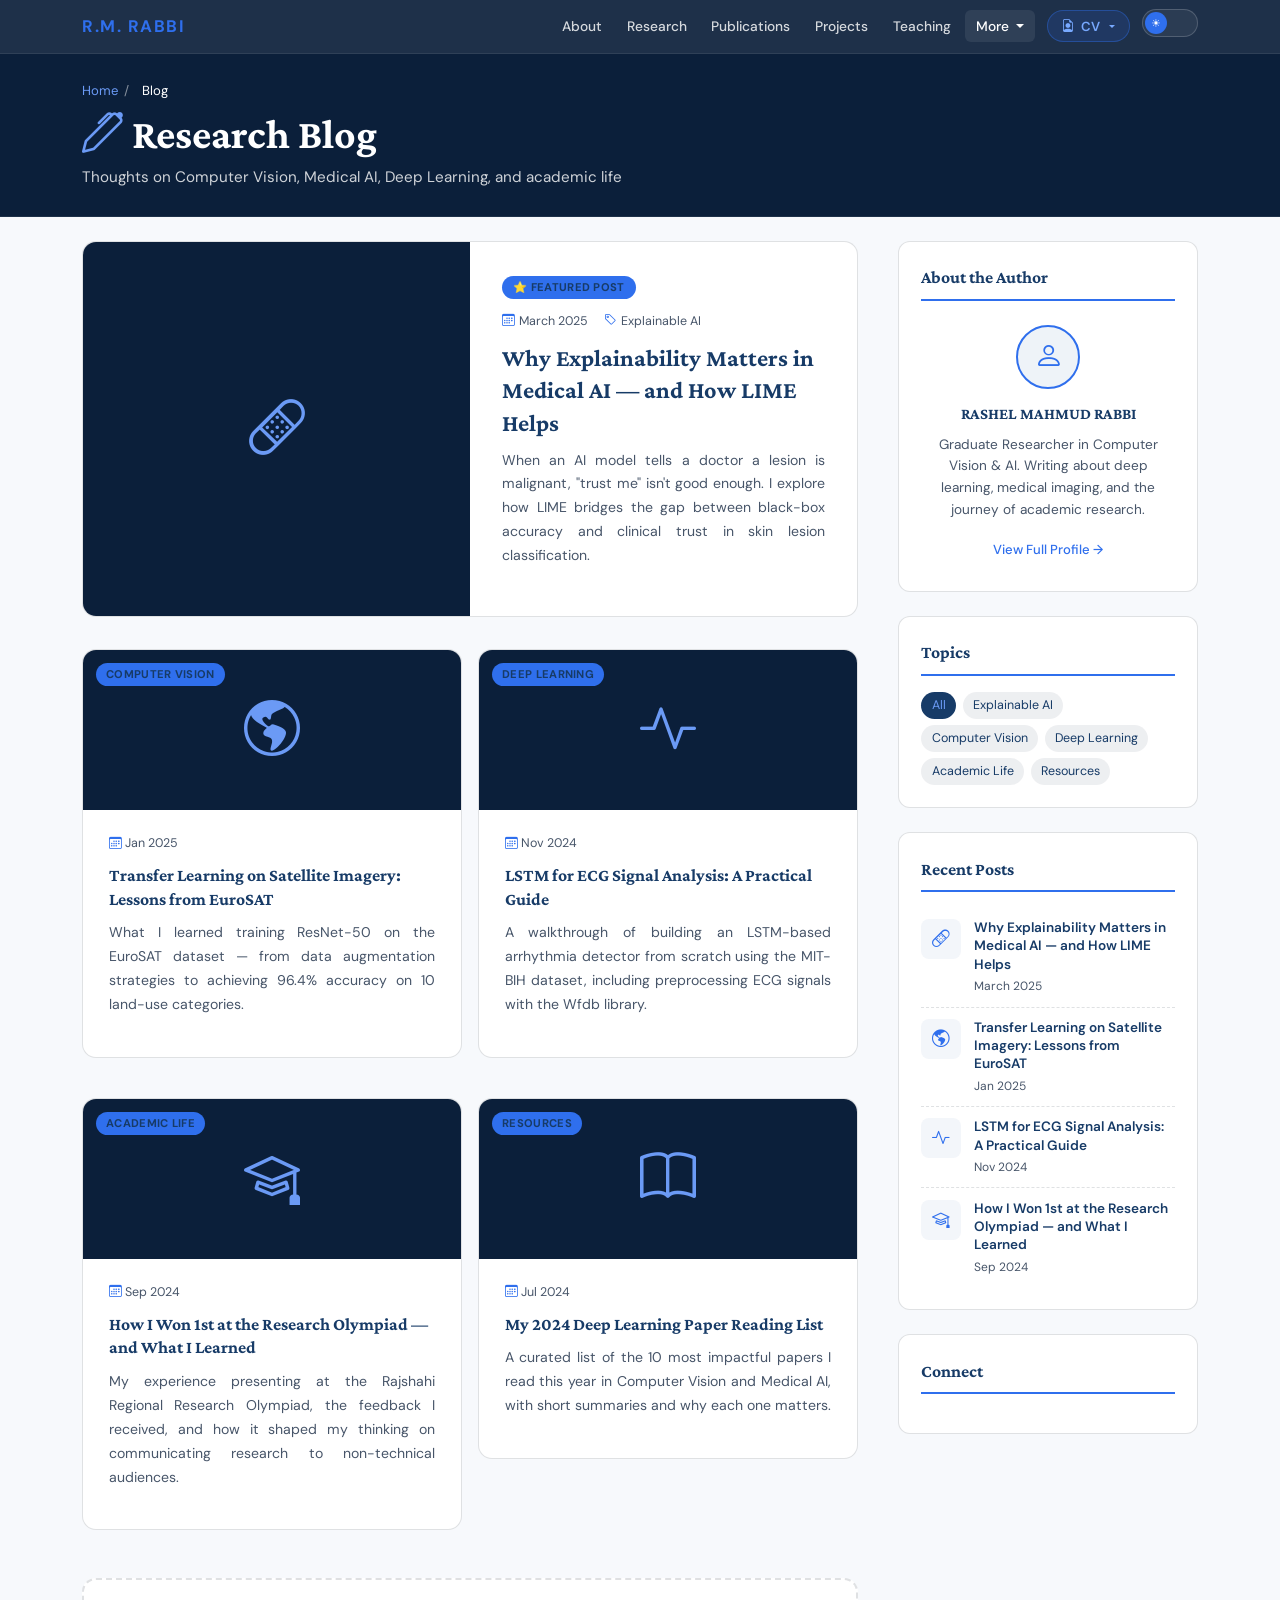
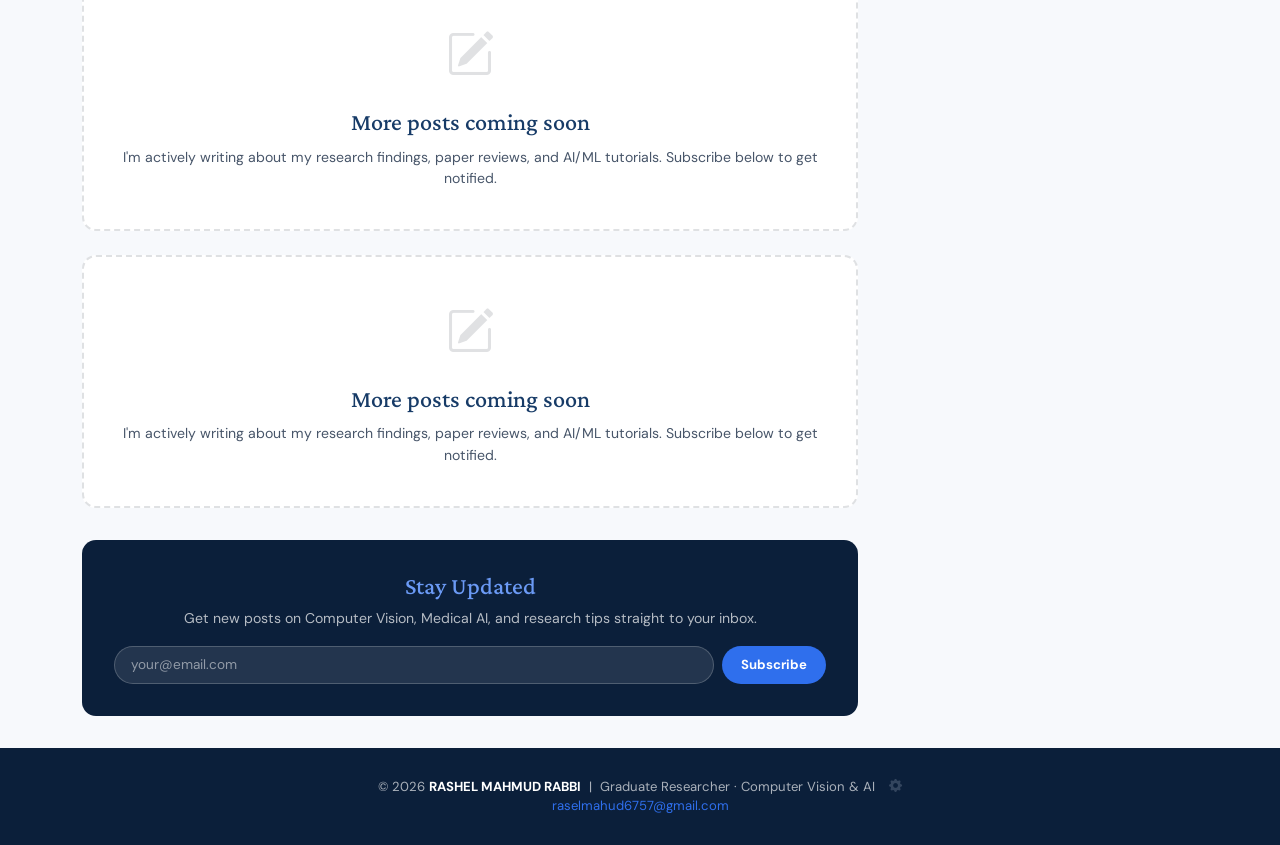
<file: blog/index.html>
<!DOCTYPE html>
<html lang="en">
<head>
  <meta charset="UTF-8"/>
  <meta name="viewport" content="width=device-width, initial-scale=1.0"/>
  <title>Blog – RASHEL MAHMUD RABBI</title>
  <meta name="description" content="Research blog by Rashel Mahmud Rabbi focusing on Computer Vision, Medical AI, Deep Learning, and academic insights."/>
  <!-- Open Graph -->
  <meta property="og:type" content="blog"/>
  <meta property="og:title" content="Blog – RASHEL MAHMUD RABBI"/>
  <meta property="og:description" content="Thoughts on Computer Vision, Medical AI, Deep Learning, and academic life."/>
  <meta property="og:url" content="https://rashelmahmudrabbi.github.io/blog/index.html"/>
  <meta property="og:image" content="https://rashelmahmudrabbi.github.io/media/profile/Prof._Passport_size_image.jpg"/>
  <meta property="og:site_name" content="RASHEL MAHMUD RABBI"/>
  <!-- Twitter Card -->
  <meta name="twitter:card" content="summary_large_image"/>
  <meta name="twitter:title" content="Blog – RASHEL MAHMUD RABBI"/>
  <meta name="twitter:description" content="Thoughts on Computer Vision, Medical AI, Deep Learning, and academic life."/>
  <meta name="twitter:image" content="https://rashelmahmudrabbi.github.io/media/profile/Prof._Passport_size_image.jpg"/>
  <link rel="canonical" href="https://rashelmahmudrabbi.github.io/blog/index.html"/>
  <link rel="icon" type="image/svg+xml" href="data:image/svg+xml,%3Csvg xmlns='http://www.w3.org/2000/svg' width='32' height='32' viewBox='0 0 32 32'%3E%3Crect width='32' height='32' rx='6' fill='%230b1e3d'/%3E%3Ctext x='16' y='21' text-anchor='middle' font-family='Georgia,serif' font-size='13' font-weight='700' fill='%23b8862a'%3ERMR%3C/text%3E%3C/svg%3E"/>
  <link href="https://cdn.jsdelivr.net/npm/bootstrap@5.3.3/dist/css/bootstrap.min.css" rel="stylesheet"/>
  <link href="https://cdn.jsdelivr.net/npm/bootstrap-icons@1.11.3/font/bootstrap-icons.min.css" rel="stylesheet"/>
  <link href="https://fonts.googleapis.com/css2?family=Crimson+Pro:ital,wght@0,300;0,400;0,600;0,700;1,400&family=DM+Sans:wght@300;400;500;600&display=swap" rel="stylesheet"/>
  <link rel="stylesheet" href="../assets/css/styles.css"/>
  <!-- JSON-LD Structured Data -->
  <script type="application/ld+json">
  {
    "@context": "https://schema.org",
    "@type": "Blog",
    "name": "Research Blog – RASHEL MAHMUD RABBI",
    "url": "https://rashelmahmudrabbi.github.io/blog/index.html",
    "description": "Thoughts on Computer Vision, Medical AI, Deep Learning, and academic life.",
    "author": {
      "@type": "Person",
      "name": "RASHEL MAHMUD RABBI"
    }
  }
  </script>
  <style>
    /* BLOG LAYOUT */
    .blog-section{padding:1.5rem 0 2rem;}
    .blog-grid{display:grid;grid-template-columns:1fr 300px;gap:2.5rem;align-items:start;}

    /* POST CARDS */
    .post-card{background:var(--section-bg);border:1px solid var(--border);border-radius:14px;overflow:hidden;margin-bottom:1.5rem;transition:all .25s;}
    .post-card:hover{box-shadow:0 10px 35px rgba(11,30,61,.1);transform:translateY(-2px);}
    .post-img{height:200px;background:var(--navy-deep);display:flex;align-items:center;justify-content:center;font-size:3.5rem;color:var(--gold-soft);position:relative;}
    .post-tag{position:absolute;top:.8rem;left:.8rem;background:var(--gold);color:var(--navy);font-size:.7rem;font-weight:700;padding:.2rem .65rem;border-radius:20px;text-transform:uppercase;letter-spacing:.3px;}
    .post-body{padding:1.5rem 1.6rem;}
    .post-meta{display:flex;gap:1rem;font-size:.78rem;color:var(--text-mid);margin-bottom:.7rem;flex-wrap:wrap;}
    .post-meta span{display:flex;align-items:center;gap:.3rem;}
    .post-meta i{color:var(--gold);}
    .post-title{font-family:'Crimson Pro',serif;font-size:1.3rem;font-weight:700;color:var(--navy);margin-bottom:.6rem;line-height:1.35;}
    .post-title a{color:inherit;text-decoration:none;transition:color .2s;}
    .post-title a:hover{color:var(--gold);}
    .post-excerpt{font-size:.88rem;color:var(--text-mid);line-height:1.7;margin-bottom:1rem;text-align:justify;text-justify:inter-word;}
    .post-read-more{color:var(--gold);font-size:.85rem;font-weight:600;text-decoration:none;display:inline-flex;align-items:center;gap:.4rem;transition:gap .2s;}
    .post-read-more:hover{color:var(--navy);gap:.7rem;}

    /* FEATURED POST */
    .featured-post{background:var(--section-bg);border:1px solid var(--border);border-radius:14px;overflow:hidden;margin-bottom:2rem;display:grid;grid-template-columns:1fr 1fr;}
    .featured-post .post-img{height:100%;min-height:240px;}
    .featured-post .post-body{padding:2rem;}
    .featured-post .post-title{font-size:1.5rem;}
    .featured-badge{display:inline-block;background:var(--gold);color:var(--navy);font-size:.7rem;font-weight:700;padding:.2rem .7rem;border-radius:20px;margin-bottom:.8rem;text-transform:uppercase;letter-spacing:.3px;}

    /* SIDEBAR */
    .sidebar-card{background:var(--section-bg);border:1px solid var(--border);border-radius:12px;padding:1.4rem;margin-bottom:1.5rem;}
    .sidebar-title{font-family:'Crimson Pro',serif;font-size:1.1rem;font-weight:700;color:var(--navy);margin-bottom:1rem;padding-bottom:.5rem;border-bottom:2px solid var(--gold);}
    .tag-cloud{display:flex;flex-wrap:wrap;gap:.4rem;}
    .tag{font-size:.78rem;background:rgba(11,30,61,.07);color:var(--navy);padding:.25rem .65rem;border-radius:20px;cursor:pointer;transition:all .2s;text-decoration:none;}
    .tag:hover, .tag.active{background:var(--navy);color:var(--gold-lt);}
    .recent-post{display:flex;gap:.8rem;align-items:flex-start;padding:.7rem 0;border-bottom:1px dashed var(--border);cursor:pointer;}
    .recent-post:last-child{border-bottom:none;}
    .recent-icon{width:40px;height:40px;border-radius:8px;background:var(--surface-2);display:flex;align-items:center;justify-content:center;color:var(--gold);font-size:1.1rem;flex-shrink:0;}
    .recent-title{font-size:.85rem;font-weight:600;color:var(--navy);line-height:1.35;margin-bottom:.2rem;}
    .recent-title a{color:inherit;text-decoration:none;}
    .recent-title a:hover{color:var(--gold);}
    .recent-date{font-size:.75rem;color:var(--text-mid);}
    .about-widget{text-align:center;padding:.5rem 0;}
    .about-avatar{width:64px;height:64px;border-radius:50%;border:2px solid var(--gold);background:var(--cream);display:flex;align-items:center;justify-content:center;font-size:1.8rem;color:var(--gold);margin:0 auto .8rem;}
    .about-widget p{font-size:.85rem;color:var(--text-mid);line-height:1.6;}
    .about-widget a{color:var(--gold);font-size:.82rem;font-weight:500;text-decoration:none;}

    /* COMING SOON STATE */
    .coming-soon{text-align:center;padding:2.5rem 2rem;background:var(--section-bg);border:2px dashed var(--border);border-radius:14px;}
    .coming-soon i{font-size:3rem;color:var(--border);display:block;margin-bottom:1rem;}
    .coming-soon h4{font-family:'Crimson Pro',serif;color:var(--navy);margin-bottom:.6rem;}
    .coming-soon p{font-size:.88rem;color:var(--text-mid);margin:0;}

    /* NEWSLETTER */
    .newsletter-card{background:var(--navy-deep);border-radius:14px;padding:2rem;text-align:center;margin-top:2rem;}
    [data-theme="dark"] .newsletter-card{background:var(--surface);border:1px solid var(--line);}
    .newsletter-card h4{font-family:'Crimson Pro',serif;color:var(--gold-lt);margin-bottom:.5rem;}
    .newsletter-card p{color:rgba(255,255,255,.7);font-size:.88rem;margin-bottom:1rem;}
    [data-theme="dark"] .newsletter-card p{color:var(--ink-soft);}
    .newsletter-input{display:flex;gap:.5rem;}
    .newsletter-input input{flex:1;border:none;border-radius:25px;padding:.5rem 1rem;font-size:.85rem;background:rgba(255,255,255,.1);color:#fff;border:1px solid rgba(255,255,255,.2);}
    [data-theme="dark"] .newsletter-input input{background:var(--surface-2);color:var(--ink);border-color:var(--line);}
    .newsletter-input input::placeholder{color:rgba(255,255,255,.5);}
    .newsletter-input button{background:var(--gold);border:none;color:#ffffff;font-weight:700;font-size:.82rem;padding:.5rem 1.2rem;border-radius:25px;transition:background .2s;white-space:nowrap;}
    .newsletter-input button:hover{background:var(--gold-soft);}
    [data-theme="dark"] .newsletter-input button{color:#0B1F3A;}

    @media(max-width:900px){
      .blog-grid{grid-template-columns:1fr;}
      .featured-post{grid-template-columns:1fr;}
      .featured-post .post-img{height:200px;}
    }
  </style>
</head>
<body>
<a class="skip-to-content" href="#main-content">Skip to main content</a>
<div class="reading-progress" id="readingProgress"></div>

<!-- NAVBAR -->
<nav class="navbar navbar-expand-lg">
  <div class="container">
    <a class="navbar-brand d-flex align-items-center" href="../index.html" id="navBrand">
      R.M. RABBI
    </a>
    <button class="navbar-toggler" type="button" data-bs-toggle="collapse" data-bs-target="#navMenu" aria-label="Toggle navigation">
      <span class="navbar-toggler-icon"></span>
    </button>
    <div class="collapse navbar-collapse" id="navMenu">
      <ul class="navbar-nav ms-auto align-items-center gap-1">
        <li class="nav-item"><a class="nav-link" href="../index.html#objective">About</a></li>
        <li class="nav-item"><a class="nav-link" href="../index.html#research">Research</a></li>
        <li class="nav-item"><a class="nav-link" href="../publications/index.html">Publications</a></li>
        <li class="nav-item"><a class="nav-link" href="../projects/index.html">Projects</a></li>
        <li class="nav-item"><a class="nav-link" href="../teaching/index.html">Teaching</a></li>
        
        <!-- MORE DROPDOWN -->
        <li class="nav-item dropdown">
          <a class="nav-link dropdown-toggle active" href="#" id="moreDropdown" role="button" data-bs-toggle="dropdown" aria-expanded="false">
            More
          </a>
          <ul class="dropdown-menu dropdown-menu-end" aria-labelledby="moreDropdown">
            <li><a class="dropdown-item" href="../index.html#education"><i class="bi bi-mortarboard"></i> Education</a></li>
            <li><a class="dropdown-item" href="../index.html#skills"><i class="bi bi-code-slash"></i> Skills</a></li>
            <li><a class="dropdown-item" href="../index.html#awards"><i class="bi bi-trophy"></i> Awards &amp; Honors</a></li>
            <li><a class="dropdown-item" href="../index.html#gallery"><i class="bi bi-images"></i> Gallery</a></li>
            <li><hr class="dropdown-divider" style="opacity:0.1;"></li>
            <li><a class="dropdown-item active" href="../blog/index.html"><i class="bi bi-newspaper"></i> Blog</a></li>
          </ul>
        </li>

        <!-- CV ACTION BUTTON WITH OPTIONS -->
        <li class="nav-item dropdown ms-lg-2 my-2 my-lg-0">
          <button class="nav-cv-btn dropdown-toggle" type="button" id="cvMenuBtn" data-bs-toggle="dropdown" aria-expanded="false">
            <i class="bi bi-file-earmark-person"></i> CV
          </button>
          <ul class="dropdown-menu dropdown-menu-end cv-dropdown-menu" aria-labelledby="cvMenuBtn">
            <li>
              <a class="cv-dropdown-item" href="../cv/index.html">
                <i class="bi bi-eye"></i>
                <div>
                  <span class="cv-dropdown-title">Show CV</span>
                  <span class="cv-dropdown-sub">View online CV</span>
                </div>
              </a>
            </li>
            <li><hr class="dropdown-divider" style="opacity:0.1;margin:.3rem 0;"></li>
            <li>
              <a class="cv-dropdown-item nav-cv-download-link" href="https://portfolio-backend-u.vercel.app/api/cv/download" target="_blank">
                <i class="bi bi-download"></i>
                <div>
                  <span class="cv-dropdown-title">Download CV</span>
                  <span class="cv-dropdown-sub">PDF document</span>
                </div>
              </a>
            </li>
          </ul>
        </li>
        
        <!-- THEME TOGGLE -->
        <li class="nav-item ms-lg-2">
          <button id="themeToggle" aria-label="Toggle dark mode" onclick="toggleTheme()"><span class="knob">☀</span></button>
        </li>
      </ul>
    </div>
  </div>
</nav>

<section class="page-hero">
  <div class="container">
    <div class="breadcrumb-nav mb-2">
      <a href="../index.html">Home</a><span>/</span><span style="color:#fff">Blog</span>
    </div>
    <h1><i class="bi bi-pen me-2" style="color:var(--gold-lt)"></i>Research Blog</h1>
    <p>Thoughts on Computer Vision, Medical AI, Deep Learning, and academic life</p>
  </div>
</section>

<div class="blog-section">
  <div class="container">
    <div class="blog-grid">

      <!-- MAIN CONTENT -->
      <div>

        <!-- POSTS CONTAINER -->
        <div id="blogPostsContainer">
          <div class="blog-card featured"><div class="blog-card-img skeleton" style="height:220px;"></div><div class="blog-card-body"><div class="skeleton skeleton-line-sm" style="width:120px;"></div><div class="skeleton skeleton-line-lg" style="width:70%;margin-top:.5rem;"></div><div class="skeleton skeleton-line mt-3" style="width:95%;"></div><div class="skeleton skeleton-line" style="width:85%;"></div></div></div>
          <div class="blog-card"><div class="blog-card-body"><div class="skeleton skeleton-line-sm" style="width:100px;"></div><div class="skeleton skeleton-line-lg" style="width:80%;margin-top:.5rem;"></div><div class="skeleton skeleton-line mt-3" style="width:100%;"></div><div class="skeleton skeleton-line" style="width:75%;"></div></div></div>
          <div class="blog-card"><div class="blog-card-body"><div class="skeleton skeleton-line-sm" style="width:110px;"></div><div class="skeleton skeleton-line-lg" style="width:75%;margin-top:.5rem;"></div><div class="skeleton skeleton-line mt-3" style="width:90%;"></div><div class="skeleton skeleton-line" style="width:65%;"></div></div></div>
        </div>

        <!-- COMING SOON note -->
        <div class="coming-soon mt-4">
          <i class="bi bi-pencil-square"></i>
          <h4>More posts coming soon</h4>
          <p>I'm actively writing about my research findings, paper reviews, and AI/ML tutorials. Subscribe below to get notified.</p>
        </div>

        <!-- NEWSLETTER -->
        <div class="newsletter-card">
          <h4>Stay Updated</h4>
          <p>Get new posts on Computer Vision, Medical AI, and research tips straight to your inbox.</p>
          <div id="newsletter-form-wrap">
            <form id="newsletter-form"
                  action="https://formspree.io/f/xdabpnne"
                  method="POST"
                  onsubmit="handleSubscribe(event)">
              <input type="hidden" name="_subject" value="New subscriber – Rashel's Blog"/>
              <div class="newsletter-input">
                <input type="email" name="email" placeholder="your@email.com" required/>
                <button type="submit" id="sub-btn">Subscribe</button>
              </div>
            </form>
            <div id="newsletter-success" style="display:none;color:var(--gold-lt);font-size:.9rem;margin-top:.8rem;font-weight:500;">
              ✓ Thank you! You'll hear from me when I publish new posts.
            </div>
            <div id="newsletter-error" style="display:none;color:#f88;font-size:.85rem;margin-top:.8rem;">
              Something went wrong. Please try again or email me directly.
            </div>
          </div>
        </div>

      </div><!-- end main -->

      <!-- SIDEBAR -->
      <div>

        <div class="sidebar-card">
          <div class="sidebar-title">About the Author</div>
          <div class="about-widget">
            <div class="about-avatar"><i class="bi bi-person"></i></div>
            <strong style="font-family:'Crimson Pro',serif;color:var(--navy);font-size:1rem;" id="authorName">RASHEL MAHMUD RABBI</strong>
            <p class="mt-2" id="authorBio">Graduate Researcher in Computer Vision &amp; AI. Writing about deep learning, medical imaging, and the journey of academic research.</p>
            <a href="../index.html">View Full Profile →</a>
          </div>
        </div>

        <div class="sidebar-card">
          <div class="sidebar-title">Topics</div>
          <div class="tag-cloud" id="tagCloud"></div>
        </div>

        <div class="sidebar-card">
          <div class="sidebar-title">Recent Posts</div>
          <div id="recentPostsList"></div>
        </div>

        <div class="sidebar-card">
          <div class="sidebar-title">Connect</div>
          <div class="d-flex flex-column gap-2" id="connectLinks"></div>
        </div>

      </div><!-- end sidebar -->
    </div><!-- end blog-grid -->
  </div>
</div>

</main>
<footer>
  <div class="container">
    <p class="mb-0">
      © <span id="footerYear">2026</span> <strong style="color:#fff;" id="footerName">RASHEL MAHMUD RABBI</strong> &nbsp;|&nbsp; <span id="footerTitle">Graduate Researcher · Computer Vision &amp; AI</span>
      <a href="https://portfolio-backend-u.vercel.app/admin" target="_blank" title="Admin Dashboard" class="footer-admin-link"><i class="bi bi-gear-fill"></i></a>
    </p>
    <p class="mb-0"><a href="mailto:raselmahud6757@gmail.com" id="footerEmail">raselmahud6757@gmail.com</a></p>
  </div>
</footer>

<button id="scrollTop" aria-label="Scroll to top"><i class="bi bi-arrow-up"></i></button>
<script src="https://cdn.jsdelivr.net/npm/bootstrap@5.3.3/dist/js/bootstrap.bundle.min.js"></script>
<script src="../assets/js/theme.js"></script>
<script>
  async function handleSubscribe(e) {
    e.preventDefault();
    const btn = document.getElementById('sub-btn');
    const form = document.getElementById('newsletter-form');
    const successMsg = document.getElementById('newsletter-success');
    const errorMsg = document.getElementById('newsletter-error');
    btn.textContent = 'Sending…';
    btn.disabled = true;
    errorMsg.style.display = 'none';
    try {
      const res = await fetch(form.action, {
        method: 'POST',
        body: new FormData(form),
        headers: { 'Accept': 'application/json' }
      });
      if (res.ok) {
        form.style.display = 'none';
        successMsg.style.display = 'block';
      } else {
        throw new Error('Server error');
      }
    } catch {
      errorMsg.style.display = 'block';
      btn.textContent = 'Subscribe';
      btn.disabled = false;
    }
  }

  // Share blog post
  function shareBlogPost(platform, title, url) {
    const encodedTitle = encodeURIComponent(title);
    const encodedUrl = encodeURIComponent(url || window.location.href);
    const urls = {
      twitter: `https://twitter.com/intent/tweet?text=${encodedTitle}&url=${encodedUrl}`,
      linkedin: `https://www.linkedin.com/sharing/share-offsite/?url=${encodedUrl}`,
      copy: null
    };
    if (platform === 'copy') {
      navigator.clipboard.writeText(url || window.location.href);
      return;
    }
    window.open(urls[platform], '_blank', 'width=600,height=400');
  }

  // Navbar scroll + Reading progress + Back-to-top
  window.addEventListener('scroll', () => {
    const navbar = document.querySelector('.navbar');
    const scrollTopBtn = document.getElementById('scrollTop');
    const progressBar = document.getElementById('readingProgress');
    if (navbar) navbar.classList.toggle('navbar-scrolled', window.scrollY > 60);
    if (scrollTopBtn) scrollTopBtn.classList.toggle('visible', window.scrollY > 400);
    if (progressBar) {
      const scrollTop = window.scrollY;
      const docHeight = document.documentElement.scrollHeight - window.innerHeight;
      progressBar.style.width = docHeight > 0 ? (scrollTop / docHeight * 100) + '%' : '0%';
    }
  });
  const scrollTopBtn = document.getElementById('scrollTop');
  if (scrollTopBtn) scrollTopBtn.addEventListener('click', () => window.scrollTo({ top: 0, behavior: 'smooth' }));
</script>
<script src="../assets/js/config.js"></script>
<script src="../assets/js/api.js"></script>
<script src="../assets/js/site-blog.js"></script>
</body>
</html>
</file>
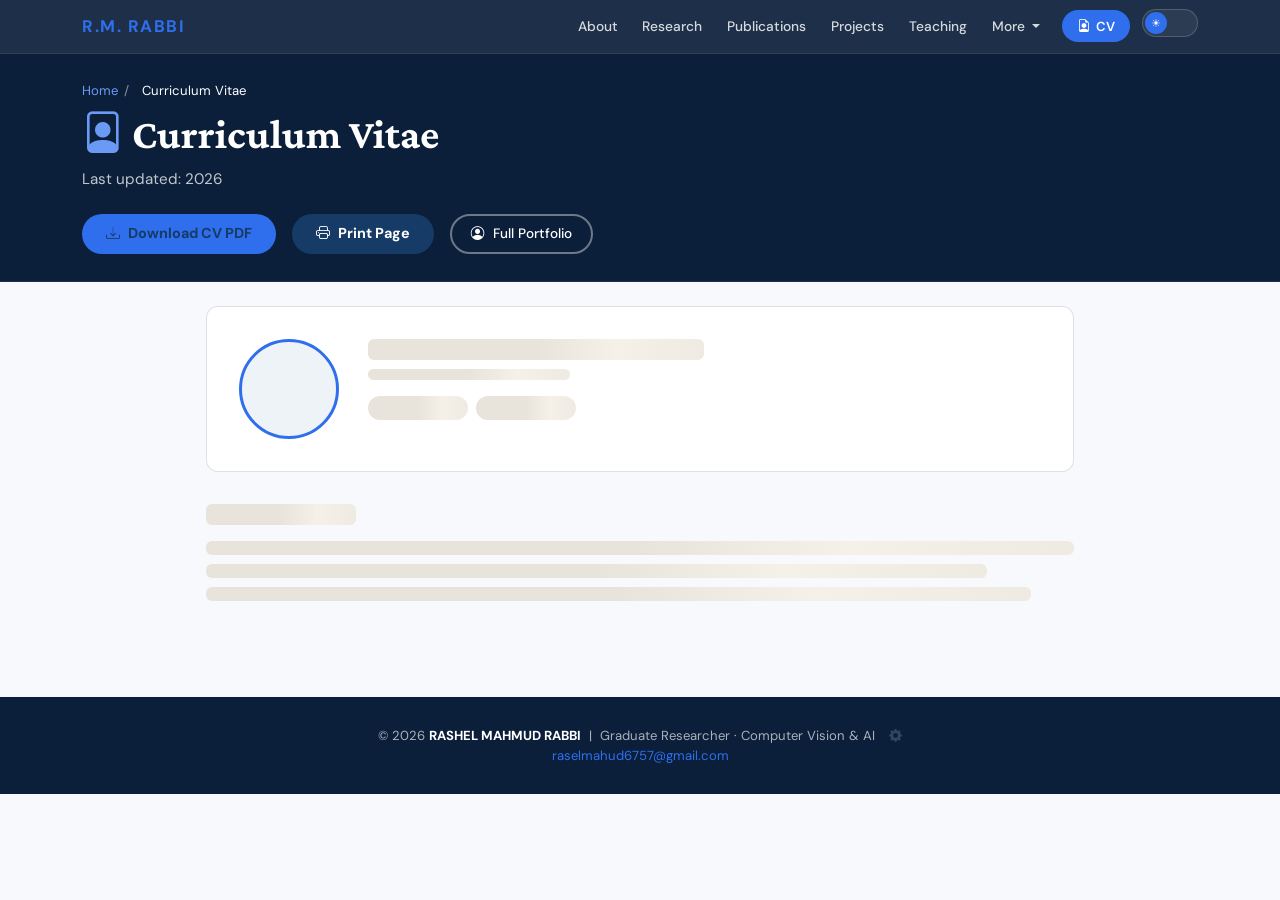
<file: cv/index.html>
<!DOCTYPE html>
<html lang="en">
<head>
  <meta charset="UTF-8"/>
  <meta name="viewport" content="width=device-width, initial-scale=1.0"/>
  <title>Curriculum Vitae – RASHEL MAHMUD RABBI</title>
  <meta name="description" content="Academic Curriculum Vitae of Rashel Mahmud Rabbi – Graduate Researcher in Computer Vision, Medical AI, and Deep Learning."/>
  <!-- Open Graph -->
  <meta property="og:type" content="profile"/>
  <meta property="og:title" content="Curriculum Vitae – RASHEL MAHMUD RABBI"/>
  <meta property="og:description" content="Academic Curriculum Vitae of Rashel Mahmud Rabbi – Graduate Researcher in Computer Vision and AI."/>
  <meta property="og:url" content="https://rashelmahmudrabbi.github.io/cv/index.html"/>
  <meta property="og:image" content="https://rashelmahmudrabbi.github.io/media/profile/Prof._Passport_size_image.jpg"/>
  <meta property="og:site_name" content="RASHEL MAHMUD RABBI"/>
  <!-- Twitter Card -->
  <meta name="twitter:card" content="summary_large_image"/>
  <meta name="twitter:title" content="Curriculum Vitae – RASHEL MAHMUD RABBI"/>
  <meta name="twitter:description" content="Academic Curriculum Vitae of Rashel Mahmud Rabbi – Graduate Researcher in Computer Vision and AI."/>
  <meta name="twitter:image" content="https://rashelmahmudrabbi.github.io/media/profile/Prof._Passport_size_image.jpg"/>
  <link rel="canonical" href="https://rashelmahmudrabbi.github.io/cv/index.html"/>
  <link rel="icon" type="image/svg+xml" href="data:image/svg+xml,%3Csvg xmlns='http://www.w3.org/2000/svg' width='32' height='32' viewBox='0 0 32 32'%3E%3Crect width='32' height='32' rx='6' fill='%230b1e3d'/%3E%3Ctext x='16' y='21' text-anchor='middle' font-family='Georgia,serif' font-size='13' font-weight='700' fill='%23b8862a'%3ERMR%3C/text%3E%3C/svg%3E"/>
  <link href="https://cdn.jsdelivr.net/npm/bootstrap@5.3.3/dist/css/bootstrap.min.css" rel="stylesheet"/>
  <link href="https://cdn.jsdelivr.net/npm/bootstrap-icons@1.11.3/font/bootstrap-icons.min.css" rel="stylesheet"/>
  <link href="https://fonts.googleapis.com/css2?family=Crimson+Pro:ital,wght@0,300;0,400;0,600;0,700;1,400&family=DM+Sans:wght@300;400;500;600&display=swap" rel="stylesheet"/>
  <link rel="stylesheet" href="../assets/css/styles.css"/>
  <!-- JSON-LD Structured Data -->
  <script type="application/ld+json">
  {
    "@context": "https://schema.org",
    "@type": "ProfilePage",
    "name": "Curriculum Vitae – RASHEL MAHMUD RABBI",
    "url": "https://rashelmahmudrabbi.github.io/cv/index.html",
    "mainEntity": {
      "@type": "Person",
      "name": "RASHEL MAHMUD RABBI",
      "jobTitle": "Graduate Researcher – Computer Vision & AI"
    }
  }
  </script>
  <style>
    .btn-download-cv{background:var(--gold);border:none;color:var(--navy);font-weight:700;font-size:.9rem;padding:.55rem 1.5rem;border-radius:25px;transition:all .25s;display:inline-flex;align-items:center;gap:.5rem;text-decoration:none;}
    .btn-download-cv:hover{background:var(--gold-lt);color:var(--navy);}
    .btn-view-online{background:transparent;border:2px solid rgba(255,255,255,.4);color:#fff;font-weight:500;font-size:.85rem;padding:.45rem 1.2rem;border-radius:25px;transition:all .25s;display:inline-flex;align-items:center;gap:.5rem;text-decoration:none;}
    .btn-view-online:hover{border-color:#fff;background:rgba(255,255,255,.1);color:#fff;}

    /* CV LAYOUT */
    .cv-wrapper{max-width:900px;margin:1.5rem auto;padding:0 1rem 2rem;}

    /* SECTION */
    .cv-section{margin-bottom:2.5rem;}
    .cv-section-title{font-size:1rem;font-weight:700;color:var(--navy);text-transform:uppercase;letter-spacing:1.5px;padding-bottom:.5rem;border-bottom:2px solid var(--gold);margin-bottom:1.2rem;display:flex;align-items:center;gap:.5rem;}
    .cv-section-title i{color:var(--gold);font-size:1rem;}

    /* PROFILE CARD */
    .cv-profile-card{background:var(--section-bg);border:1px solid var(--border);border-radius:12px;padding:2rem;margin-bottom:2rem;display:flex;gap:1.8rem;align-items:flex-start;}
    .cv-avatar{width:100px;height:100px;border-radius:50%;border:3px solid var(--gold);object-fit:cover;flex-shrink:0;background:var(--cream);display:flex;align-items:center;justify-content:center;font-size:2.5rem;color:var(--gold);}
    .cv-name{font-size:1.8rem;font-weight:700;color:var(--navy);line-height:1.1;margin-bottom:.3rem;}
    .cv-title-text{color:var(--gold);font-size:.9rem;font-weight:500;letter-spacing:.5px;text-transform:uppercase;margin-bottom:.8rem;}
    .cv-contact-row{display:flex;flex-wrap:wrap;gap:.5rem 1.5rem;}
    .cv-contact-item{font-size:.83rem;color:var(--text-mid);display:flex;align-items:center;gap:.3rem;}
    .cv-contact-item a{color:var(--text-mid);text-decoration:none;}
    .cv-contact-item a:hover{color:var(--gold);}
    .cv-contact-item i{color:var(--gold);font-size:.9rem;}

    /* TIMELINE */
    .cv-timeline{position:relative;padding-left:1.8rem;}
    .cv-timeline::before{content:'';position:absolute;left:.5rem;top:0;bottom:0;width:2px;background:var(--border);}
    .cv-item{position:relative;margin-bottom:1.5rem;}
    .cv-dot{position:absolute;left:-1.68rem;top:.3rem;width:12px;height:12px;border-radius:50%;background:var(--gold);border:2px solid var(--off-white);box-shadow:0 0 0 2px var(--gold);}
    .cv-item-card{background:var(--section-bg);border:1px solid var(--border);border-radius:8px;padding:1.2rem 1.4rem;}
    .cv-item-title{font-weight:700;color:var(--navy);font-size:1rem;margin-bottom:.2rem;}
    .cv-item-org{color:var(--gold);font-size:.87rem;font-weight:500;margin-bottom:.2rem;}
    .cv-item-meta{color:var(--text-mid);font-size:.82rem;margin-bottom:.5rem;display:flex;gap:.8rem;flex-wrap:wrap;}
    .cv-item-meta span{display:flex;align-items:center;gap:.25rem;}
    .cv-item-desc{font-size:.88rem;color:var(--text-mid);line-height:1.65;}
    .cv-item-desc ul{margin:.4rem 0 0;padding-left:1.1rem;}
    .cv-item-desc li{margin-bottom:.25rem;}

    /* SKILLS GRID */
    .skills-grid{display:grid;grid-template-columns:repeat(2,1fr);gap:1rem;}
    .skill-group{background:var(--section-bg);border:1px solid var(--border);border-radius:8px;padding:1rem 1.2rem;}
    .skill-group-label{font-size:.75rem;font-weight:700;text-transform:uppercase;letter-spacing:.8px;color:var(--text-mid);margin-bottom:.7rem;}
    .skill-tag{display:inline-block;background:var(--navy);color:#e8e8f5;font-size:.78rem;padding:.28rem .75rem;border-radius:20px;margin:.2rem .2rem .2rem 0;}

    /* TWO-COL LAYOUT */
    .two-col{display:grid;grid-template-columns:1fr 1fr;gap:1.5rem;}

    /* PUBS MINI */
    .pub-mini{background:var(--section-bg);border:1px solid var(--border);border-radius:8px;padding:1rem 1.2rem;margin-bottom:.7rem;border-left:4px solid var(--gold);}
    .pub-mini-title{font-family:'Crimson Pro',serif;font-size:1rem;font-weight:700;color:var(--navy);margin-bottom:.3rem;line-height:1.35;}
    .pub-mini-meta{font-size:.8rem;color:var(--text-mid);}
    .pub-mini-badge{font-size:.68rem;font-weight:700;text-transform:uppercase;padding:.15rem .5rem;border-radius:10px;margin-right:.3rem;}
    .badge-conference{background:#cce5ff;color:#004085;}
    .badge-journal{background:#d4edda;color:#155724;}
    .status-published{color:#155724;font-size:.75rem;font-weight:600;}
    .status-under_review{color:#856404;font-size:.75rem;font-weight:600;}

    /* REFS */
    .ref-mini{background:var(--section-bg);border:1px solid var(--border);border-top:3px solid var(--gold);border-radius:8px;padding:1.1rem 1.2rem;}
    .ref-mini-name{font-weight:700;color:var(--navy);font-size:.97rem;margin-bottom:.2rem;}
    .ref-mini-role{font-size:.82rem;color:var(--gold);font-weight:500;}
    .ref-mini-org{font-size:.8rem;color:var(--text-mid);margin-bottom:.5rem;}
    .ref-mini a{font-size:.8rem;color:var(--text-mid);text-decoration:none;display:block;}
    .ref-mini a:hover{color:var(--gold);}

    /* PRINT / PDF NOTE */
    .pdf-note{background:var(--cream);border:1px solid var(--border);border-radius:8px;padding:.9rem 1.2rem;text-align:center;margin-bottom:2rem;font-size:.85rem;color:var(--text-mid);}
    .pdf-note i{color:var(--gold);margin-right:.4rem;}

    /* EMBED MODE (when displayed inside modal popup) */
    html.is-embedded,
    body.is-embedded {
      background: var(--bg) !important;
    }
    .is-embedded .navbar,
    .is-embedded .page-hero,
    .is-embedded footer,
    .is-embedded #scrollTop {
      display: none !important;
    }
    .is-embedded .cv-wrapper {
      margin-top: 1rem !important;
      padding-top: 0 !important;
    }

    @media(max-width:768px){
      .cv-profile-card{flex-direction:column;gap:1rem;}
      .skills-grid,.two-col{grid-template-columns:1fr;}
    }
    @media print{
      .navbar,.filter-bar,.pdf-note,footer,#scrollTop{display:none!important;}
      .cv-wrapper{margin:0;padding:0;}
      .cv-item-card,.skill-group,.pub-mini,.ref-mini,.edu-table{break-inside:avoid;}
    }
  </style>
  <script>
    // Detect if embedded in modal or query param ?embed=1
    try {
      if (window.self !== window.top || new URLSearchParams(window.location.search).get('embed') === '1') {
        document.documentElement.classList.add('is-embedded');
      }
    } catch (e) {
      document.documentElement.classList.add('is-embedded');
    }
  </script>
</head>
<body>

<!-- NAVBAR -->
<nav class="navbar navbar-expand-lg">
  <div class="container">
    <a class="navbar-brand d-flex align-items-center" href="../index.html" id="navBrand">
      R.M. RABBI
    </a>
    <button class="navbar-toggler" type="button" data-bs-toggle="collapse" data-bs-target="#navMenu" aria-label="Toggle navigation">
      <span class="navbar-toggler-icon"></span>
    </button>
    <div class="collapse navbar-collapse" id="navMenu">
      <ul class="navbar-nav ms-auto align-items-center gap-1">
        <li class="nav-item"><a class="nav-link" href="../index.html#objective">About</a></li>
        <li class="nav-item"><a class="nav-link" href="../index.html#research">Research</a></li>
        <li class="nav-item"><a class="nav-link" href="../publications/index.html">Publications</a></li>
        <li class="nav-item"><a class="nav-link" href="../projects/index.html">Projects</a></li>
        <li class="nav-item"><a class="nav-link" href="../teaching/index.html">Teaching</a></li>
        
        <!-- MORE DROPDOWN -->
        <li class="nav-item dropdown">
          <a class="nav-link dropdown-toggle" href="#" id="moreDropdown" role="button" data-bs-toggle="dropdown" aria-expanded="false">
            More
          </a>
          <ul class="dropdown-menu dropdown-menu-end" aria-labelledby="moreDropdown">
            <li><a class="dropdown-item" href="../index.html#education"><i class="bi bi-mortarboard"></i> Education</a></li>
            <li><a class="dropdown-item" href="../index.html#skills"><i class="bi bi-code-slash"></i> Skills</a></li>
            <li><a class="dropdown-item" href="../index.html#awards"><i class="bi bi-trophy"></i> Awards &amp; Honors</a></li>
            <li><a class="dropdown-item" href="../index.html#gallery"><i class="bi bi-images"></i> Gallery</a></li>
            <li><hr class="dropdown-divider" style="opacity:0.1;"></li>
            <li><a class="dropdown-item" href="../blog/index.html"><i class="bi bi-newspaper"></i> Blog</a></li>
          </ul>
        </li>

        <!-- CV ACTION BUTTON -->
        <li class="nav-item ms-lg-2 my-2 my-lg-0">
          <a class="nav-cv-btn" style="background:var(--gold);color:#ffffff!important;" href="../cv/index.html"><i class="bi bi-file-earmark-person"></i> CV</a>
        </li>
        
        <!-- THEME TOGGLE -->
        <li class="nav-item ms-lg-2">
          <button id="themeToggle" aria-label="Toggle dark mode" onclick="toggleTheme()"><span class="knob">☀</span></button>
        </li>
      </ul>
    </div>
  </div>
</nav>

<section class="page-hero">
  <div class="container">
    <div class="breadcrumb-nav mb-2">
      <a href="../index.html">Home</a><span>/</span><span style="color:#fff">Curriculum Vitae</span>
    </div>
    <h1><i class="bi bi-file-person me-2" style="color:var(--gold-lt)"></i>Curriculum Vitae</h1>
    <p style="color:rgba(255,255,255,.75);margin:.5rem 0 1.5rem;">Last updated: <span id="cvLastUpdated">2026</span></p>
    <div class="d-flex gap-3 flex-wrap">
      <a id="cvDownloadBtn" class="btn-download-cv nav-cv-download-link" href="https://portfolio-backend-u.vercel.app/api/cv/download" target="_blank">
        <i class="bi bi-download"></i> Download CV PDF
      </a>
      <a class="btn-download-cv" style="background:var(--navy);color:#fff;" href="#" onclick="window.print();return false;" onmouseover="this.style.background='var(--navy-mid)';" onmouseout="this.style.background='var(--navy)';">
        <i class="bi bi-printer"></i> Print Page
      </a>
      <a class="btn-view-online" href="../index.html">
        <i class="bi bi-person-circle"></i> Full Portfolio
      </a>
    </div>
  </div>
</section>

<div class="cv-wrapper" id="cvWrapper">
  <div class="cv-profile-card">
    <div class="skeleton skeleton-circle cv-avatar"></div>
    <div class="flex-grow-1">
      <div class="skeleton skeleton-line-lg" style="width:50%;"></div>
      <div class="skeleton skeleton-line-sm" style="width:30%;"></div>
      <div class="mt-3 d-flex gap-2">
        <div class="skeleton" style="width:100px;height:24px;border-radius:12px;"></div>
        <div class="skeleton" style="width:100px;height:24px;border-radius:12px;"></div>
      </div>
    </div>
  </div>
  <div class="cv-section">
    <div class="skeleton skeleton-line-lg" style="width:150px;margin-bottom:1rem;"></div>
    <div class="skeleton skeleton-line" style="width:100%;"></div>
    <div class="skeleton skeleton-line" style="width:90%;"></div>
    <div class="skeleton skeleton-line" style="width:95%;"></div>
  </div>
</div><!-- end cv-wrapper -->

<footer>
  <div class="container">
    <p class="mb-0">
      © <span id="footerYear">2026</span> <strong style="color:#fff;" id="footerName">RASHEL MAHMUD RABBI</strong> &nbsp;|&nbsp; <span id="footerTitle">Graduate Researcher · Computer Vision &amp; AI</span>
      <a href="https://portfolio-backend-u.vercel.app/admin" target="_blank" title="Admin Dashboard" class="footer-admin-link" style="color: #5c6b82; opacity: 0.5; transition: all 0.2s; margin-left: 10px; text-decoration: none;" onmouseover="this.style.opacity='1'; this.style.color='#b8862a';" onmouseout="this.style.opacity='0.5'; this.style.color='#5c6b82';"><i class="bi bi-gear-fill"></i></a>
    </p>
    <p class="mb-0"><a href="mailto:raselmahud6757@gmail.com" id="footerEmail">raselmahud6757@gmail.com</a></p>
  </div>
</footer>

<button id="scrollTop" aria-label="Scroll to top"><i class="bi bi-arrow-up"></i></button>
<script src="https://cdn.jsdelivr.net/npm/bootstrap@5.3.3/dist/js/bootstrap.bundle.min.js"></script>
<script src="../assets/js/theme.js"></script>
<script src="../assets/js/config.js"></script>
<script src="../assets/js/api.js"></script>
<script src="../assets/js/site-cv.js"></script>
</body>
</html>
</file>
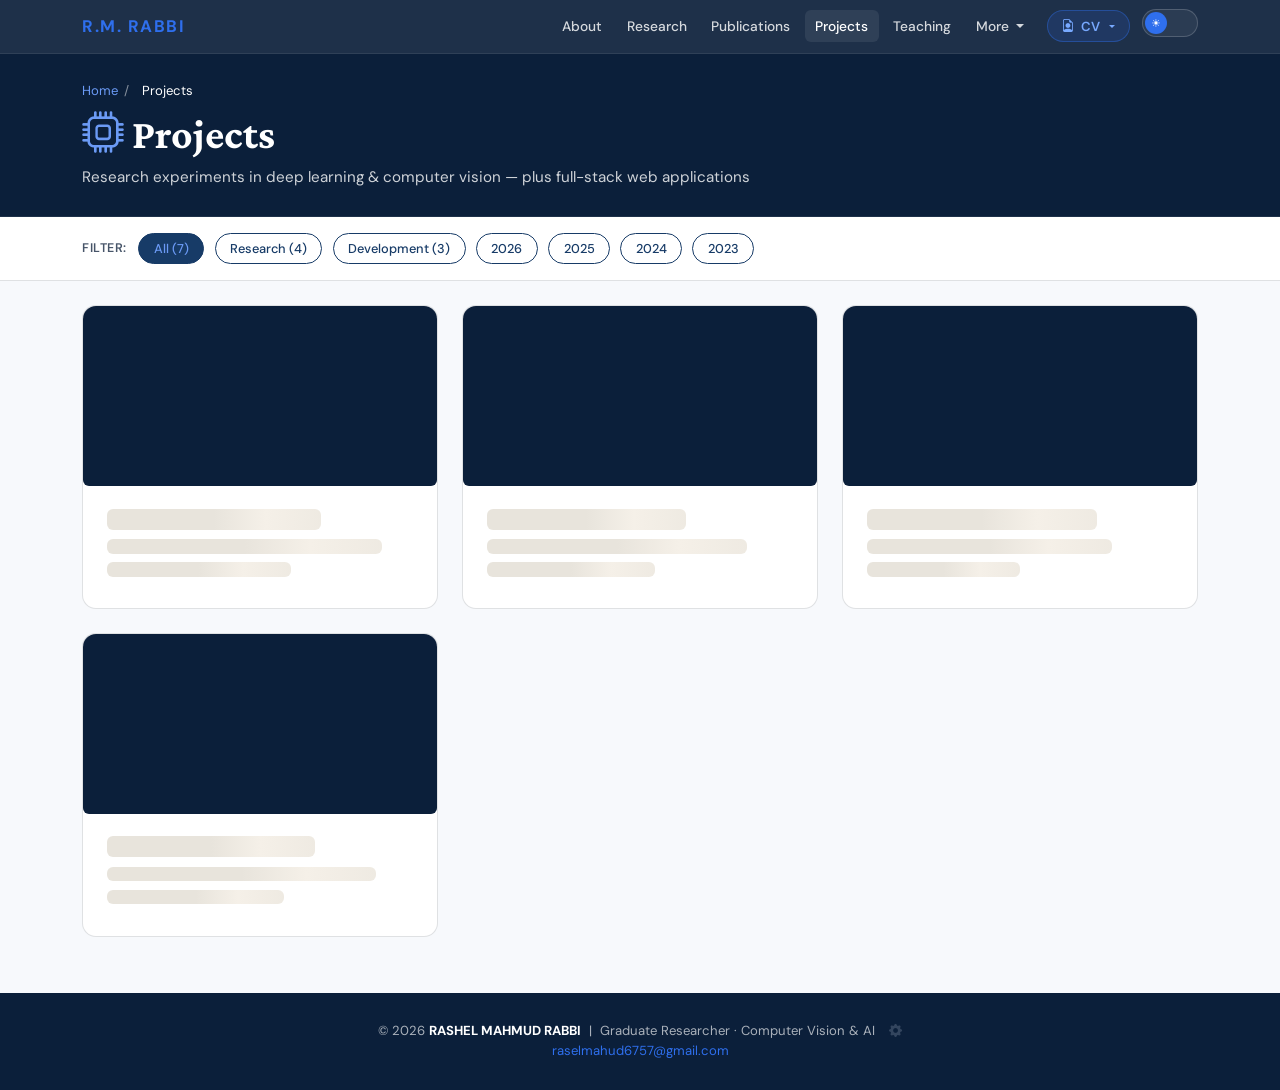
<file: projects/index.html>
<!DOCTYPE html>
<html lang="en">
<head>
  <meta charset="UTF-8"/>
  <meta name="viewport" content="width=device-width, initial-scale=1.0"/>
  <title>Projects – RASHEL MAHMUD RABBI</title>
  <meta name="description" content="Research experiments in deep learning, medical image analysis, and computer vision, along with full-stack web applications by Rashel Mahmud Rabbi."/>
  <!-- Open Graph -->
  <meta property="og:type" content="website"/>
  <meta property="og:title" content="Projects – RASHEL MAHMUD RABBI"/>
  <meta property="og:description" content="Deep learning research projects and full-stack web development applications."/>
  <meta property="og:url" content="https://rashelmahmudrabbi.github.io/projects/index.html"/>
  <meta property="og:image" content="https://rashelmahmudrabbi.github.io/media/profile/Prof._Passport_size_image.jpg"/>
  <meta property="og:site_name" content="RASHEL MAHMUD RABBI"/>
  <!-- Twitter Card -->
  <meta name="twitter:card" content="summary_large_image"/>
  <meta name="twitter:title" content="Projects – RASHEL MAHMUD RABBI"/>
  <meta name="twitter:description" content="Deep learning research projects and full-stack web development applications."/>
  <meta name="twitter:image" content="https://rashelmahmudrabbi.github.io/media/profile/Prof._Passport_size_image.jpg"/>
  <link rel="canonical" href="https://rashelmahmudrabbi.github.io/projects/index.html"/>
  <link rel="icon" type="image/svg+xml" href="data:image/svg+xml,%3Csvg xmlns='http://www.w3.org/2000/svg' width='32' height='32' viewBox='0 0 32 32'%3E%3Crect width='32' height='32' rx='6' fill='%230b1e3d'/%3E%3Ctext x='16' y='21' text-anchor='middle' font-family='Georgia,serif' font-size='13' font-weight='700' fill='%23b8862a'%3ERMR%3C/text%3E%3C/svg%3E"/>
  <link href="https://cdn.jsdelivr.net/npm/bootstrap@5.3.3/dist/css/bootstrap.min.css" rel="stylesheet"/>
  <link href="https://cdn.jsdelivr.net/npm/bootstrap-icons@1.11.3/font/bootstrap-icons.min.css" rel="stylesheet"/>
  <link href="https://fonts.googleapis.com/css2?family=Crimson+Pro:ital,wght@0,300;0,400;0,600;0,700;1,400&family=DM+Sans:wght@300;400;500;600&display=swap" rel="stylesheet"/>
  <link rel="stylesheet" href="../assets/css/styles.css"/>
  <!-- JSON-LD Structured Data -->
  <script type="application/ld+json">
  {
    "@context": "https://schema.org",
    "@type": "CollectionPage",
    "name": "Projects – RASHEL MAHMUD RABBI",
    "url": "https://rashelmahmudrabbi.github.io/projects/index.html",
    "description": "Deep learning and web development projects by Rashel Mahmud Rabbi.",
    "author": {
      "@type": "Person",
      "name": "RASHEL MAHMUD RABBI"
    }
  }
  </script>
  <style>
    /* FILTER */
    .filter-bar{background:var(--section-bg);border-bottom:1px solid var(--border);padding:.8rem 0;position:sticky;top:62px;z-index:100;}
    .filter-btn{background:transparent;border:1.5px solid var(--navy);color:var(--navy);border-radius:25px;font-size:.8rem;padding:.32rem .9rem;cursor:pointer;transition:all .2s;font-weight:500;margin:.2rem;}
    .filter-btn:hover,.filter-btn.active{background:var(--navy);color:var(--gold-lt);border-color:var(--navy);}

    /* SECTION HEADERS */
    .section-divider{padding:1.5rem 0 1rem;}
    .section-divider h2{font-family:'Crimson Pro',serif;font-size:1.6rem;font-weight:700;color:var(--navy);margin-bottom:.4rem;display:flex;align-items:center;gap:.6rem;}
    .section-divider h2 .section-icon{color:var(--gold);font-size:1.4rem;}
    .section-divider p{color:var(--text-mid);font-size:.9rem;margin:0;}
    .section-line{border:none;border-top:2px solid var(--border);margin:1rem 0 1.8rem;}
    .section-line.gold-line{border-color:var(--gold);opacity:.4;}

    /* PROJECT CARDS */
    .projects-section{padding:1.5rem 0 3rem;}
    .project-card{background:var(--section-bg);border:1px solid var(--border);border-radius:14px;overflow:hidden;transition:all .3s;height:100%;display:flex;flex-direction:column;}
    .project-card:hover{box-shadow:0 12px 40px rgba(11,30,61,.14);transform:translateY(-4px);}
    .project-img{height:180px;background:var(--navy-deep);display:flex;align-items:center;justify-content:center;color:var(--gold-soft);font-size:3.5rem;position:relative;overflow:hidden;}
    .project-img.proj-bg{background:var(--navy);}
    .project-year-badge{position:absolute;top:.8rem;right:.8rem;background:var(--gold);color:var(--navy);font-size:.72rem;font-weight:700;padding:.2rem .6rem;border-radius:20px;z-index:1;}
    .project-type-badge{position:absolute;top:.8rem;left:.8rem;background:rgba(255,255,255,.15);backdrop-filter:blur(4px);color:#fff;font-size:.7rem;font-weight:600;padding:.2rem .6rem;border-radius:20px;z-index:1;text-transform:uppercase;letter-spacing:.4px;}
    .project-type-badge.dev-badge{background:rgba(44,82,130,.5);}
    .project-body{padding:1.4rem 1.5rem;flex:1;display:flex;flex-direction:column;}
    .project-title{font-family:'Crimson Pro',serif;font-size:1.2rem;font-weight:700;color:var(--navy);margin-bottom:.6rem;line-height:1.3;}
    .project-desc{font-size:.88rem;color:var(--text-mid);line-height:1.65;margin-bottom:1rem;flex:1;text-align:justify;text-justify:inter-word;}
    .project-tech{display:flex;flex-wrap:wrap;gap:.35rem;margin-bottom:1rem;}
    .tech-tag{font-size:.75rem;background:var(--cream);color:var(--text-mid);border:1px solid var(--border);padding:.2rem .6rem;border-radius:20px;font-weight:500;}
    .project-links{display:flex;gap:.6rem;flex-wrap:wrap;margin-top:auto;}
    .project-link{font-size:.82rem;font-weight:600;padding:.35rem .9rem;border-radius:20px;border:1.5px solid var(--gold);color:var(--gold);text-decoration:none;transition:all .2s;display:inline-flex;align-items:center;gap:.35rem;}
    .project-link:hover{background:var(--gold);color:var(--navy);}
    .project-link.secondary{border-color:var(--border);color:var(--text-mid);}
    .project-link.secondary:hover{background:var(--navy);border-color:var(--navy);color:#fff;}

    /* FEATURED CARD */
    .featured-card{background:var(--section-bg);border:1px solid var(--border);border-radius:14px;overflow:hidden;transition:all .3s;margin-bottom:2rem;}
    .featured-card:hover{box-shadow:0 12px 40px rgba(11,30,61,.14);}
    .featured-img{background:var(--navy-deep);height:220px;display:flex;align-items:center;justify-content:center;color:var(--gold-soft);font-size:5rem;position:relative;}
    .featured-badge{position:absolute;top:1rem;left:1rem;background:var(--gold);color:var(--navy);font-size:.72rem;font-weight:700;padding:.25rem .7rem;border-radius:20px;letter-spacing:.3px;}
    .featured-body{padding:2rem;}
    .featured-title{font-family:'Crimson Pro',serif;font-size:1.6rem;font-weight:700;color:var(--navy);margin-bottom:.7rem;}
    .featured-desc{color:var(--text-mid);line-height:1.7;margin-bottom:1rem;text-align:justify;text-justify:inter-word;}
    .accuracy-badge{display:inline-block;background:rgba(200,149,42,.12);border:1px solid var(--gold);color:var(--navy);font-size:.8rem;font-weight:600;padding:.3rem .8rem;border-radius:20px;margin-right:.5rem;margin-bottom:.4rem;}

    .filterable.hidden{display:none!important;}
  </style>
</head>
<body>

<!-- NAVBAR -->
<nav class="navbar navbar-expand-lg">
  <div class="container">
    <a class="navbar-brand d-flex align-items-center" href="../index.html" id="navBrand">
      R.M. RABBI
    </a>
    <button class="navbar-toggler" type="button" data-bs-toggle="collapse" data-bs-target="#navMenu" aria-label="Toggle navigation">
      <span class="navbar-toggler-icon"></span>
    </button>
    <div class="collapse navbar-collapse" id="navMenu">
      <ul class="navbar-nav ms-auto align-items-center gap-1">
        <li class="nav-item"><a class="nav-link" href="../index.html#objective">About</a></li>
        <li class="nav-item"><a class="nav-link" href="../index.html#research">Research</a></li>
        <li class="nav-item"><a class="nav-link" href="../publications/index.html">Publications</a></li>
        <li class="nav-item"><a class="nav-link active" href="../projects/index.html">Projects</a></li>
        <li class="nav-item"><a class="nav-link" href="../teaching/index.html">Teaching</a></li>
        
        <!-- MORE DROPDOWN -->
        <li class="nav-item dropdown">
          <a class="nav-link dropdown-toggle" href="#" id="moreDropdown" role="button" data-bs-toggle="dropdown" aria-expanded="false">
            More
          </a>
          <ul class="dropdown-menu dropdown-menu-end" aria-labelledby="moreDropdown">
            <li><a class="dropdown-item" href="../index.html#education"><i class="bi bi-mortarboard"></i> Education</a></li>
            <li><a class="dropdown-item" href="../index.html#skills"><i class="bi bi-code-slash"></i> Skills</a></li>
            <li><a class="dropdown-item" href="../index.html#awards"><i class="bi bi-trophy"></i> Awards &amp; Honors</a></li>
            <li><a class="dropdown-item" href="../index.html#gallery"><i class="bi bi-images"></i> Gallery</a></li>
            <li><hr class="dropdown-divider" style="opacity:0.1;"></li>
            <li><a class="dropdown-item" href="../blog/index.html"><i class="bi bi-newspaper"></i> Blog</a></li>
          </ul>
        </li>

        <!-- CV ACTION BUTTON WITH OPTIONS -->
        <li class="nav-item dropdown ms-lg-2 my-2 my-lg-0">
          <button class="nav-cv-btn dropdown-toggle" type="button" id="cvMenuBtn" data-bs-toggle="dropdown" aria-expanded="false">
            <i class="bi bi-file-earmark-person"></i> CV
          </button>
          <ul class="dropdown-menu dropdown-menu-end cv-dropdown-menu" aria-labelledby="cvMenuBtn">
            <li>
              <a class="cv-dropdown-item" href="../cv/index.html">
                <i class="bi bi-eye"></i>
                <div>
                  <span class="cv-dropdown-title">Show CV</span>
                  <span class="cv-dropdown-sub">View online CV</span>
                </div>
              </a>
            </li>
            <li><hr class="dropdown-divider" style="opacity:0.1;margin:.3rem 0;"></li>
            <li>
              <a class="cv-dropdown-item nav-cv-download-link" href="https://portfolio-backend-u.vercel.app/api/cv/download" target="_blank">
                <i class="bi bi-download"></i>
                <div>
                  <span class="cv-dropdown-title">Download CV</span>
                  <span class="cv-dropdown-sub">PDF document</span>
                </div>
              </a>
            </li>
          </ul>
        </li>
        
        <!-- THEME TOGGLE -->
        <li class="nav-item ms-lg-2">
          <button id="themeToggle" aria-label="Toggle dark mode" onclick="toggleTheme()"><span class="knob">☀</span></button>
        </li>
      </ul>
    </div>
  </div>
</nav>

<section class="page-hero">
  <div class="container">
    <div class="breadcrumb-nav mb-2">
      <a href="../index.html">Home</a><span>/</span><span style="color:#fff">Projects</span>
    </div>
    <h1><i class="bi bi-cpu me-2" style="color:var(--gold-lt)"></i>Projects</h1>
    <p>Research experiments in deep learning &amp; computer vision — plus full-stack web applications</p>
  </div>
</section>

<div class="filter-bar">
  <div class="container">
    <div class="d-flex flex-wrap align-items-center gap-1" id="filterBarButtons">
      <span style="font-size:.78rem;font-weight:600;color:var(--text-mid);margin-right:.3rem;text-transform:uppercase;letter-spacing:.5px;">Filter:</span>
    </div>
  </div>
</div>

<div class="projects-section">
  <div class="container" id="projectsContainer">
    <div class="row g-4 mb-2">
      <div class="col-md-6 col-lg-4"><div class="project-card"><div class="project-img skeleton"></div><div class="project-body"><div class="skeleton skeleton-line-lg" style="width:70%;"></div><div class="skeleton skeleton-line" style="width:90%;"></div><div class="skeleton skeleton-line" style="width:60%;"></div></div></div></div>
      <div class="col-md-6 col-lg-4"><div class="project-card"><div class="project-img skeleton"></div><div class="project-body"><div class="skeleton skeleton-line-lg" style="width:65%;"></div><div class="skeleton skeleton-line" style="width:85%;"></div><div class="skeleton skeleton-line" style="width:55%;"></div></div></div></div>
      <div class="col-md-6 col-lg-4"><div class="project-card"><div class="project-img skeleton"></div><div class="project-body"><div class="skeleton skeleton-line-lg" style="width:75%;"></div><div class="skeleton skeleton-line" style="width:80%;"></div><div class="skeleton skeleton-line" style="width:50%;"></div></div></div></div>
      <div class="col-md-6 col-lg-4"><div class="project-card"><div class="project-img skeleton"></div><div class="project-body"><div class="skeleton skeleton-line-lg" style="width:68%;"></div><div class="skeleton skeleton-line" style="width:88%;"></div><div class="skeleton skeleton-line" style="width:58%;"></div></div></div></div>
    </div>
  </div>
</div>

<footer>
  <div class="container">
    <p class="mb-0">
      &copy; <span id="footerYear">2026</span> <strong style="color:#fff;" id="footerName">RASHEL MAHMUD RABBI</strong> &nbsp;|&nbsp; <span id="footerTitle">Graduate Researcher · Computer Vision &amp; AI</span>
      <a href="https://portfolio-backend-u.vercel.app/admin" target="_blank" title="Admin Dashboard" class="footer-admin-link" style="color: #5c6b82; opacity: 0.5; transition: all 0.2s; margin-left: 10px; text-decoration: none;" onmouseover="this.style.opacity='1'; this.style.color='#b8862a';" onmouseout="this.style.opacity='0.5'; this.style.color='#5c6b82';"><i class="bi bi-gear-fill"></i></a>
    </p>
    <p class="mb-0"><a href="mailto:raselmahud6757@gmail.com" id="footerEmail">raselmahud6757@gmail.com</a></p>
  </div>
</footer>

<button id="scrollTop" aria-label="Scroll to top"><i class="bi bi-arrow-up"></i></button>

<script src="https://cdn.jsdelivr.net/npm/bootstrap@5.3.3/dist/js/bootstrap.bundle.min.js"></script>
<script src="../assets/js/theme.js"></script>
<script>
  function filterProjects(filter, btn) {
    document.querySelectorAll('.filter-btn').forEach(b => b.classList.remove('active'));
    btn.classList.add('active');

    document.querySelectorAll('.filterable').forEach(item => {
      const match = filter === 'all' || item.dataset.type === filter || item.dataset.year === filter;
      item.classList.toggle('hidden', !match);
    });

    const researchHasVisible = [...document.querySelectorAll('[data-type="research"].filterable')].some(el => !el.classList.contains('hidden'));
    const devHasVisible      = [...document.querySelectorAll('[data-type="development"].filterable')].some(el => !el.classList.contains('hidden'));

    const rSec = document.getElementById('research-section');
    const dSec = document.getElementById('dev-section');
    if (rSec) rSec.style.display = researchHasVisible ? '' : 'none';
    if (dSec) dSec.style.display = devHasVisible      ? '' : 'none';
  }
</script>
<script src="../assets/js/config.js"></script>
<script src="../assets/js/api.js"></script>
<script src="../assets/js/site-projects.js"></script>
</body>
</html>
</file>
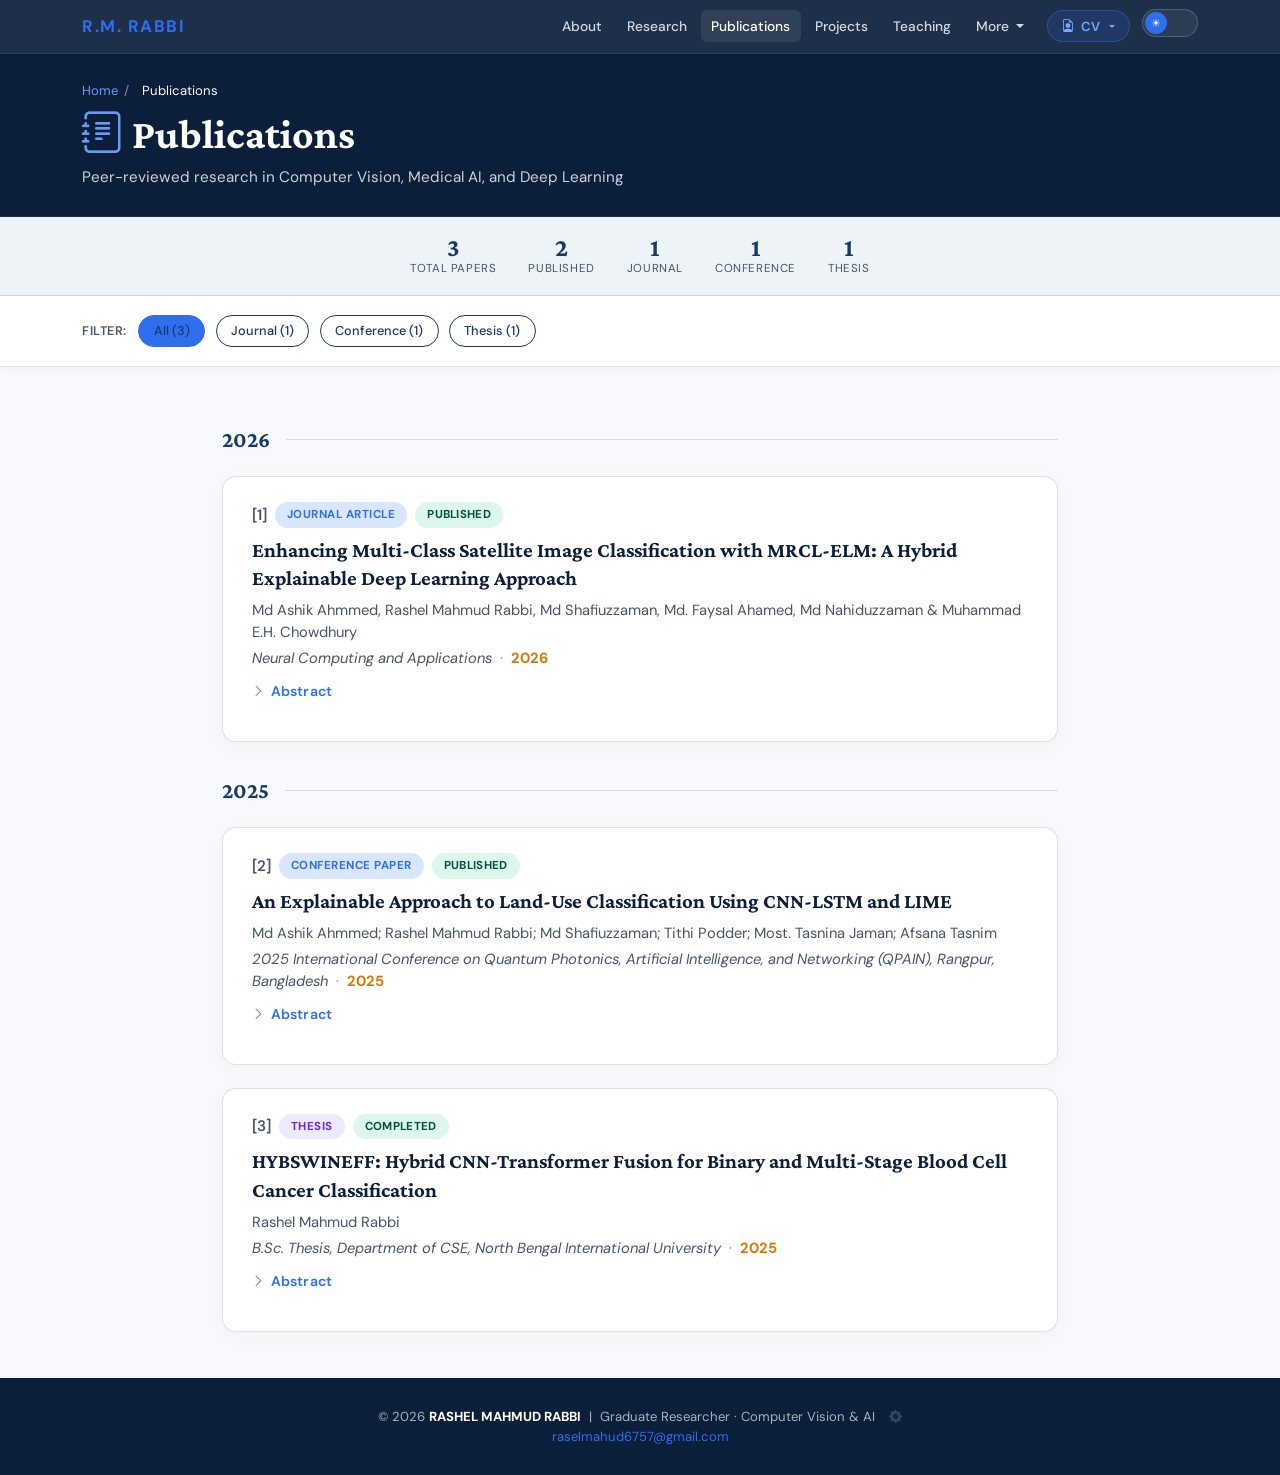
<file: publications/index.html>
<!DOCTYPE html>
<html lang="en">
<head>
  <meta charset="UTF-8"/>
  <meta name="viewport" content="width=device-width, initial-scale=1.0"/>
  <title>Publications – RASHEL MAHMUD RABBI</title>
  <meta name="description" content="Peer-reviewed research publications in Computer Vision, Medical AI, and Deep Learning by Rashel Mahmud Rabbi."/>
  <!-- Open Graph -->
  <meta property="og:type" content="website"/>
  <meta property="og:title" content="Publications – RASHEL MAHMUD RABBI"/>
  <meta property="og:description" content="Peer-reviewed research papers in Computer Vision, Medical AI, and Deep Learning."/>
  <meta property="og:url" content="https://rashelmahmudrabbi.github.io/publications/index.html"/>
  <meta property="og:image" content="https://rashelmahmudrabbi.github.io/media/profile/Prof._Passport_size_image.jpg"/>
  <meta property="og:site_name" content="RASHEL MAHMUD RABBI"/>
  <!-- Twitter Card -->
  <meta name="twitter:card" content="summary_large_image"/>
  <meta name="twitter:title" content="Publications – RASHEL MAHMUD RABBI"/>
  <meta name="twitter:description" content="Peer-reviewed research papers in Computer Vision, Medical AI, and Deep Learning."/>
  <meta name="twitter:image" content="https://rashelmahmudrabbi.github.io/media/profile/Prof._Passport_size_image.jpg"/>
  <link rel="canonical" href="https://rashelmahmudrabbi.github.io/publications/index.html"/>
  <link rel="icon" type="image/svg+xml" href="data:image/svg+xml,%3Csvg xmlns='http://www.w3.org/2000/svg' width='32' height='32' viewBox='0 0 32 32'%3E%3Crect width='32' height='32' rx='6' fill='%230b1e3d'/%3E%3Ctext x='16' y='21' text-anchor='middle' font-family='Georgia,serif' font-size='13' font-weight='700' fill='%23b8862a'%3ERMR%3C/text%3E%3C/svg%3E"/>
  <link href="https://cdn.jsdelivr.net/npm/bootstrap@5.3.3/dist/css/bootstrap.min.css" rel="stylesheet"/>
  <link href="https://cdn.jsdelivr.net/npm/bootstrap-icons@1.11.3/font/bootstrap-icons.min.css" rel="stylesheet"/>
  <link href="https://fonts.googleapis.com/css2?family=Crimson+Pro:ital,wght@0,300;0,400;0,600;0,700;1,400&family=DM+Sans:wght@300;400;500;600&display=swap" rel="stylesheet"/>
  <link rel="stylesheet" href="../assets/css/styles.css"/>
  <!-- JSON-LD Structured Data -->
  <script type="application/ld+json">
  {
    "@context": "https://schema.org",
    "@type": "CollectionPage",
    "name": "Publications – RASHEL MAHMUD RABBI",
    "url": "https://rashelmahmudrabbi.github.io/publications/index.html",
    "description": "Peer-reviewed research publications in Computer Vision, Medical AI, and Deep Learning by Rashel Mahmud Rabbi.",
    "author": {
      "@type": "Person",
      "name": "RASHEL MAHMUD RABBI"
    }
  }
  </script>
  <style>
    /* FILTERS */
    .filter-bar{background:var(--section-bg);border-bottom:1px solid var(--border);padding:1rem 0;position:sticky;top:62px;z-index:100;box-shadow:0 2px 8px rgba(0,0,0,.04);}
    .filter-btn{background:transparent;border:1.5px solid var(--navy);color:var(--navy);border-radius:25px;font-size:.8rem;padding:.32rem .9rem;cursor:pointer;transition:all .2s;font-weight:500;margin:.2rem;}
    .filter-btn:hover,.filter-btn.active{background:var(--navy);color:var(--gold-lt);border-color:var(--navy);}
    .filter-btn.all.active{background:var(--gold);color:var(--navy);border-color:var(--gold);}

    /* STATS BAR */
    .stats-bar{background:var(--cream);border-bottom:1px solid var(--border);padding:.8rem 0;}
    .stat-item{text-align:center;padding:.3rem 1rem;}
    .stat-num{font-family:'Crimson Pro',serif;font-size:1.6rem;font-weight:700;color:var(--navy);line-height:1;}
    .stat-label{font-size:.72rem;color:var(--text-mid);text-transform:uppercase;letter-spacing:.6px;}

    /* PUBLICATION CARDS */
    .pub-section{padding:1.5rem 0;}
    .year-divider{display:flex;align-items:center;gap:1rem;margin:2rem 0 1.2rem;}
    .year-divider span{font-family:'Crimson Pro',serif;font-size:1.4rem;font-weight:700;color:var(--navy);}
    .year-divider::after{content:'';flex:1;height:1px;background:var(--border);}

    .pub-card{background:var(--surface);border:1px solid var(--line);border-radius:14px;padding:1.6rem 1.8rem;margin-bottom:1.4rem;transition:all .25s var(--ease);box-shadow:0 4px 20px rgba(11,31,58,0.03);}
    .pub-card:hover{box-shadow:0 10px 30px rgba(11,31,58,.08);border-color:var(--gold-soft);transform:translateY(-2px);}
    [data-theme="dark"] .pub-card{background:var(--surface);border-color:var(--line);box-shadow:var(--shadow);}

    .pub-top{display:flex;align-items:center;gap:.8rem;flex-wrap:wrap;margin-bottom:.6rem;}
    .pub-badges{display:flex;gap:.4rem;flex-wrap:wrap;}
    .badge-type{font-size:.72rem;font-weight:700;text-transform:uppercase;letter-spacing:.5px;padding:.25rem .75rem;border-radius:20px;}
    .badge-conference{background:#D8E7FF;color:#2F6FED;}
    .badge-journal{background:#D8E7FF;color:#2F6FED;}
    .badge-preprint{background:#FEF3C7;color:#D97706;}
    .badge-book_chapter{background:#FCE7F3;color:#BE185D;}
    .badge-thesis{background:#EDE9FE;color:#6D28D9;}
    .badge-status{font-size:.72rem;font-weight:700;padding:.25rem .75rem;border-radius:20px;text-transform:uppercase;letter-spacing:.3px;}
    .status-published{background:#DEF7EC;color:#03543F;}
    .status-under-review{background:#FEF08A;color:#854D0E;}
    .status-accepted{background:#E1EFFE;color:#1E429F;}
    .status-preprint{background:#EDEBFE;color:#5521B5;}
    .status-completed{background:#DEF7EC;color:#03543F;}
    [data-theme="dark"] .status-published{background:rgba(3,84,63,.3);color:#31C48D;}
    [data-theme="dark"] .status-under-review{background:rgba(133,77,14,.3);color:#FACC15;}

    .pub-number{font-family:'DM Sans',monospace;font-size:.95rem;color:var(--ink-soft);font-weight:600;white-space:nowrap;}
    .pub-title{font-family:'Crimson Pro',serif;font-size:1.3rem;font-weight:700;color:var(--navy-deep);margin-bottom:.45rem;line-height:1.35;}
    [data-theme="dark"] .pub-title{color:var(--ink);}
    .pub-authors{font-size:.92rem;color:var(--ink-soft);margin-bottom:.35rem;line-height:1.5;}
    .pub-authors strong{color:var(--ink);font-weight:700;}
    .pub-venue-row{font-size:.92rem;margin-bottom:.6rem;}
    .pub-venue{font-size:.92rem;color:var(--ink-soft);font-style:italic;}
    .pub-dot{color:var(--ink-faint);margin:0 .25rem;}
    .pub-year{color:#D97706;font-weight:700;font-style:normal;}
    [data-theme="dark"] .pub-year{color:#FBBF24;}

    /* ABSTRACT TOGGLE */
    .pub-abstract-toggle {
      margin: .6rem 0 .8rem;
      cursor: pointer;
      user-select: none;
    }
    .abstract-label {
      font-size: .88rem;
      font-weight: 600;
      color: #2F6FED;
      display: inline-flex;
      align-items: center;
      gap: .35rem;
      letter-spacing: .2px;
      transition: color .2s;
    }
    .abstract-label:hover {
      color: var(--navy-deep);
    }
    [data-theme="dark"] .abstract-label {
      color: #78A9FF;
    }
    [data-theme="dark"] .abstract-label:hover {
      color: #ffffff;
    }
    .abstract-arrow {
      transition: transform .2s ease;
      font-size: .8rem;
    }
    .pub-abstract-toggle.open .abstract-arrow {
      transform: rotate(90deg);
    }
    .pub-abstract-toggle:not(.open) .abstract-arrow {
      transform: rotate(0deg);
    }
    .pub-abstract-toggle .abstract-body {
      display: none;
      margin-top: .5rem;
      font-size: .88rem;
      color: var(--ink-soft);
      line-height: 1.7;
      border-left: 3px solid #2F6FED;
      background: rgba(47, 111, 237, 0.04);
      border-radius: 0 8px 8px 0;
      padding: .95rem 1.25rem;
    }
    .pub-abstract-toggle.open .abstract-body {
      display: block;
    }
    [data-theme="dark"] .pub-abstract-toggle .abstract-body {
      background: rgba(120, 169, 255, 0.06);
      border-left-color: #78A9FF;
      color: var(--ink-soft);
    }

    .pub-links{display:flex;gap:.8rem;flex-wrap:wrap;align-items:center;margin-top:.8rem;}
    .pub-link{font-size:.82rem;color:#2F6FED;text-decoration:none;font-weight:600;display:inline-flex;align-items:center;gap:.35rem;transition:all .2s;}
    .pub-link:hover{color:var(--navy-deep);}
    [data-theme="dark"] .pub-link{color:#78A9FF;}
    [data-theme="dark"] .pub-link:hover{color:#ffffff;}
    .pub-link.btn-outline{border:1.5px solid #2F6FED;padding:.3rem .95rem;border-radius:20px;color:#2F6FED;}
    [data-theme="dark"] .pub-link.btn-outline{border-color:#78A9FF;color:#78A9FF;}
    .pub-link.btn-outline:hover{background:#2F6FED;color:#ffffff;}
    [data-theme="dark"] .pub-link.btn-outline:hover{background:#78A9FF;color:#0B1F3A;}

    /* EMPTY STATE */
    .empty-state{text-align:center;padding:2.5rem 2rem;color:var(--text-mid);}
    .empty-state i{font-size:3rem;color:var(--border);display:block;margin-bottom:1rem;}

    /* FOOTER */
    footer{background:var(--navy-deep);color:rgba(255,255,255,.65);text-align:center;padding:1.8rem 0;font-size:.82rem;}
    [data-theme="dark"] footer{background:#0D1522;border-top:1px solid var(--line);color:var(--ink-faint);}
    footer a{color:var(--gold);text-decoration:none;}
    #scrollTop{position:fixed;bottom:2rem;right:2rem;width:42px;height:42px;background:var(--gold);color:#ffffff;border:none;border-radius:50%;font-size:1.1rem;display:none;align-items:center;justify-content:center;box-shadow:0 4px 16px rgba(47,111,237,.4);cursor:pointer;z-index:999;transition:all .2s;}
    #scrollTop:hover{background:var(--gold-soft);transform:translateY(-2px);}
    [data-theme="dark"] #scrollTop{color:#0B1F3A;}

    @media(max-width:768px){
      .pub-top{flex-direction:column;gap:.5rem;}
      .filter-bar{top:56px;}
    }
  </style>
</head>
<body>
<a class="skip-to-content" href="#main-content">Skip to main content</a>

<!-- NAVBAR -->
<nav class="navbar navbar-expand-lg">
  <div class="container">
    <a class="navbar-brand d-flex align-items-center" href="../index.html" id="navBrand">
      R.M. RABBI
    </a>
    <button class="navbar-toggler" type="button" data-bs-toggle="collapse" data-bs-target="#navMenu" aria-label="Toggle navigation">
      <span class="navbar-toggler-icon"></span>
    </button>
    <div class="collapse navbar-collapse" id="navMenu">
      <ul class="navbar-nav ms-auto align-items-center gap-1">
        <li class="nav-item"><a class="nav-link" href="../index.html#objective">About</a></li>
        <li class="nav-item"><a class="nav-link" href="../index.html#research">Research</a></li>
        <li class="nav-item"><a class="nav-link active" href="../publications/index.html">Publications</a></li>
        <li class="nav-item"><a class="nav-link" href="../projects/index.html">Projects</a></li>
        <li class="nav-item"><a class="nav-link" href="../teaching/index.html">Teaching</a></li>
        
        <!-- MORE DROPDOWN -->
        <li class="nav-item dropdown">
          <a class="nav-link dropdown-toggle" href="#" id="moreDropdown" role="button" data-bs-toggle="dropdown" aria-expanded="false">
            More
          </a>
          <ul class="dropdown-menu dropdown-menu-end" aria-labelledby="moreDropdown">
            <li><a class="dropdown-item" href="../index.html#education"><i class="bi bi-mortarboard"></i> Education</a></li>
            <li><a class="dropdown-item" href="../index.html#skills"><i class="bi bi-code-slash"></i> Skills</a></li>
            <li><a class="dropdown-item" href="../index.html#awards"><i class="bi bi-trophy"></i> Awards &amp; Honors</a></li>
            <li><a class="dropdown-item" href="../index.html#gallery"><i class="bi bi-images"></i> Gallery</a></li>
            <li><hr class="dropdown-divider" style="opacity:0.1;"></li>
            <li><a class="dropdown-item" href="../blog/index.html"><i class="bi bi-newspaper"></i> Blog</a></li>
          </ul>
        </li>

        <!-- CV ACTION BUTTON WITH OPTIONS -->
        <li class="nav-item dropdown ms-lg-2 my-2 my-lg-0">
          <button class="nav-cv-btn dropdown-toggle" type="button" id="cvMenuBtn" data-bs-toggle="dropdown" aria-expanded="false">
            <i class="bi bi-file-earmark-person"></i> CV
          </button>
          <ul class="dropdown-menu dropdown-menu-end cv-dropdown-menu" aria-labelledby="cvMenuBtn">
            <li>
              <a class="cv-dropdown-item" href="../cv/index.html">
                <i class="bi bi-eye"></i>
                <div>
                  <span class="cv-dropdown-title">Show CV</span>
                  <span class="cv-dropdown-sub">View online CV</span>
                </div>
              </a>
            </li>
            <li><hr class="dropdown-divider" style="opacity:0.1;margin:.3rem 0;"></li>
            <li>
              <a class="cv-dropdown-item nav-cv-download-link" href="https://portfolio-backend-u.vercel.app/api/cv/download" target="_blank">
                <i class="bi bi-download"></i>
                <div>
                  <span class="cv-dropdown-title">Download CV</span>
                  <span class="cv-dropdown-sub">PDF document</span>
                </div>
              </a>
            </li>
          </ul>
        </li>
        
        <!-- THEME TOGGLE -->
        <li class="nav-item ms-lg-2">
          <button id="themeToggle" aria-label="Toggle dark mode" onclick="toggleTheme()"><span class="knob">☀</span></button>
        </li>
      </ul>
    </div>
  </div>
</nav>

<main id="main-content">
<!-- PAGE HERO -->
<section class="page-hero">
  <div class="container">
    <div class="breadcrumb-nav mb-2">
      <a href="../index.html">Home</a><span>/</span><span style="color:#fff">Publications</span>
    </div>
    <h1><i class="bi bi-journal-text me-2" style="color:var(--gold-lt)"></i>Publications</h1>
    <p>Peer-reviewed research in Computer Vision, Medical AI, and Deep Learning</p>
  </div>
</section>

<!-- STATS -->
<div class="stats-bar">
  <div class="container">
    <div class="row g-0 justify-content-center" id="statsBar">
      <div class="col-auto stat-item"><div class="stat-num">…</div><div class="stat-label">Loading</div></div>
    </div>
  </div>
</div>

<!-- FILTER BAR -->
<div class="filter-bar">
  <div class="container">
    <div class="d-flex flex-wrap align-items-center gap-1" id="filterBarButtons">
      <span style="font-size:.78rem;font-weight:600;color:var(--text-mid);margin-right:.3rem;text-transform:uppercase;letter-spacing:.5px;">Filter:</span>
    </div>
  </div>
</div>

<div class="pub-section">
  <div class="container" id="pubListContainer" style="max-width:860px;">
    <div class="pub-card"><div class="pub-thumb"><div class="skeleton" style="width:100%;height:100%;border-radius:6px;"></div></div><div class="flex-grow-1"><div class="skeleton skeleton-line-sm" style="width:120px;"></div><div class="skeleton skeleton-line-lg" style="width:80%;"></div><div class="skeleton skeleton-line" style="width:60%;"></div><div class="skeleton skeleton-line-sm" style="width:45%;"></div></div></div>
    <div class="pub-card"><div class="pub-thumb"><div class="skeleton" style="width:100%;height:100%;border-radius:6px;"></div></div><div class="flex-grow-1"><div class="skeleton skeleton-line-sm" style="width:100px;"></div><div class="skeleton skeleton-line-lg" style="width:75%;"></div><div class="skeleton skeleton-line" style="width:55%;"></div><div class="skeleton skeleton-line-sm" style="width:40%;"></div></div></div>
    <div class="pub-card"><div class="pub-thumb"><div class="skeleton" style="width:100%;height:100%;border-radius:6px;"></div></div><div class="flex-grow-1"><div class="skeleton skeleton-line-sm" style="width:110px;"></div><div class="skeleton skeleton-line-lg" style="width:85%;"></div><div class="skeleton skeleton-line" style="width:50%;"></div><div class="skeleton skeleton-line-sm" style="width:42%;"></div></div></div>
  </div>
</div>

</main>
<!-- FOOTER -->
<footer>
  <div class="container">
    <p class="mb-0">
      © <span id="footerYear">2026</span> <strong style="color:#fff;" id="footerName">RASHEL MAHMUD RABBI</strong> &nbsp;|&nbsp; <span id="footerTitle">Graduate Researcher · Computer Vision &amp; AI</span>
      <a href="https://portfolio-backend-u.vercel.app/admin" target="_blank" title="Admin Dashboard" class="footer-admin-link"><i class="bi bi-gear-fill"></i></a>
    </p>
    <p class="mb-0"><a href="mailto:raselmahud6757@gmail.com" id="footerEmail">raselmahud6757@gmail.com</a></p>
  </div>
</footer>

<button id="scrollTop" aria-label="Scroll to top"><i class="bi bi-arrow-up"></i></button>

<script src="https://cdn.jsdelivr.net/npm/bootstrap@5.3.3/dist/js/bootstrap.bundle.min.js"></script>
<script src="../assets/js/theme.js"></script>
<script>
  function filterPubs(filter, btn){
    document.querySelectorAll('.filter-btn').forEach(b=>b.classList.remove('active'));
    btn.classList.add('active');
    const cards=document.querySelectorAll('.pub-card');
    let visible=0;
    cards.forEach(c=>{
      const type=c.dataset.type, status=c.dataset.status;
      const show = filter==='all' || type===filter || status===filter;
      c.style.display=show?'block':'none';
      if(show) visible++;
    });
    const emptyEl = document.getElementById('emptyState');
    if (emptyEl) emptyEl.classList.toggle('d-none', visible>0);
    // Re-check year dividers
    document.querySelectorAll('.year-divider').forEach(d=>{
      let next=d.nextElementSibling;
      let hasVisible=false;
      while(next && !next.classList.contains('year-divider')){
        if(next.classList.contains('pub-card') && next.style.display!=='none') hasVisible=true;
        next=next.nextElementSibling;
      }
      d.style.display=hasVisible?'flex':'none';
    });
  }

  // Copy BibTeX Citation
  function copyCitation(btn, title, authors, venue, year) {
    const key = (authors.split(',')[0] || 'author').trim().split(' ').pop().toLowerCase() + year;
    const bibtex = `@article{${key},\n  title={${title}},\n  author={${authors}},\n  journal={${venue}},\n  year={${year}}\n}`;
    navigator.clipboard.writeText(bibtex).then(() => {
      const orig = btn.innerHTML;
      btn.innerHTML = '<i class="bi bi-check2"></i> Copied!';
      btn.style.color = '#03543F';
      setTimeout(() => { btn.innerHTML = orig; btn.style.color = ''; }, 2000);
    });
  }

  // Navbar scroll effect
  window.addEventListener('scroll', () => {
    const navbar = document.querySelector('.navbar');
    const scrollTopBtn = document.getElementById('scrollTop');
    if (navbar) navbar.classList.toggle('navbar-scrolled', window.scrollY > 60);
    if (scrollTopBtn) scrollTopBtn.classList.toggle('visible', window.scrollY > 400);
  });
  const scrollTopBtn = document.getElementById('scrollTop');
  if (scrollTopBtn) scrollTopBtn.addEventListener('click', () => window.scrollTo({ top: 0, behavior: 'smooth' }));
</script>
<script src="../assets/js/config.js"></script>
<script src="../assets/js/api.js"></script>
<script src="../assets/js/site-publications.js"></script>
</body>
</html>
</file>
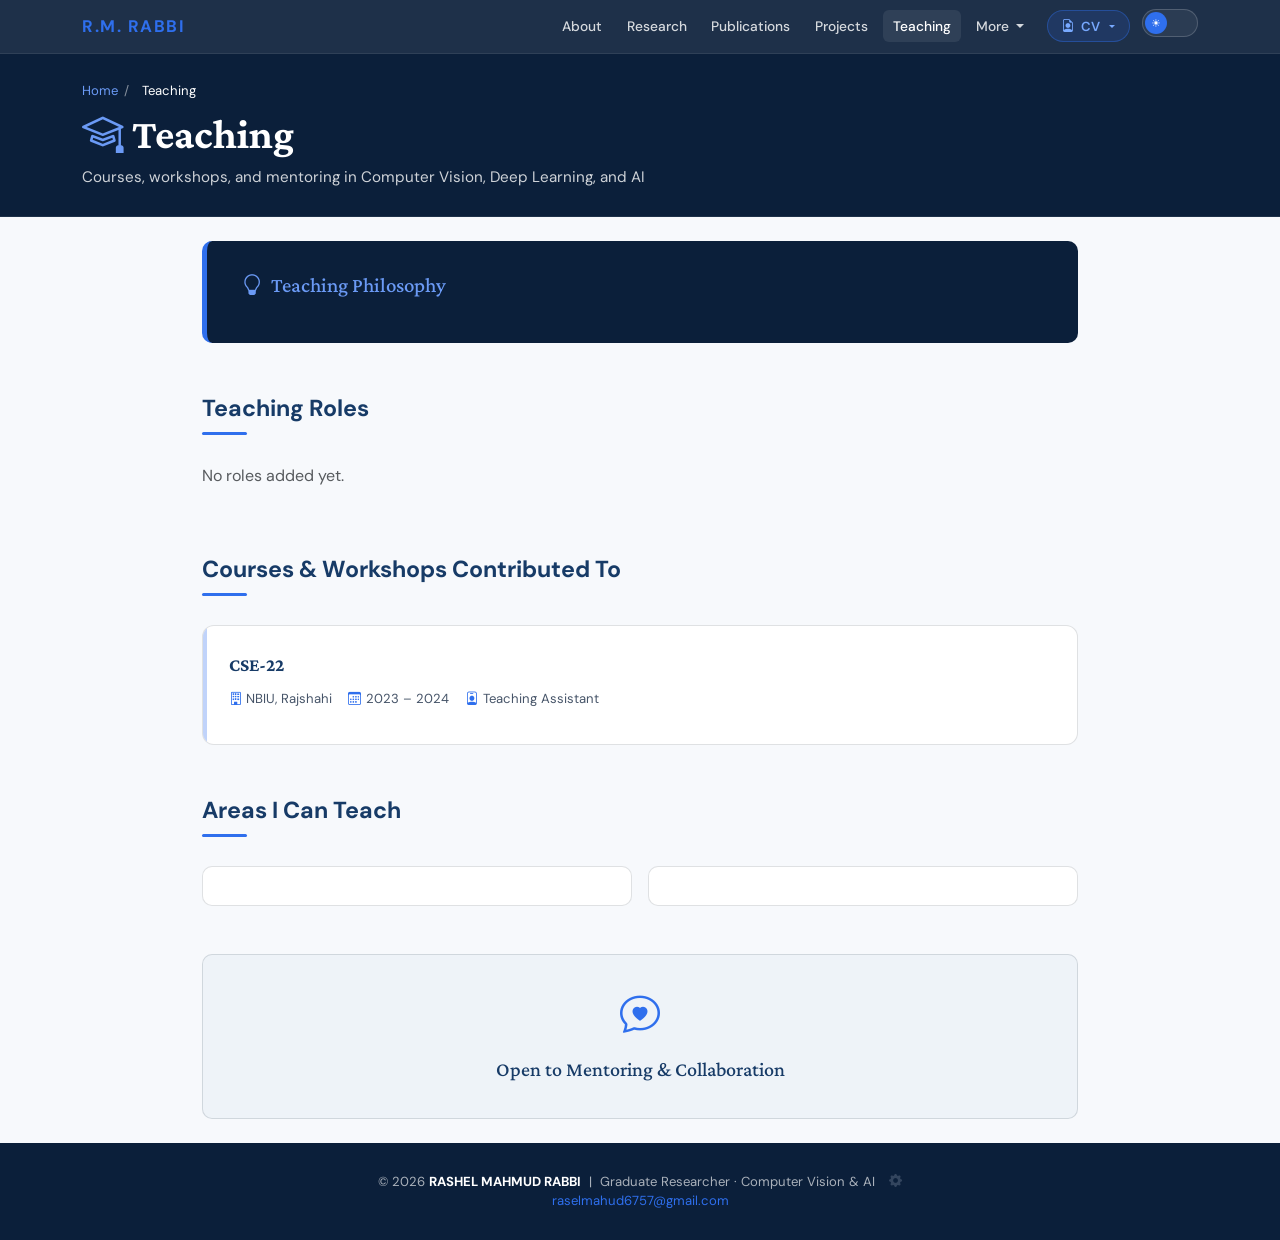
<file: teaching/index.html>
<!DOCTYPE html>
<html lang="en">
<head>
  <meta charset="UTF-8"/>
  <meta name="viewport" content="width=device-width, initial-scale=1.0"/>
  <title>Teaching – RASHEL MAHMUD RABBI</title>
  <meta name="description" content="Teaching philosophy, courses, workshops, and student mentorship by Rashel Mahmud Rabbi in Deep Learning, Computer Vision, and AI."/>
  <!-- Open Graph -->
  <meta property="og:type" content="website"/>
  <meta property="og:title" content="Teaching – RASHEL MAHMUD RABBI"/>
  <meta property="og:description" content="Courses, workshops, and mentoring in Computer Vision, Deep Learning, and AI."/>
  <meta property="og:url" content="https://rashelmahmudrabbi.github.io/teaching/index.html"/>
  <meta property="og:image" content="https://rashelmahmudrabbi.github.io/media/profile/Prof._Passport_size_image.jpg"/>
  <meta property="og:site_name" content="RASHEL MAHMUD RABBI"/>
  <!-- Twitter Card -->
  <meta name="twitter:card" content="summary_large_image"/>
  <meta name="twitter:title" content="Teaching – RASHEL MAHMUD RABBI"/>
  <meta name="twitter:description" content="Courses, workshops, and mentoring in Computer Vision, Deep Learning, and AI."/>
  <meta name="twitter:image" content="https://rashelmahmudrabbi.github.io/media/profile/Prof._Passport_size_image.jpg"/>
  <link rel="canonical" href="https://rashelmahmudrabbi.github.io/teaching/index.html"/>
  <link rel="icon" type="image/svg+xml" href="data:image/svg+xml,%3Csvg xmlns='http://www.w3.org/2000/svg' width='32' height='32' viewBox='0 0 32 32'%3E%3Crect width='32' height='32' rx='6' fill='%230b1e3d'/%3E%3Ctext x='16' y='21' text-anchor='middle' font-family='Georgia,serif' font-size='13' font-weight='700' fill='%23b8862a'%3ERMR%3C/text%3E%3C/svg%3E"/>
  <link href="https://cdn.jsdelivr.net/npm/bootstrap@5.3.3/dist/css/bootstrap.min.css" rel="stylesheet"/>
  <link href="https://cdn.jsdelivr.net/npm/bootstrap-icons@1.11.3/font/bootstrap-icons.min.css" rel="stylesheet"/>
  <link href="https://fonts.googleapis.com/css2?family=Crimson+Pro:ital,wght@0,300;0,400;0,600;0,700;1,400&family=DM+Sans:wght@300;400;500;600&display=swap" rel="stylesheet"/>
  <link rel="stylesheet" href="../assets/css/styles.css"/>
  <!-- JSON-LD Structured Data -->
  <script type="application/ld+json">
  {
    "@context": "https://schema.org",
    "@type": "CollectionPage",
    "name": "Teaching – RASHEL MAHMUD RABBI",
    "url": "https://rashelmahmudrabbi.github.io/teaching/index.html",
    "description": "Courses, workshops, and mentoring in Computer Vision, Deep Learning, and AI by Rashel Mahmud Rabbi.",
    "author": {
      "@type": "Person",
      "name": "RASHEL MAHMUD RABBI"
    }
  }
  </script>
  <style>
    /* MAIN CONTENT */
    .content-section{padding:1.5rem 0;}

    /* PHILOSOPHY CARD */
    .philosophy-card{background:var(--navy-deep);color:#e8e8f0;border-left:5px solid var(--gold);border-radius:10px;padding:2rem 2.2rem;margin-bottom:3rem;font-size:1rem;line-height:1.8;}
    .philosophy-card h4{color:var(--gold-lt);font-family:'Crimson Pro',serif;font-size:1.3rem;margin-bottom:.8rem;}
    [data-theme="dark"] .philosophy-card{background:var(--surface);border:1px solid var(--line);border-left:5px solid var(--gold);color:var(--ink-soft);}

    /* SECTION TITLE */
    .section-title{font-size:1.45rem;font-weight:700;color:var(--navy);position:relative;padding-bottom:.6rem;margin-bottom:1.8rem;}
    .section-title::after{content:'';position:absolute;bottom:0;left:0;width:45px;height:3px;background:var(--gold);border-radius:2px;}

    /* COURSE CARD */
    .course-card{background:var(--section-bg);border:1px solid var(--border);border-radius:12px;padding:1.6rem;margin-bottom:1.2rem;transition:all .25s;position:relative;overflow:hidden;}
    .course-card::before{content:'';position:absolute;left:0;top:0;bottom:0;width:4px;background:var(--gold);opacity:.3;transition:opacity .2s;}
    .course-card:hover{box-shadow:0 8px 28px rgba(11,30,61,.1);}
    .course-card:hover::before{opacity:1;}
    .course-header{display:flex;justify-content:space-between;align-items:flex-start;gap:1rem;flex-wrap:wrap;margin-bottom:.6rem;}
    .course-title{font-family:'Crimson Pro',serif;font-size:1.15rem;font-weight:700;color:var(--navy);margin:0;}
    .course-code{font-size:.75rem;font-weight:700;background:rgba(11,30,61,.07);color:var(--navy);padding:.2rem .65rem;border-radius:20px;white-space:nowrap;}
    .course-meta{display:flex;gap:1rem;flex-wrap:wrap;font-size:.82rem;color:var(--text-mid);margin-bottom:.6rem;}
    .course-meta span{display:flex;align-items:center;gap:.3rem;}
    .course-meta i{color:var(--gold);}
    .course-desc{font-size:.88rem;color:var(--text-mid);line-height:1.65;text-align:justify;text-justify:inter-word;}
    .course-topics{margin-top:.7rem;display:flex;flex-wrap:wrap;gap:.3rem;}
    .topic-chip{font-size:.75rem;background:var(--cream);color:var(--text-mid);border:1px solid var(--border);padding:.2rem .6rem;border-radius:20px;}

    /* ROLE CARDS */
    .role-card{background:var(--section-bg);border:1px solid var(--border);border-top:4px solid var(--gold);border-radius:10px;padding:1.4rem 1.6rem;height:100%;transition:box-shadow .2s;}
    .role-card:hover{box-shadow:0 6px 24px rgba(11,30,61,.08);}
    .role-icon{font-size:2rem;color:var(--gold);margin-bottom:.7rem;}
    .role-title{font-family:'Crimson Pro',serif;font-size:1.1rem;font-weight:700;color:var(--navy);margin-bottom:.4rem;}
    .role-desc{font-size:.87rem;color:var(--text-mid);line-height:1.6;text-align:justify;text-justify:inter-word;}

    /* MENTORING */
    .mentor-note{background:var(--cream);border:1px solid var(--border);border-radius:10px;padding:1.8rem;text-align:center;}
    .mentor-note i{font-size:2.5rem;color:var(--gold);display:block;margin-bottom:.8rem;}
    .mentor-note h5{font-family:'Crimson Pro',serif;color:var(--navy);margin-bottom:.5rem;}
    .mentor-note p{font-size:.9rem;color:var(--text-mid);margin:0;}
    .mentor-note a{color:var(--gold);font-weight:500;text-decoration:none;}
    .mentor-note a:hover{color:var(--navy);}

    /* SKILLS FOR TEACHING */
    .teaching-skill{display:flex;align-items:center;gap:.8rem;padding:.7rem .5rem;border-bottom:1px dashed var(--border);}
    .teaching-skill:last-child{border-bottom:none;}
    .teaching-skill i{color:var(--gold);font-size:1.1rem;flex-shrink:0;}
    .teaching-skill-text{font-size:.9rem;color:var(--text-dark);}

    footer{background:var(--navy-deep);color:rgba(255,255,255,.65);text-align:center;padding:1.8rem 0;font-size:.82rem;}
    [data-theme="dark"] footer{background:#0D1522;border-top:1px solid var(--line);color:var(--ink-faint);}
    footer a{color:var(--gold);text-decoration:none;}
    #scrollTop{position:fixed;bottom:2rem;right:2rem;width:42px;height:42px;background:var(--gold);color:#ffffff;border:none;border-radius:50%;font-size:1.1rem;display:none;align-items:center;justify-content:center;box-shadow:0 4px 16px rgba(47,111,237,.4);cursor:pointer;z-index:999;transition:all .2s;}
    #scrollTop:hover{background:var(--gold-soft);transform:translateY(-2px);}
    [data-theme="dark"] #scrollTop{color:#0B1F3A;}
  </style>
</head>
<body>

<!-- NAVBAR -->
<nav class="navbar navbar-expand-lg">
  <div class="container">
    <a class="navbar-brand d-flex align-items-center" href="../index.html" id="navBrand">
      R.M. RABBI
    </a>
    <button class="navbar-toggler" type="button" data-bs-toggle="collapse" data-bs-target="#navMenu" aria-label="Toggle navigation">
      <span class="navbar-toggler-icon"></span>
    </button>
    <div class="collapse navbar-collapse" id="navMenu">
      <ul class="navbar-nav ms-auto align-items-center gap-1">
        <li class="nav-item"><a class="nav-link" href="../index.html#objective">About</a></li>
        <li class="nav-item"><a class="nav-link" href="../index.html#research">Research</a></li>
        <li class="nav-item"><a class="nav-link" href="../publications/index.html">Publications</a></li>
        <li class="nav-item"><a class="nav-link" href="../projects/index.html">Projects</a></li>
        <li class="nav-item"><a class="nav-link active" href="../teaching/index.html">Teaching</a></li>
        
        <!-- MORE DROPDOWN -->
        <li class="nav-item dropdown">
          <a class="nav-link dropdown-toggle" href="#" id="moreDropdown" role="button" data-bs-toggle="dropdown" aria-expanded="false">
            More
          </a>
          <ul class="dropdown-menu dropdown-menu-end" aria-labelledby="moreDropdown">
            <li><a class="dropdown-item" href="../index.html#education"><i class="bi bi-mortarboard"></i> Education</a></li>
            <li><a class="dropdown-item" href="../index.html#skills"><i class="bi bi-code-slash"></i> Skills</a></li>
            <li><a class="dropdown-item" href="../index.html#awards"><i class="bi bi-trophy"></i> Awards &amp; Honors</a></li>
            <li><a class="dropdown-item" href="../index.html#gallery"><i class="bi bi-images"></i> Gallery</a></li>
            <li><hr class="dropdown-divider" style="opacity:0.1;"></li>
            <li><a class="dropdown-item" href="../blog/index.html"><i class="bi bi-newspaper"></i> Blog</a></li>
          </ul>
        </li>

        <!-- CV ACTION BUTTON WITH OPTIONS -->
        <li class="nav-item dropdown ms-lg-2 my-2 my-lg-0">
          <button class="nav-cv-btn dropdown-toggle" type="button" id="cvMenuBtn" data-bs-toggle="dropdown" aria-expanded="false">
            <i class="bi bi-file-earmark-person"></i> CV
          </button>
          <ul class="dropdown-menu dropdown-menu-end cv-dropdown-menu" aria-labelledby="cvMenuBtn">
            <li>
              <a class="cv-dropdown-item" href="../cv/index.html">
                <i class="bi bi-eye"></i>
                <div>
                  <span class="cv-dropdown-title">Show CV</span>
                  <span class="cv-dropdown-sub">View online CV</span>
                </div>
              </a>
            </li>
            <li><hr class="dropdown-divider" style="opacity:0.1;margin:.3rem 0;"></li>
            <li>
              <a class="cv-dropdown-item nav-cv-download-link" href="https://portfolio-backend-u.vercel.app/api/cv/download" target="_blank">
                <i class="bi bi-download"></i>
                <div>
                  <span class="cv-dropdown-title">Download CV</span>
                  <span class="cv-dropdown-sub">PDF document</span>
                </div>
              </a>
            </li>
          </ul>
        </li>
        
        <!-- THEME TOGGLE -->
        <li class="nav-item ms-lg-2">
          <button id="themeToggle" aria-label="Toggle dark mode" onclick="toggleTheme()"><span class="knob">☀</span></button>
        </li>
      </ul>
    </div>
  </div>
</nav>

<section class="page-hero">
  <div class="container">
    <div class="breadcrumb-nav mb-2">
      <a href="../index.html">Home</a><span>/</span><span style="color:#fff">Teaching</span>
    </div>
    <h1><i class="bi bi-mortarboard me-2" style="color:var(--gold-lt)"></i>Teaching</h1>
    <p>Courses, workshops, and mentoring in Computer Vision, Deep Learning, and AI</p>
  </div>
</section>

<div class="content-section">
  <div class="container" style="max-width:900px;" id="teachingContent">
    <div class="skeleton skeleton-line-lg" style="width:200px;margin:2rem auto 1rem;"></div>
    <div class="course-card"><div class="skeleton skeleton-line-lg" style="width:40%;"></div><div class="skeleton skeleton-line-sm" style="width:25%;"></div><div class="skeleton skeleton-line mt-3" style="width:80%;"></div><div class="skeleton skeleton-line" style="width:60%;"></div></div>
    <div class="course-card"><div class="skeleton skeleton-line-lg" style="width:50%;"></div><div class="skeleton skeleton-line-sm" style="width:30%;"></div><div class="skeleton skeleton-line mt-3" style="width:85%;"></div><div class="skeleton skeleton-line" style="width:65%;"></div></div>
  </div>
</div>

<footer>
  <div class="container">
    <p class="mb-0">
      © <span id="footerYear">2026</span> <strong style="color:#fff;" id="footerName">RASHEL MAHMUD RABBI</strong> &nbsp;|&nbsp; <span id="footerTitle">Graduate Researcher · Computer Vision &amp; AI</span>
      <a href="https://portfolio-backend-u.vercel.app/admin" target="_blank" title="Admin Dashboard" class="footer-admin-link" style="color: #5c6b82; opacity: 0.5; transition: all 0.2s; margin-left: 10px; text-decoration: none;" onmouseover="this.style.opacity='1'; this.style.color='#b8862a';" onmouseout="this.style.opacity='0.5'; this.style.color='#5c6b82';"><i class="bi bi-gear-fill"></i></a>
    </p>
    <p class="mb-0"><a href="mailto:raselmahud6757@gmail.com" id="footerEmail">raselmahud6757@gmail.com</a></p>
  </div>
</footer>

<button id="scrollTop" aria-label="Scroll to top"><i class="bi bi-arrow-up"></i></button>
<script src="https://cdn.jsdelivr.net/npm/bootstrap@5.3.3/dist/js/bootstrap.bundle.min.js"></script>
<script src="../assets/js/theme.js"></script>
<script src="../assets/js/config.js"></script>
<script src="../assets/js/api.js"></script>
<script src="../assets/js/site-teaching.js"></script>
</body>
</html>
</file>
<file: assets/css/styles.css>
/* ============ DESIGN TOKENS ============ */
:root {
  --bg: #F7F9FC;
  --bg-alt: #EEF3F8;
  --surface: #FFFFFF;
  --surface-2: #F3F6FA;
  --ink: #0F172A;
  --ink-soft: #475569;
  --ink-faint: #7C8A9A;
  --navy: #173B67;
  --navy-light: #23528A;
  --navy-deep: #0B1F3A;
  --gold: #2F6FED;
  --gold-soft: #6B9AF5;
  --gold-tint: #E7F0FF;
  --sage: #168B8B;
  --line: rgba(15, 23, 42, 0.13);
  --line-soft: rgba(15, 23, 42, 0.08);
  --shadow: 0 24px 60px -30px rgba(11, 31, 58, 0.28);
  --radius-s: 6px;
  --radius-m: 12px;
  --radius-l: 18px;
  --ease: cubic-bezier(.22, 1, .36, 1);

  /* Badge semantic tokens */
  --badge-conference-bg: #D8E7FF;
  --badge-conference-text: #2F6FED;
  --badge-thesis-bg: #EDE9FE;
  --badge-thesis-text: #6D28D9;
  --badge-preprint-bg: #FEF3C7;
  --badge-preprint-text: #D97706;
  --badge-book-bg: #FCE7F3;
  --badge-book-text: #BE185D;
  --badge-published-bg: #DEF7EC;
  --badge-published-text: #03543F;
  --badge-accepted-bg: #E1EFFE;
  --badge-accepted-text: #1E429F;
  --badge-completed-bg: #DEF7EC;
  --badge-completed-text: #03543F;
  --badge-review-bg: #FEF08A;
  --badge-review-text: #854D0E;
  --badge-preprint-status-bg: #EDEBFE;
  --badge-preprint-status-text: #5521B5;
  
  /* Legacy variables for backwards compatibility */
  --navy-mid: var(--navy);
  --navy-lt:  var(--gold-soft);
  --gold-lt:  var(--gold-soft);
  --cream:    var(--bg-alt);
  --off-white:var(--bg);
  --text-dark:var(--ink);
  --text-mid: var(--ink-soft);
  --border:   var(--line);
  --section-bg:var(--surface);
  --slate:    var(--ink-faint);
  --slate-lt: var(--surface-2);
}

[data-theme="dark"] {
  --bg: #151C28;
  --bg-alt: #1B2534;
  --surface: #202C3D;
  --surface-2: #263449;
  --ink: #F1F5F9;
  --ink-soft: #C0CBD8;
  --ink-faint: #A0B1C5;
  --navy: #9FC5FF;
  --navy-deep: #10243D;
  --gold: #78A9FF;
  --gold-soft: #A9C8FF;
  --gold-tint: #223754;
  --sage: #63C7C4;
  --line: rgba(241, 245, 249, 0.17);
  --line-soft: rgba(241, 245, 249, 0.10);
  --shadow: 0 24px 70px -30px rgba(0, 0, 0, 0.48);

  /* Dark badge overrides */
  --badge-conference-bg: rgba(47, 111, 237, 0.18);
  --badge-conference-text: #93B8FF;
  --badge-thesis-bg: rgba(109, 40, 217, 0.2);
  --badge-thesis-text: #B794F6;
  --badge-preprint-bg: rgba(217, 119, 6, 0.2);
  --badge-preprint-text: #FCD34D;
  --badge-book-bg: rgba(190, 24, 93, 0.2);
  --badge-book-text: #F9A8D4;
  --badge-published-bg: rgba(3, 84, 63, 0.25);
  --badge-published-text: #31C48D;
  --badge-accepted-bg: rgba(30, 66, 159, 0.2);
  --badge-accepted-text: #93B8FF;
  --badge-completed-bg: rgba(3, 84, 63, 0.25);
  --badge-completed-text: #31C48D;
  --badge-review-bg: rgba(133, 77, 14, 0.25);
  --badge-review-text: #FACC15;
  --badge-preprint-status-bg: rgba(109, 40, 217, 0.18);
  --badge-preprint-status-text: #B794F6;
}

html {
  scroll-behavior: smooth;
}

body {
  font-family: 'DM Sans', sans-serif;
  background: var(--off-white);
  color: var(--text-dark);
  font-size: 16px;
}

h1, h2, h3, h4, h5 {
  font-family: 'Crimson Pro', serif;
}

/* NAVBAR */
.navbar { 
  background: color-mix(in srgb, var(--navy-deep) 92%, transparent);
  padding: .55rem 0;
  position: sticky;
  top: 0;
  z-index: 1000; 
  backdrop-filter: blur(12px);
  -webkit-backdrop-filter: blur(12px);
  border-bottom: 1px solid rgba(255, 255, 255, 0.08);
  transition: background .4s var(--ease), border-color .4s var(--ease);
}

[data-theme="dark"] .navbar {
  background: color-mix(in srgb, var(--bg) 90%, transparent);
  border-bottom: 1px solid var(--line-soft);
}

.navbar-brand {
  color: var(--gold) !important;
  font-family: 'DM Sans', sans-serif;
  font-size: 1.05rem;
  font-weight: 700;
  letter-spacing: 1.5px;
  text-transform: uppercase;
}

.brand-mark {
  color: var(--gold);
  font-weight: 800;
  margin-right: 4px;
}

.navbar .nav-link {
  color: rgba(255, 255, 255, 0.82) !important;
  font-family: 'DM Sans', sans-serif;
  font-size: .86rem;
  font-weight: 500;
  letter-spacing: 0;
  text-transform: none;
  padding: .35rem .65rem !important;
  border-radius: 6px;
  transition: all .2s ease;
}

[data-theme="dark"] .navbar .nav-link {
  color: var(--ink-soft) !important;
}

.navbar .nav-link:hover,
.navbar .nav-link.active {
  color: #ffffff !important;
  background: rgba(255, 255, 255, 0.08);
}

[data-theme="dark"] .navbar .nav-link:hover,
[data-theme="dark"] .navbar .nav-link.active {
  color: var(--ink) !important;
  background: var(--surface-2);
}

/* NAVBAR DROPDOWN */
.navbar .dropdown-menu {
  background: var(--surface);
  border: 1px solid var(--line);
  border-radius: 12px;
  box-shadow: 0 12px 36px rgba(0, 0, 0, 0.2);
  padding: .5rem;
  min-width: 175px;
  margin-top: .5rem;
}

[data-theme="dark"] .navbar .dropdown-menu {
  background: var(--surface);
  border-color: var(--line);
  box-shadow: 0 16px 40px rgba(0, 0, 0, 0.45);
}

.navbar .dropdown-item {
  font-family: 'DM Sans', sans-serif;
  font-size: .84rem;
  font-weight: 500;
  color: var(--ink) !important;
  padding: .5rem .8rem;
  border-radius: 6px;
  transition: all .15s ease;
  display: flex;
  align-items: center;
  gap: .5rem;
}

.navbar .dropdown-item:hover {
  background: var(--gold-tint);
  color: var(--gold) !important;
}

[data-theme="dark"] .navbar .dropdown-item:hover {
  background: var(--surface-2);
  color: var(--gold) !important;
}

/* NAVBAR CV CTA BUTTON WITH DROPDOWN */
.nav-cv-btn {
  display: inline-flex;
  align-items: center;
  gap: .4rem;
  background: rgba(47, 111, 237, 0.15);
  color: #78A9FF !important;
  border: 1px solid rgba(47, 111, 237, 0.4);
  padding: .32rem .85rem !important;
  border-radius: 20px;
  font-family: 'DM Sans', sans-serif;
  font-size: .82rem;
  font-weight: 600;
  text-decoration: none;
  cursor: pointer;
  transition: all .2s ease;
}

.nav-cv-btn:hover,
.nav-cv-btn:focus,
.nav-cv-btn[aria-expanded="true"] {
  background: var(--gold);
  border-color: var(--gold);
  color: #ffffff !important;
  transform: translateY(-1px);
}

[data-theme="dark"] .nav-cv-btn {
  background: rgba(120, 169, 255, 0.12);
  color: #78A9FF !important;
  border-color: rgba(120, 169, 255, 0.3);
}

[data-theme="dark"] .nav-cv-btn:hover,
[data-theme="dark"] .nav-cv-btn:focus,
[data-theme="dark"] .nav-cv-btn[aria-expanded="true"] {
  background: var(--gold);
  color: #0B1F3A !important;
}

.cv-dropdown-menu {
  min-width: 210px;
  padding: .6rem;
  background: var(--surface);
  border: 1px solid var(--line);
  border-radius: 12px;
  box-shadow: 0 16px 36px rgba(0, 0, 0, 0.25);
}

.cv-dropdown-item {
  display: flex;
  align-items: center;
  gap: .75rem;
  padding: .6rem .85rem;
  font-size: .88rem;
  font-weight: 600;
  border-radius: 8px;
  color: var(--ink) !important;
  text-decoration: none;
  transition: all .15s ease;
  cursor: pointer;
}

.cv-dropdown-item i {
  font-size: 1.15rem;
  color: var(--gold);
  flex-shrink: 0;
}

.cv-dropdown-title {
  color: var(--ink);
  font-weight: 600;
  line-height: 1.2;
}

.cv-dropdown-sub {
  display: block;
  font-size: 0.73rem;
  font-weight: 400;
  color: var(--ink-soft);
  margin-top: 2px;
}

.cv-dropdown-item:hover {
  background: var(--gold-tint);
}

.cv-dropdown-item:hover .cv-dropdown-title {
  color: var(--gold);
}

[data-theme="dark"] .cv-dropdown-menu {
  background: #1B2534;
  border: 1px solid rgba(255, 255, 255, 0.12);
  box-shadow: 0 20px 45px rgba(0, 0, 0, 0.5);
}

[data-theme="dark"] .cv-dropdown-title {
  color: #F1F5F9;
}

[data-theme="dark"] .cv-dropdown-sub {
  color: #94A3B8 !important;
}

[data-theme="dark"] .cv-dropdown-item:hover {
  background: rgba(47, 111, 237, 0.18);
}

[data-theme="dark"] .cv-dropdown-item:hover .cv-dropdown-title {
  color: #78A9FF;
}

[data-theme="dark"] .cv-dropdown-item:hover i {
  color: #78A9FF;
}

/* CV VIEWER MODAL */
.cv-modal .modal-content {
  background: var(--surface);
  border: 1px solid var(--line);
  border-radius: 16px;
  box-shadow: 0 24px 70px rgba(0, 0, 0, 0.4);
  overflow: hidden;
}

.cv-modal-header {
  padding: 1rem 1.4rem;
  background: var(--surface-2);
  border-bottom: 1px solid var(--line);
  display: flex;
  align-items: center;
  justify-content: space-between;
}

.cv-modal-header h5 {
  font-family: 'DM Sans', sans-serif;
  font-size: 1.1rem;
  font-weight: 700;
  color: var(--ink);
  margin: 0;
  display: flex;
  align-items: center;
  gap: .5rem;
}

.cv-modal-body {
  padding: 0;
  height: 80vh;
  min-height: 500px;
  position: relative;
  background: #525659;
}

.cv-iframe {
  width: 100%;
  height: 100%;
  border: none;
}

.navbar-toggler {
  border-color: rgba(255, 255, 255, .3);
  padding: .3rem .6rem;
}

/* HERO (HOME PAGE) */
#hero { 
  background: var(--navy-deep);
  color: #ffffff;
  padding: 2rem 0 2.2rem;
  position: relative;
  overflow: hidden; 
  border-bottom: 1px solid rgba(255, 255, 255, 0.08);
  transition: background .5s var(--ease), color .5s var(--ease);
}

[data-theme="dark"] #hero {
  background: var(--surface);
  color: var(--ink);
  border-bottom: 1px solid var(--line-soft);
}

.hero-avatar-wrap {
  position: relative;
  display: inline-block;
}

.hero-avatar {
  width: 160px;
  height: 160px;
  border-radius: 50%;
  border: 4px solid var(--gold);
  object-fit: cover;
  box-shadow: 0 12px 36px rgba(0, 0, 0, .35);
  display: block;
}

.hero-status-pill {
  position: absolute;
  bottom: -6px;
  left: 50%;
  transform: translateX(-50%);
  background: rgba(11, 31, 58, 0.92);
  border: 1px solid rgba(47, 111, 237, 0.5);
  color: #A7F3D0;
  font-size: 0.72rem;
  font-weight: 600;
  padding: 0.22rem 0.75rem;
  border-radius: 20px;
  white-space: nowrap;
  box-shadow: 0 4px 14px rgba(0,0,0,0.3);
  display: flex;
  align-items: center;
  gap: 0.35rem;
  backdrop-filter: blur(8px);
}

[data-theme="dark"] .hero-status-pill {
  background: rgba(21, 28, 40, 0.95);
  border-color: rgba(120, 169, 255, 0.4);
  color: #6EE7B7;
}

.hero-name {
  font-size: clamp(2rem, 5vw, 3rem);
  font-weight: 700;
  letter-spacing: 2px;
  line-height: 1.1;
  color: #ffffff;
  text-transform: uppercase;
  transition: color .5s var(--ease);
}

[data-theme="dark"] .hero-name {
  color: var(--ink);
}

.hero-title {
  color: var(--gold-soft);
  font-family: 'DM Sans', sans-serif;
  font-size: .95rem;
  font-weight: 600;
  letter-spacing: 1.5px;
  text-transform: uppercase;
  margin: 0 0 .8rem;
}

[data-theme="dark"] .hero-title {
  color: var(--gold);
}

.hero-contact {
  display: flex;
  flex-wrap: wrap;
  align-items: center;
  gap: 1.2rem;
}

.hero-contact span,
.hero-contact a {
  color: rgba(255, 255, 255, 0.85);
  text-decoration: none;
  font-size: .88rem;
  display: inline-flex;
  align-items: center;
  gap: .35rem;
  transition: color .2s;
}

[data-theme="dark"] .hero-contact span,
[data-theme="dark"] .hero-contact a {
  color: var(--ink-soft);
}

.hero-contact a:hover {
  color: var(--gold-soft);
}

[data-theme="dark"] .hero-contact a:hover {
  color: var(--gold);
}

.hero-contact i {
  margin-right: .35rem;
  color: var(--gold-soft);
}

[data-theme="dark"] .hero-contact i {
  color: var(--gold);
}

.hero-socials .btn {
  border: 1px solid rgba(255, 255, 255, 0.2);
  background: rgba(255, 255, 255, 0.06);
  color: #ffffff;
  font-size: .8rem;
  padding: .32rem .85rem;
  border-radius: 25px;
  transition: all .25s;
}

[data-theme="dark"] .hero-socials .btn {
  border-color: var(--line);
  background: var(--surface-2);
  color: var(--ink);
}

.hero-socials .btn:hover {
  background: var(--gold);
  border-color: var(--gold);
  color: #ffffff;
}

.hero-stats {
  display: flex;
  gap: 2.2rem;
  margin-top: 1.5rem;
  flex-wrap: wrap;
  padding-top: 1.2rem;
  border-top: 1px solid rgba(255, 255, 255, 0.12);
}

[data-theme="dark"] .hero-stats {
  border-top-color: var(--line-soft);
}

.hero-stat {
  text-align: center;
}

.hero-stat-num {
  font-family: 'Crimson Pro', serif;
  font-size: 2.4rem;
  font-weight: 700;
  color: var(--gold-soft);
  line-height: 1;
}

[data-theme="dark"] .hero-stat-num {
  color: var(--gold);
}

.hero-stat-label {
  font-size: .72rem;
  color: rgba(255, 255, 255, 0.7);
  text-transform: uppercase;
  letter-spacing: .8px;
  margin-top: 4px;
}

[data-theme="dark"] .hero-stat-label {
  color: var(--ink-soft);
}

.hero-cta {
  display: inline-flex;
  align-items: center;
  gap: .4rem;
  background: var(--gold);
  color: #ffffff;
  font-size: .85rem;
  font-weight: 600;
  padding: .55rem 1.4rem;
  border-radius: 25px;
  text-decoration: none;
  transition: all .25s;
  border: 2px solid var(--gold);
  letter-spacing: .3px;
}

.hero-cta:hover {
  background: transparent;
  color: var(--gold);
  border-color: var(--gold);
}

.hero-cta-secondary {
  display: inline-flex;
  align-items: center;
  gap: .4rem;
  background: transparent;
  color: #ffffff;
  font-size: .85rem;
  font-weight: 500;
  padding: .55rem 1.4rem;
  border-radius: 25px;
  text-decoration: none;
  transition: all .25s;
  border: 1.5px solid rgba(255, 255, 255, 0.3);
}

[data-theme="dark"] .hero-cta-secondary {
  color: var(--ink);
  border-color: var(--line);
}

.hero-cta-secondary:hover {
  border-color: var(--gold);
  color: var(--gold);
}

/* HERO SPOTLIGHT SLIDESHOW — Premium Design */
.hero-spotlight-box {
  background: linear-gradient(145deg, rgba(15, 36, 68, 0.78), rgba(8, 22, 48, 0.85));
  border: 1px solid rgba(47, 111, 237, 0.22);
  border-radius: 20px;
  padding: 1.35rem 1.5rem 1.2rem;
  backdrop-filter: blur(24px) saturate(1.5);
  box-shadow:
    0 16px 48px rgba(0, 0, 0, 0.3),
    inset 0 1px 0 rgba(255, 255, 255, 0.06);
  transition: all 0.4s cubic-bezier(0.165, 0.84, 0.44, 1);
  position: relative;
  overflow: hidden;
}

.hero-spotlight-box::before {
  content: '';
  position: absolute;
  top: 0; left: 0; right: 0;
  height: 1px;
  background: linear-gradient(90deg,
    transparent 0%,
    rgba(47, 111, 237, 0.5) 30%,
    rgba(120, 169, 255, 0.6) 50%,
    rgba(47, 111, 237, 0.5) 70%,
    transparent 100%
  );
}

[data-theme="dark"] .hero-spotlight-box {
  background: linear-gradient(145deg, rgba(22, 33, 52, 0.82), rgba(14, 22, 38, 0.9));
  border-color: rgba(120, 169, 255, 0.18);
  box-shadow: 0 24px 64px rgba(0, 0, 0, 0.55), inset 0 1px 0 rgba(255, 255, 255, 0.04);
}

.hero-spotlight-box:hover {
  border-color: rgba(47, 111, 237, 0.5);
  transform: translateY(-3px);
  box-shadow:
    0 20px 60px rgba(0, 0, 0, 0.35),
    0 0 30px rgba(47, 111, 237, 0.08),
    inset 0 1px 0 rgba(255, 255, 255, 0.08);
}

.spotlight-header {
  display: flex;
  align-items: center;
  justify-content: space-between;
  margin-bottom: 1rem;
  padding-bottom: 0.65rem;
  border-bottom: 1px solid rgba(255, 255, 255, 0.06);
}

.spotlight-kicker {
  font-size: 0.68rem;
  font-weight: 700;
  letter-spacing: 1.5px;
  text-transform: uppercase;
  color: rgba(120, 169, 255, 0.9);
  display: flex;
  align-items: center;
  gap: 2px;
}

.spotlight-header-actions {
  display: flex;
  align-items: center;
  gap: 8px;
}

.spotlight-nav-arrows {
  display: flex;
  gap: 4px;
  align-items: center;
}

.s-nav-arrow {
  background: rgba(255, 255, 255, 0.08);
  border: 1px solid rgba(255, 255, 255, 0.12);
  color: rgba(255, 255, 255, 0.7);
  width: 22px;
  height: 22px;
  border-radius: 50%;
  display: inline-flex;
  align-items: center;
  justify-content: center;
  font-size: 0.65rem;
  cursor: pointer;
  transition: all 0.2s ease;
  padding: 0;
}

.s-nav-arrow:hover {
  background: var(--gold);
  border-color: var(--gold);
  color: #ffffff;
  transform: scale(1.1);
}

[data-theme="dark"] .s-nav-arrow {
  background: rgba(255, 255, 255, 0.05);
  border-color: var(--line);
  color: var(--ink-soft);
}

[data-theme="dark"] .s-nav-arrow:hover {
  background: var(--gold);
  color: #0B1F3A;
}

.spotlight-indicators {
  display: flex;
  gap: 6px;
  align-items: center;
}

.s-dot {
  width: 7px;
  height: 7px;
  border-radius: 50%;
  background: rgba(255, 255, 255, 0.2);
  cursor: pointer;
  transition: all 0.35s cubic-bezier(0.165, 0.84, 0.44, 1);
  border: 1px solid rgba(255, 255, 255, 0.06);
}

.s-dot:hover {
  background: rgba(255, 255, 255, 0.4);
  transform: scale(1.2);
}

.s-dot.active {
  width: 22px;
  border-radius: 10px;
  background: linear-gradient(135deg, #2F6FED, #78A9FF);
  border-color: transparent;
  box-shadow: 0 0 10px rgba(47, 111, 237, 0.4);
}

.spotlight-carousel {
  position: relative;
  min-height: 155px;
}

.spotlight-card {
  display: none;
  animation: spotlightSlideIn 0.5s cubic-bezier(0.165, 0.84, 0.44, 1) forwards;
}

@keyframes spotlightSlideIn {
  from { opacity: 0; transform: translateY(8px); }
  to   { opacity: 1; transform: translateY(0); }
}

.spotlight-card.active {
  display: block;
}

.spotlight-top-row {
  display: flex;
  align-items: center;
  justify-content: space-between;
  gap: 10px;
  margin-bottom: 0.75rem;
}

.spotlight-badge {
  display: inline-flex;
  align-items: center;
  font-size: 0.68rem;
  font-weight: 700;
  padding: 0.28rem 0.72rem;
  border-radius: 20px;
  letter-spacing: 0.4px;
  text-transform: uppercase;
  backdrop-filter: blur(4px);
  gap: 5px;
}

.badge-pub {
  background: rgba(47, 111, 237, 0.15);
  color: #78A9FF;
  border: 1px solid rgba(47, 111, 237, 0.35);
  box-shadow: 0 0 12px rgba(47, 111, 237, 0.1);
}
.badge-proj {
  background: rgba(16, 185, 129, 0.15);
  color: #6EE7B7;
  border: 1px solid rgba(16, 185, 129, 0.35);
  box-shadow: 0 0 12px rgba(16, 185, 129, 0.1);
}
.badge-xai {
  background: rgba(234, 179, 8, 0.15);
  color: #FDE047;
  border: 1px solid rgba(234, 179, 8, 0.35);
  box-shadow: 0 0 12px rgba(234, 179, 8, 0.1);
}

.spotlight-body-large {
  display: flex;
  flex-direction: column;
  align-items: center;
  margin-bottom: 0.85rem;
}

.spotlight-image-wrap {
  width: 100%;
  position: relative;
  border-radius: 14px;
  overflow: hidden;
  border: 1px solid rgba(255, 255, 255, 0.12);
  box-shadow: 0 6px 18px rgba(0, 0, 0, 0.3);
  transition: transform 0.3s ease;
  aspect-ratio: 16 / 9;
  display: flex;
  align-items: center;
  justify-content: center;
  background: rgba(0, 0, 0, 0.2);
}

.spotlight-card:hover .spotlight-image-wrap {
  transform: scale(1.02);
  border-color: rgba(47, 111, 237, 0.3);
}

.spotlight-large-image {
  width: 100%;
  height: 100%;
  object-fit: cover;
}

.spotlight-title-gradient {
  font-family: 'DM Sans', sans-serif;
  font-size: 1.15rem;
  font-weight: 700;
  margin-bottom: 0.4rem;
  line-height: 1.35;
  white-space: nowrap;
  overflow: hidden;
  text-overflow: ellipsis;
  letter-spacing: -0.01em;
  background: linear-gradient(90deg, #F87171, #38BDF8);
  -webkit-background-clip: text;
  background-clip: text;
  -webkit-text-fill-color: transparent;
  display: inline-block;
}

.spotlight-body {
  display: flex;
  gap: 14px;
  align-items: flex-start;
  margin-bottom: 0.85rem;
}

.spotlight-thumb {
  width: 72px;
  height: 72px;
  object-fit: cover;
  border-radius: 14px;
  border: 1px solid rgba(255, 255, 255, 0.12);
  flex-shrink: 0;
  box-shadow: 0 6px 18px rgba(0, 0, 0, 0.3);
  transition: transform 0.3s ease;
}

.spotlight-card:hover .spotlight-thumb {
  transform: scale(1.04);
}

.spotlight-icon-box {
  width: 68px;
  height: 68px;
  border-radius: 14px;
  display: flex;
  align-items: center;
  justify-content: center;
  font-size: 1.7rem;
  flex-shrink: 0;
  border: 1px solid rgba(47, 111, 237, 0.3);
  background: linear-gradient(135deg, rgba(47, 111, 237, 0.2), rgba(15, 36, 68, 0.6));
  color: #78A9FF;
  box-shadow: 0 8px 24px rgba(0, 0, 0, 0.25), inset 0 1px 0 rgba(255, 255, 255, 0.1);
  transition: all 0.3s ease;
}

.spotlight-card:hover .spotlight-icon-box {
  transform: scale(1.05) rotate(2deg);
  border-color: var(--gold);
  box-shadow: 0 8px 28px rgba(47, 111, 237, 0.35);
}

.spotlight-icon-box.badge-proj {
  background: linear-gradient(135deg, rgba(16, 185, 129, 0.2), rgba(8, 38, 28, 0.6));
  border-color: rgba(16, 185, 129, 0.35);
  color: #6EE7B7;
}

.spotlight-icon-box.badge-xai {
  background: linear-gradient(135deg, rgba(234, 179, 8, 0.2), rgba(48, 36, 8, 0.6));
  border-color: rgba(234, 179, 8, 0.35);
  color: #FDE047;
}

.spotlight-content {
  flex: 1;
  min-width: 0;
}

.spotlight-title {
  font-family: 'DM Sans', sans-serif;
  font-size: 1.05rem;
  font-weight: 700;
  color: #ffffff;
  margin-bottom: 0.35rem;
  line-height: 1.35;
  white-space: nowrap;
  overflow: hidden;
  text-overflow: ellipsis;
  letter-spacing: -0.01em;
}

[data-theme="dark"] .spotlight-title {
  color: #F1F5F9;
}

.spotlight-desc {
  font-size: 0.82rem;
  color: rgba(255, 255, 255, 0.7);
  line-height: 1.5;
  margin: 0;
  display: -webkit-box;
  -webkit-line-clamp: 2;
  line-clamp: 2;
  -webkit-box-orient: vertical;
  overflow: hidden;
}

[data-theme="dark"] .spotlight-desc {
  color: rgba(241, 245, 249, 0.6);
}

.spotlight-footer {
  display: flex;
  align-items: center;
  justify-content: space-between;
  padding-top: 0.65rem;
  border-top: 1px solid rgba(255, 255, 255, 0.06);
}

.spotlight-counter {
  font-size: 0.68rem;
  color: rgba(255, 255, 255, 0.45);
  display: flex;
  align-items: center;
  gap: 4px;
  font-weight: 500;
}

[data-theme="dark"] .spotlight-counter {
  color: rgba(241, 245, 249, 0.45);
}

.spotlight-tag {
  font-size: 0.68rem;
  font-weight: 600;
  color: rgba(120, 169, 255, 0.85);
  background: rgba(47, 111, 237, 0.1);
  padding: 0.22rem 0.6rem;
  border-radius: 6px;
  letter-spacing: 0.3px;
  border: 1px solid rgba(47, 111, 237, 0.15);
}

.spotlight-link {
  font-size: 0.75rem;
  font-weight: 700;
  color: #ffffff;
  text-decoration: none;
  display: inline-flex;
  align-items: center;
  gap: 5px;
  background: linear-gradient(135deg, rgba(47, 111, 237, 0.4), rgba(47, 111, 237, 0.25));
  border: 1px solid rgba(47, 111, 237, 0.5);
  padding: 0.28rem 0.8rem;
  border-radius: 8px;
  transition: all 0.25s cubic-bezier(0.165, 0.84, 0.44, 1);
  letter-spacing: 0.2px;
}

.spotlight-link:hover {
  background: linear-gradient(135deg, #2F6FED, #1A54D0);
  border-color: #2F6FED;
  color: #ffffff;
  transform: translateY(-1px);
  box-shadow: 0 4px 16px rgba(47, 111, 237, 0.35);
}

/* SKELETON LOADING STATE FOR HERO SPOTLIGHT */
.spotlight-skeleton .spotlight-badge {
  background: rgba(255, 255, 255, 0.08) !important;
  color: transparent !important;
  border-color: rgba(255, 255, 255, 0.1) !important;
  box-shadow: none !important;
  width: 140px;
  height: 24px;
  animation: pulseSpotlightSkeleton 1.6s infinite ease-in-out;
}

.spotlight-skeleton .spotlight-icon-box {
  background: rgba(255, 255, 255, 0.06) !important;
  border-color: rgba(255, 255, 255, 0.1) !important;
  color: transparent !important;
  box-shadow: none !important;
  animation: pulseSpotlightSkeleton 1.6s infinite ease-in-out;
}

.spotlight-skeleton .spotlight-title {
  background: rgba(255, 255, 255, 0.12) !important;
  color: transparent !important;
  border-radius: 6px;
  width: 85%;
  height: 20px;
  margin-bottom: 8px;
  animation: pulseSpotlightSkeleton 1.6s infinite ease-in-out;
}

.spotlight-skeleton .spotlight-desc {
  background: rgba(255, 255, 255, 0.07) !important;
  color: transparent !important;
  border-radius: 6px;
  width: 95%;
  height: 32px;
  animation: pulseSpotlightSkeleton 1.6s infinite ease-in-out;
}

@keyframes pulseSpotlightSkeleton {
  0% { opacity: 0.7; }
  50% { opacity: 0.25; }
  100% { opacity: 0.7; }
}

/* ============ PAGE HERO (SOLID COLOR BANNER) ============ */
.page-hero {
  background: var(--navy-deep);
  color: #ffffff;
  padding: 1.5rem 0 1.7rem;
  position: relative;
  border-bottom: 1px solid rgba(255, 255, 255, 0.08);
  transition: background .5s var(--ease), color .5s var(--ease);
}

[data-theme="dark"] .page-hero {
  background: var(--surface);
  color: var(--ink);
  border-bottom: 1px solid var(--line-soft);
}

.page-hero h1 {
  font-size: clamp(1.8rem, 4vw, 2.6rem);
  font-weight: 700;
  color: #ffffff;
  margin-bottom: .4rem;
}

[data-theme="dark"] .page-hero h1 {
  color: var(--ink);
}

.page-hero p {
  color: rgba(255, 255, 255, 0.8);
  font-size: .95rem;
  margin: 0;
}

[data-theme="dark"] .page-hero p {
  color: var(--ink-soft);
}

.breadcrumb-nav {
  margin-bottom: .5rem;
}

.breadcrumb-nav a {
  color: var(--gold-soft);
  text-decoration: none;
  font-size: .82rem;
  transition: color .2s;
}

.breadcrumb-nav a:hover {
  color: #ffffff;
}

[data-theme="dark"] .breadcrumb-nav a:hover {
  color: var(--ink);
}

.breadcrumb-nav span {
  color: rgba(255, 255, 255, 0.5);
  font-size: .82rem;
  margin: 0 .4rem;
}

[data-theme="dark"] .breadcrumb-nav span {
  color: var(--ink-faint);
}

/* SECTION SHELL */
.section-wrapper {
  padding: 2.5rem 0;
}

.section-wrapper.alt-bg {
  background: var(--cream);
}

.section-title {
  font-size: 1.65rem;
  font-weight: 700;
  color: var(--navy);
  position: relative;
  padding-bottom: .7rem;
  margin-bottom: 1.5rem;
}

.section-title::after {
  content: '';
  position: absolute;
  bottom: 0;
  left: 0;
  width: 50px;
  height: 3px;
  background: var(--gold);
  border-radius: 2px;
}

/* ============ ABOUT / RESEARCH SNAPSHOT SECTION ============ */
.about-card-unified {
  background: var(--surface);
  border: 1px solid var(--line);
  border-radius: 16px;
  padding: 2.5rem 3rem;
  box-shadow: 0 4px 24px rgba(11, 31, 58, 0.03);
  transition: all .3s var(--ease);
}

[data-theme="dark"] .about-card-unified {
  background: var(--surface);
  border-color: var(--line);
  box-shadow: var(--shadow);
}

.about-meta-row .badge {
  background: var(--surface-2) !important;
  color: var(--ink) !important;
  border-color: var(--line) !important;
}

[data-theme="dark"] .about-meta-row .badge {
  background: #1B2534 !important;
  color: #F1F5F9 !important;
  border-color: rgba(255, 255, 255, 0.1) !important;
}

[data-theme="dark"] .about-meta-row {
  border-bottom-color: var(--line-soft) !important;
}

.about-grid {
  display: grid;
  grid-template-columns: 290px 1fr;
  gap: 3.5rem;
  align-items: center;
  background: var(--surface);
  border: 1px solid var(--line);
  border-radius: 16px;
  padding: 3rem 3.5rem;
  box-shadow: 0 4px 24px rgba(11, 31, 58, 0.03);
  transition: all .3s var(--ease);
}

[data-theme="dark"] .about-grid {
  background: var(--surface);
  border-color: var(--line);
  box-shadow: var(--shadow);
}

.about-card-left {
  display: flex;
  flex-direction: column;
  align-items: center;
  border-right: 1px solid var(--line-soft);
  padding-right: 2.5rem;
}

.about-avatar-wrap {
  width: 140px;
  height: 140px;
  border-radius: 50%;
  padding: 8px;
  border: 1px dashed rgba(47, 111, 237, 0.35);
  background: var(--surface);
  display: flex;
  align-items: center;
  justify-content: center;
  margin-bottom: 1.8rem;
  box-shadow: 0 8px 24px rgba(47, 111, 237, 0.08);
  position: relative;
}

[data-theme="dark"] .about-avatar-wrap {
  border-color: rgba(120, 169, 255, 0.35);
  background: var(--surface-2);
  box-shadow: 0 8px 24px rgba(0, 0, 0, 0.2);
}

.about-monogram {
  width: 100%;
  height: 100%;
  border-radius: 50%;
  background: #EFF6FF;
  border: 1.5px solid rgba(47, 111, 237, 0.4);
  color: #2F6FED;
  display: flex;
  align-items: center;
  justify-content: center;
  font-family: 'DM Sans', sans-serif;
  font-size: 2.3rem;
  font-weight: 700;
  letter-spacing: 1px;
}

[data-theme="dark"] .about-monogram {
  background: rgba(120, 169, 255, 0.1);
  border-color: rgba(120, 169, 255, 0.3);
  color: #78A9FF;
}

.about-avatar-img {
  width: 100%;
  height: 100%;
  border-radius: 50%;
  object-fit: cover;
}

.about-facts-list {
  width: 100%;
  display: flex;
  flex-direction: column;
}

.about-fact-item {
  display: flex;
  flex-direction: column;
  padding: 0.65rem 0;
  border-bottom: 1px solid var(--line-soft);
}

.about-fact-item:last-child {
  border-bottom: none;
  padding-bottom: 0;
}

.fact-label {
  font-family: 'DM Sans', monospace;
  font-size: 0.72rem;
  font-weight: 700;
  color: var(--ink-faint);
  letter-spacing: 0.08em;
  text-transform: uppercase;
  margin-bottom: 3px;
}

.fact-val {
  font-size: 0.88rem;
  font-weight: 600;
  color: var(--ink);
  line-height: 1.35;
}

.status-badge-inline {
  color: #03543F;
  background: #DEF7EC;
  display: inline-flex;
  align-items: center;
  padding: 3px 10px;
  border-radius: 12px;
  font-size: 0.76rem;
  font-weight: 600;
  margin-top: 2px;
}

.status-pulse-dot {
  display: inline-block;
  width: 7px;
  height: 7px;
  border-radius: 50%;
  background: #10B981;
  margin-right: 6px;
  box-shadow: 0 0 0 2px rgba(16, 185, 129, 0.2);
  animation: statusPulse 2s infinite;
}

@keyframes statusPulse {
  0% { box-shadow: 0 0 0 0 rgba(16, 185, 129, 0.5); }
  70% { box-shadow: 0 0 0 6px rgba(16, 185, 129, 0); }
  100% { box-shadow: 0 0 0 0 rgba(16, 185, 129, 0); }
}

[data-theme="dark"] .status-badge-inline {
  color: #31C48D;
  background: rgba(3, 84, 63, 0.3);
}

.about-content-right {
  display: flex;
  flex-direction: column;
}

.about-kicker {
  font-family: 'DM Sans', monospace;
  font-size: 0.78rem;
  font-weight: 700;
  text-transform: uppercase;
  letter-spacing: 0.12em;
  color: var(--sage);
  margin-bottom: 0.6rem;
}

.about-headline {
  font-family: 'DM Sans', sans-serif;
  font-size: clamp(1.6rem, 3.5vw, 2.2rem);
  font-weight: 800;
  color: var(--navy-deep);
  line-height: 1.22;
  letter-spacing: -0.02em;
  margin-bottom: 1.2rem;
}

[data-theme="dark"] .about-headline {
  color: var(--ink);
}

.about-bio-text {
  font-size: 0.95rem;
  color: var(--ink-soft);
  line-height: 1.75;
  text-align: justify;
  text-justify: inter-word;
}

.about-bio-text p {
  margin-bottom: 1rem;
}

.about-bio-text p:last-child {
  margin-bottom: 0;
}

.about-bio-text strong {
  color: var(--ink);
  font-weight: 700;
}

@media (max-width: 992px) {
  .about-grid {
    grid-template-columns: 1fr;
    gap: 2.2rem;
    padding: 2.2rem 1.8rem;
  }
  .about-card-left {
    border-right: none;
    border-bottom: 1px solid var(--line-soft);
    padding-right: 0;
    padding-bottom: 1.8rem;
  }
}

/* RESEARCH INTERESTS */
.interest-card {
  background: var(--section-bg);
  border: 1px solid var(--border);
  border-radius: 10px;
  padding: 1.4rem 1.2rem;
  text-align: center;
  transition: all .25s;
  height: 100%;
}

.interest-card:hover {
  border-color: var(--gold);
  box-shadow: var(--shadow);
  transform: translateY(-6px);
}

.interest-icon {
  font-size: 2rem;
  color: var(--gold);
  margin-bottom: .7rem;
}

.interest-topic {
  font-family: 'Crimson Pro', serif;
  font-size: 1.1rem;
  font-weight: 700;
  color: var(--navy);
  margin-bottom: .4rem;
}

.interest-desc {
  font-size: .82rem;
  color: var(--text-mid);
}

/* TIMELINE */
.timeline {
  position: relative;
  padding-left: 2rem;
}

.timeline::before {
  content: '';
  position: absolute;
  left: .6rem;
  top: 0;
  bottom: 0;
  width: 2px;
  background: var(--border);
}

.timeline-item {
  position: relative;
  margin-bottom: 2rem;
}

.timeline-dot {
  position: absolute;
  left: -1.98rem;
  top: .35rem;
  width: 14px;
  height: 14px;
  border-radius: 50%;
  background: var(--gold);
  border: 3px solid var(--off-white);
  box-shadow: 0 0 0 2px var(--gold);
}

.timeline-card {
  background: var(--section-bg);
  border: 1px solid var(--border);
  border-radius: 8px;
  padding: 1.4rem 1.6rem;
  box-shadow: 0 2px 12px rgba(0, 0, 0, .05);
  transition: box-shadow .25s;
}

.timeline-card:hover {
  box-shadow: var(--shadow);
  transform: translateY(-6px);
  border-color: var(--gold-soft);
}

.timeline-card h5 {
  color: var(--navy);
  font-size: 1.05rem;
  margin-bottom: .3rem;
}

.timeline-card .org {
  color: var(--gold);
  font-size: .88rem;
  font-weight: 500;
}

.timeline-card .period {
  color: var(--text-mid);
  font-size: .82rem;
}

.timeline-card ul {
  margin: .8rem 0 0;
  padding-left: 1.2rem;
  color: var(--text-mid);
}

.timeline-card ul li {
  margin-bottom: .3rem;
  font-size: .9rem;
  text-align: justify;
  text-justify: inter-word;
}

/* ============ ACADEMIC RECORD TIMELINE ============ */
.academic-timeline {
  position: relative;
  padding-left: 36px;
  max-width: 880px;
}

.academic-timeline::before {
  content: '';
  position: absolute;
  left: 7px;
  top: 12px;
  bottom: 12px;
  width: 2px;
  background: linear-gradient(to bottom, #2F6FED, var(--line));
}

[data-theme="dark"] .academic-timeline::before {
  background: linear-gradient(to bottom, #78A9FF, var(--line));
}

.academic-timeline-item {
  position: relative;
  padding: 12px 14px 18px 14px;
  border-radius: 12px;
  transition: all .3s var(--ease);
  border: 1px solid transparent;
}

.academic-timeline-item:hover {
  background: var(--surface-2);
  transform: translateY(-2px);
  box-shadow: var(--shadow);
  border-color: var(--line-soft);
}

[data-theme="dark"] .academic-timeline-item:hover {
  border-color: rgba(255, 255, 255, 0.05);
}

.academic-timeline-item:last-child {
  padding-bottom: 6px;
}

.academic-timeline-item::before {
  content: '';
  position: absolute;
  left: -29px;
  top: 14px;
  width: 14px;
  height: 14px;
  border-radius: 50%;
  background: var(--surface);
  border: 2.5px solid var(--line-dark, #94A3B8);
  transition: all .3s var(--ease);
  z-index: 2;
}

@keyframes pulseRing {
  0% { box-shadow: 0 0 0 0 rgba(47, 111, 237, 0.4); }
  70% { box-shadow: 0 0 0 8px rgba(47, 111, 237, 0); }
  100% { box-shadow: 0 0 0 0 rgba(47, 111, 237, 0); }
}

@keyframes pulseRingDark {
  0% { box-shadow: 0 0 0 0 rgba(120, 169, 255, 0.4); }
  70% { box-shadow: 0 0 0 8px rgba(120, 169, 255, 0); }
  100% { box-shadow: 0 0 0 0 rgba(120, 169, 255, 0); }
}

/* Highlight the latest / highest completed degree */
.academic-timeline-item:first-child::before {
  border-color: #2F6FED;
  background: #2F6FED;
  animation: pulseRing 2s infinite cubic-bezier(0.66, 0, 0, 1);
}

[data-theme="dark"] .academic-timeline-item:first-child::before {
  border-color: #78A9FF;
  background: #78A9FF;
  animation: pulseRingDark 2s infinite cubic-bezier(0.66, 0, 0, 1);
}

.ti-degree {
  font-family: 'DM Sans', sans-serif;
  font-size: 1.15rem;
  font-weight: 700;
  color: var(--navy-deep);
  line-height: 1.35;
  letter-spacing: -0.01em;
  transition: color .2s ease;
}

.academic-timeline-item:hover .ti-degree {
  color: var(--navy);
}

[data-theme="dark"] .ti-degree {
  color: var(--ink);
}

[data-theme="dark"] .academic-timeline-item:hover .ti-degree {
  color: var(--gold);
}

.ti-meta {
  font-size: .88rem;
  color: var(--ink-soft);
  margin-top: 3px;
}

.ti-stage-badge {
  font-family: 'DM Sans', monospace;
  font-size: .72rem;
  font-weight: 700;
  text-transform: uppercase;
  letter-spacing: .05em;
  color: var(--navy);
  background: rgba(23, 59, 103, 0.07);
  padding: 2px 8px;
  border-radius: 6px;
}

.academic-timeline-item:first-child .ti-stage-badge {
  color: #2F6FED;
  background: rgba(47, 111, 237, 0.1);
}

[data-theme="dark"] .ti-stage-badge {
  color: var(--ink-soft);
  background: var(--surface);
}

[data-theme="dark"] .academic-timeline-item:first-child .ti-stage-badge {
  color: #78A9FF;
  background: rgba(120, 169, 255, 0.15);
}

.ti-institution {
  font-size: .88rem;
  color: var(--ink-soft);
  font-weight: 500;
}

[data-theme="dark"] .ti-institution {
  color: var(--ink-soft);
}

.ti-dot {
  color: var(--line);
  font-size: .85rem;
}

[data-theme="dark"] .ti-dot {
  color: var(--ink-faint);
}

.ti-year {
  font-size: .84rem;
  color: var(--ink-faint);
  font-weight: 500;
}

[data-theme="dark"] .ti-year {
  color: #94A3B8;
}

.ti-grade-chip {
  display: inline-flex;
  align-items: center;
  font-family: 'DM Sans', monospace;
  font-size: .78rem;
  font-weight: 600;
  color: #2F6FED;
  background: rgba(47, 111, 237, 0.08);
  border: 1px solid rgba(47, 111, 237, 0.25);
  padding: 3px 12px;
  border-radius: 20px;
  letter-spacing: .02em;
  white-space: nowrap;
}

/* Distinct chip colors for graduation standing vs standard GPA */
.academic-timeline-item:first-child .ti-grade-chip {
  color: #2F6FED;
  background: rgba(47, 111, 237, 0.1);
  border-color: rgba(47, 111, 237, 0.3);
  font-weight: 700;
}

.academic-timeline-item:nth-child(2) .ti-grade-chip,
.academic-timeline-item:nth-child(3) .ti-grade-chip {
  color: #03543F;
  background: #DEF7EC;
  border-color: rgba(3, 84, 63, 0.2);
}

[data-theme="dark"] .academic-timeline-item:nth-child(2) .ti-grade-chip,
[data-theme="dark"] .academic-timeline-item:nth-child(3) .ti-grade-chip {
  color: #31C48D;
  background: rgba(3, 84, 63, 0.25);
  border-color: rgba(49, 196, 141, 0.3);
}

.academic-timeline-item:nth-child(4) .ti-grade-chip,
.academic-timeline-item:nth-child(5) .ti-grade-chip {
  color: var(--ink-soft);
  background: var(--surface-2);
  border-color: var(--line);
}

/* EDUCATION TABLE */
.edu-table {
  background: var(--surface);
  border: 1px solid var(--line);
  border-radius: 14px;
  overflow: hidden;
  box-shadow: 0 10px 30px rgba(11, 31, 58, 0.04);
  transition: all .3s var(--ease);
}

[data-theme="dark"] .edu-table {
  background: var(--surface);
  border-color: var(--line);
  box-shadow: var(--shadow);
}

.edu-table table {
  margin-bottom: 0;
  width: 100%;
  border-collapse: separate;
  border-spacing: 0;
  border: none;
}

.edu-table thead {
  background: var(--surface);
  border-bottom: 1px solid var(--line);
}

[data-theme="dark"] .edu-table thead {
  background: var(--surface-2);
}

.edu-table thead th {
  font-family: 'DM Sans', sans-serif;
  font-size: 0.72rem;
  font-weight: 700;
  letter-spacing: 0.08em;
  text-transform: uppercase;
  color: var(--ink-soft);
  padding: 1.1rem 1.25rem;
  border-top: none;
  border-bottom: 1px solid var(--line);
  border-right: 1px solid var(--line-soft);
  border-left: none;
  background: transparent;
  vertical-align: middle;
}

.edu-table thead th:last-child {
  border-right: none;
}

.edu-table tbody td {
  padding: 1rem 1.25rem;
  vertical-align: middle;
  border-bottom: 1px solid var(--line-soft);
  border-right: 1px solid var(--line-soft);
  border-top: none;
  border-left: none;
  font-size: 0.92rem;
  color: var(--ink-soft);
  background: transparent;
  transition: background .2s;
}

.edu-table tbody td:last-child {
  border-right: none;
}

.edu-table tbody tr:last-child td {
  border-bottom: none;
}

.edu-table tbody tr {
  transition: background .2s;
}

.edu-table tbody tr:hover {
  background: rgba(47, 111, 237, 0.03);
}

[data-theme="dark"] .edu-table tbody tr:hover {
  background: rgba(255, 255, 255, 0.03);
}

.edu-table tbody td:first-child strong,
.edu-table tbody td strong {
  font-weight: 700;
  color: var(--ink);
}

.grade-badge {
  background: var(--gold);
  color: #ffffff;
  font-weight: 600;
  font-size: 0.78rem;
  letter-spacing: 0.3px;
  padding: 0.35rem 0.95rem;
  border-radius: 20px;
  display: inline-block;
  text-align: center;
  min-width: 80px;
  box-shadow: 0 2px 8px rgba(47, 111, 237, 0.25);
  transition: transform .2s, box-shadow .2s;
}

[data-theme="dark"] .grade-badge {
  background: var(--gold);
  color: #0B1F3A;
  font-weight: 700;
  box-shadow: 0 2px 8px rgba(120, 169, 255, 0.25);
}

/* PUBLICATIONS */
.pub-tabs .nav-link {
  color: var(--navy);
  border: 1.5px solid var(--navy);
  border-radius: 25px;
  font-size: .82rem;
  padding: .35rem .9rem;
  margin-right: .4rem;
  margin-bottom: .4rem;
  transition: all .2s;
  background: rgba(255, 255, 255, 0.9);
  font-weight: 500;
}

.pub-tabs .nav-link.active {
  background: var(--navy);
  color: var(--gold-lt) !important;
  border-color: var(--navy);
}

.pub-tabs .nav-link:hover {
  background: var(--navy-lt);
  color: #fff !important;
  border-color: var(--navy-lt);
}

.pub-card {
  background: var(--surface);
  border: 1px solid var(--line);
  border-radius: 14px;
  padding: 1.6rem 1.8rem;
  margin-bottom: 1.4rem;
  transition: all .25s var(--ease);
  box-shadow: 0 4px 20px rgba(11, 31, 58, 0.03);
  display: block;
}

.pub-card:hover {
  box-shadow: 0 10px 30px rgba(11, 31, 58, 0.08);
  border-color: var(--gold-soft);
  transform: translateY(-2px);
}

[data-theme="dark"] .pub-card {
  background: var(--surface);
  border-color: var(--line);
  box-shadow: var(--shadow);
}

.pub-top {
  display: flex;
  align-items: center;
  gap: .8rem;
  flex-wrap: wrap;
  margin-bottom: .6rem;
}

.pub-number {
  font-family: 'DM Sans', monospace;
  font-size: .95rem;
  color: var(--ink-soft);
  font-weight: 600;
  white-space: nowrap;
}

.pub-badges {
  display: flex;
  gap: .4rem;
  flex-wrap: wrap;
}

.badge-type {
  font-size: .72rem;
  font-weight: 700;
  text-transform: uppercase;
  letter-spacing: .5px;
  padding: .25rem .75rem;
  border-radius: 20px;
}

.badge-conference {
  background: var(--badge-conference-bg);
  color: var(--badge-conference-text);
}

.badge-journal {
  background: var(--badge-conference-bg);
  color: var(--badge-conference-text);
}

.badge-preprint {
  background: var(--badge-preprint-bg);
  color: var(--badge-preprint-text);
}

.badge-book_chapter {
  background: var(--badge-book-bg);
  color: var(--badge-book-text);
}

.badge-thesis {
  background: var(--badge-thesis-bg);
  color: var(--badge-thesis-text);
}

.badge-status {
  font-size: .72rem;
  font-weight: 700;
  padding: .25rem .75rem;
  border-radius: 20px;
  text-transform: uppercase;
  letter-spacing: .3px;
}

.status-published {
  background: var(--badge-published-bg);
  color: var(--badge-published-text);
}

.status-under-review {
  background: var(--badge-review-bg);
  color: var(--badge-review-text);
}

.status-accepted {
  background: var(--badge-accepted-bg);
  color: var(--badge-accepted-text);
}

.status-preprint {
  background: var(--badge-preprint-status-bg);
  color: var(--badge-preprint-status-text);
}

.status-completed {
  background: var(--badge-completed-bg);
  color: var(--badge-completed-text);
}

.pub-title {
  font-family: 'Crimson Pro', serif;
  font-size: 1.3rem;
  font-weight: 700;
  color: var(--navy-deep);
  margin-bottom: .45rem;
  line-height: 1.35;
}

[data-theme="dark"] .pub-title {
  color: var(--ink);
}

.pub-authors {
  font-size: .92rem;
  color: var(--ink-soft);
  margin-bottom: .35rem;
  line-height: 1.5;
}

.pub-authors strong {
  color: var(--ink);
  font-weight: 700;
}

.pub-venue-row {
  font-size: .92rem;
  margin-bottom: .6rem;
}

.pub-venue {
  font-size: .92rem;
  color: var(--ink-soft);
  font-style: italic;
}

.pub-dot {
  color: var(--ink-faint);
  margin: 0 .25rem;
}

.pub-year {
  color: #D97706;
  font-weight: 700;
  font-style: normal;
}

[data-theme="dark"] .pub-year {
  color: #FBBF24;
}

/* ABSTRACT TOGGLE */
.pub-abstract-toggle {
  margin: .6rem 0 .8rem;
  cursor: pointer;
  user-select: none;
}

.abstract-label {
  font-size: .88rem;
  font-weight: 600;
  color: #2F6FED;
  display: inline-flex;
  align-items: center;
  gap: .35rem;
  letter-spacing: .2px;
  transition: color .2s;
}

.abstract-label:hover {
  color: var(--navy-deep);
}

[data-theme="dark"] .abstract-label {
  color: #78A9FF;
}

[data-theme="dark"] .abstract-label:hover {
  color: #ffffff;
}

.abstract-arrow {
  transition: transform .2s ease;
  font-size: .8rem;
}

.pub-abstract-toggle.open .abstract-arrow {
  transform: rotate(90deg);
}

.pub-abstract-toggle:not(.open) .abstract-arrow {
  transform: rotate(0deg);
}

.pub-abstract-toggle .abstract-body {
  display: none;
  margin-top: .5rem;
  font-size: .88rem;
  color: var(--ink-soft);
  line-height: 1.7;
  border-left: 3px solid #2F6FED;
  background: rgba(47, 111, 237, 0.04);
  border-radius: 0 8px 8px 0;
  padding: .95rem 1.25rem;
}

.pub-abstract-toggle.open .abstract-body {
  display: block;
}

[data-theme="dark"] .pub-abstract-toggle .abstract-body {
  background: rgba(120, 169, 255, 0.06);
  border-left-color: #78A9FF;
  color: var(--ink-soft);
}

/* ── Rich Text Typography & Alignment Styles ── */
.abstract-body p,
.project-desc p,
.thesis-desc p,
.featured-desc p,
.post-excerpt p,
.philosophy-card p,
#objectiveText p {
  margin-bottom: 0.75rem;
}

.abstract-body p:last-child,
.project-desc p:last-child,
.thesis-desc p:last-child,
.featured-desc p:last-child,
.post-excerpt p:last-child,
.philosophy-card p:last-child,
#objectiveText p:last-child {
  margin-bottom: 0;
}

.abstract-body ul, .abstract-body ol,
.project-desc ul, .project-desc ol,
.thesis-desc ul, .thesis-desc ol,
.philosophy-card ul, .philosophy-card ol,
#objectiveText ul, #objectiveText ol {
  margin: 0.4rem 0 0.8rem 1.4rem;
  padding-left: 0.5rem;
}

.abstract-body li,
.project-desc li,
.thesis-desc li,
.philosophy-card li,
#objectiveText li {
  margin-bottom: 0.3rem;
  line-height: 1.6;
}

.abstract-body strong, .abstract-body b,
.project-desc strong, .project-desc b,
.thesis-desc strong, .thesis-desc b,
.post-excerpt strong, .post-excerpt b,
.philosophy-card strong, .philosophy-card b,
#objectiveText strong, #objectiveText b {
  font-weight: 700;
  color: var(--navy-deep);
}

[data-theme="dark"] .abstract-body strong, [data-theme="dark"] .abstract-body b,
[data-theme="dark"] .project-desc strong, [data-theme="dark"] .project-desc b,
[data-theme="dark"] .thesis-desc strong, [data-theme="dark"] .thesis-desc b,
[data-theme="dark"] .post-excerpt strong, [data-theme="dark"] .post-excerpt b,
[data-theme="dark"] .philosophy-card strong, [data-theme="dark"] .philosophy-card b,
[data-theme="dark"] #objectiveText strong, [data-theme="dark"] #objectiveText b {
  color: #F1F5F9;
}

.abstract-body u, .project-desc u, .philosophy-card u, #objectiveText u {
  text-decoration: underline;
  text-decoration-thickness: 1.5px;
  text-underline-offset: 2px;
}

.text-justify {
  text-align: justify !important;
  text-justify: inter-word;
}

.pub-links {
  display: flex;
  gap: .8rem;
  flex-wrap: wrap;
  align-items: center;
  margin-top: .8rem;
}

.pub-link {
  font-size: .82rem;
  color: #2F6FED;
  text-decoration: none;
  font-weight: 600;
  display: inline-flex;
  align-items: center;
  gap: .35rem;
  transition: all .2s;
}

.pub-link:hover {
  color: var(--navy-deep);
}

[data-theme="dark"] .pub-link {
  color: #78A9FF;
}

[data-theme="dark"] .pub-link:hover {
  color: #ffffff;
}

.pub-link.btn-outline {
  border: 1.5px solid #2F6FED;
  padding: .3rem .95rem;
  border-radius: 20px;
  color: #2F6FED;
}

[data-theme="dark"] .pub-link.btn-outline {
  border-color: #78A9FF;
  color: #78A9FF;
}

.pub-link.btn-outline:hover {
  background: #2F6FED;
  color: #ffffff;
}

[data-theme="dark"] .pub-link.btn-outline:hover {
  background: #78A9FF;
  color: #0B1F3A;
}

/* PROJECTS */
.project-card {
  background: var(--section-bg);
  border: 1px solid var(--border);
  border-radius: 10px;
  overflow: hidden;
  transition: all .25s;
  height: 100%;
}

.project-card:hover {
  box-shadow: var(--shadow);
  transform: translateY(-6px);
  border-color: var(--gold-soft);
}

.project-img {
  height: 160px;
  background: var(--navy-deep);
  display: flex;
  align-items: center;
  justify-content: center;
  color: var(--gold-soft);
  font-size: 3rem;
}

.project-body {
  padding: 1.3rem 1.4rem;
}

.project-title {
  font-family: 'Crimson Pro', serif;
  font-size: 1.15rem;
  font-weight: 700;
  color: var(--navy);
  margin-bottom: .5rem;
}

.project-desc {
  font-size: .88rem;
  color: var(--text-mid);
  line-height: 1.65;
  text-align: justify;
  text-justify: inter-word;
  margin-bottom: .6rem;
  transition: all .3s ease;
}

.project-desc.collapsed {
  display: -webkit-box;
  -webkit-line-clamp: 3;
  line-clamp: 3;
  -webkit-box-orient: vertical;
  overflow: hidden;
  text-overflow: ellipsis;
}

.btn-learn-more {
  background: none;
  border: none;
  color: var(--gold);
  font-size: .82rem;
  font-weight: 600;
  padding: 0;
  margin-bottom: .8rem;
  display: inline-flex;
  align-items: center;
  gap: .25rem;
  cursor: pointer;
  transition: color .2s;
}

.btn-learn-more:hover {
  color: var(--navy);
}

[data-theme="dark"] .btn-learn-more:hover {
  color: #ffffff;
}

.btn-learn-more i {
  transition: transform .2s ease;
}

.tech-chip {
  display: inline-block;
  background: rgba(11, 30, 61, .07);
  color: var(--navy);
  font-size: .75rem;
  padding: .2rem .55rem;
  border-radius: 20px;
  margin: .15rem .15rem .15rem 0;
  font-weight: 500;
}

[data-theme="dark"] .tech-chip {
  background: rgba(159, 197, 255, 0.1);
  color: var(--ink-soft);
  border: 1px solid var(--line);
}

.project-links a {
  font-size: .82rem;
  color: var(--gold);
  text-decoration: none;
  margin-right: .8rem;
  font-weight: 500;
}

.project-links a:hover {
  color: var(--navy);
}

/* RESEARCH INTERESTS */
.research-card {
  background: var(--section-bg);
  border: 1px solid var(--border);
  border-radius: 10px;
  padding: 1.5rem;
  display: flex;
  flex-direction: column;
  align-items: center;
  justify-content: center;
  text-align: center;
  height: 180px;
  transition: all 0.3s cubic-bezier(0.165, 0.84, 0.44, 1);
  color: var(--navy);
  cursor: default;
}

.research-card-icon {
  font-size: 2.2rem;
  color: var(--gold);
  margin-bottom: 1rem;
  transition: all 0.3s ease;
}

.research-card-title {
  font-family: 'DM Sans', sans-serif;
  font-weight: 700;
  font-size: 1.1rem;
  margin-bottom: 0.5rem;
  color: var(--navy);
  transition: color 0.3s ease;
}

.research-card-desc {
  font-size: 0.85rem;
  line-height: 1.4;
  color: var(--text-mid);
  transition: color 0.3s ease;
}

/* Hover State - Light Theme */
.research-card:hover {
  background: var(--navy-light);
  border-color: var(--navy-light);
  transform: translateY(-5px);
  box-shadow: 0 16px 32px rgba(23, 59, 103, 0.25);
}

.research-card:hover .research-card-title {
  color: #ffffff;
}

.research-card:hover .research-card-desc {
  color: #ffffff;
}

.research-card:hover .research-card-icon {
  transform: scale(1.1);
}

/* Hover State - Dark Theme */
[data-theme="dark"] .research-card {
  color: var(--ink);
}

[data-theme="dark"] .research-card .research-card-title {
  color: var(--ink);
}

[data-theme="dark"] .research-card:hover {
  background: var(--navy);
  border-color: var(--navy);
  box-shadow: 0 16px 32px rgba(159, 197, 255, 0.15);
}

[data-theme="dark"] .research-card:hover .research-card-title {
  color: var(--bg);
}

[data-theme="dark"] .research-card:hover .research-card-desc {
  color: var(--navy-deep);
}

/* CERTIFICATIONS */
.cert-card {
  background: var(--section-bg);
  border: 1px solid var(--border);
  border-radius: 10px;
  padding: 1.2rem 1.4rem;
  display: flex;
  gap: 1rem;
  align-items: flex-start;
  margin-bottom: .8rem;
  transition: all 0.3s cubic-bezier(0.165, 0.84, 0.44, 1);
}

.cert-card:hover {
  transform: translateY(-4px);
  box-shadow: 0 16px 32px rgba(11, 31, 58, 0.1);
  border-color: rgba(47, 111, 237, 0.3);
}

[data-theme="dark"] .cert-card:hover {
  box-shadow: 0 16px 32px rgba(0, 0, 0, 0.4);
  border-color: rgba(120, 169, 255, 0.3);
}

.cert-thumb {
  width: 80px;
  height: 60px;
  object-fit: cover;
  border-radius: 6px;
  flex-shrink: 0;
  cursor: pointer;
  border: 1px solid var(--border);
}

.cert-icon {
  color: var(--gold);
  font-size: 1.6rem;
  flex-shrink: 0;
}

.cert-title {
  font-weight: 600;
  color: var(--navy);
  font-size: .97rem;
  margin: 0 0 .2rem;
}

.cert-meta {
  font-size: .82rem;
  color: var(--text-mid);
}

.cert-link {
  font-size: .8rem;
  color: var(--gold);
  text-decoration: none;
  font-weight: 500;
  margin-right: .6rem;
}

.cert-link:hover {
  color: var(--navy);
}

/* SKILLS */
@keyframes skillFadeUp {
  from { opacity: 0; transform: translateY(15px); }
  to { opacity: 1; transform: translateY(0); }
}

.skill-group {
  margin-bottom: 1.5rem;
  background: var(--surface);
  padding: 1.5rem;
  border-radius: var(--radius-m);
  border: 1px solid var(--border);
  box-shadow: 0 4px 12px rgba(11, 31, 58, 0.02);
  transition: transform 0.3s var(--ease), box-shadow 0.3s var(--ease);
  animation: skillFadeUp 0.6s var(--ease) both;
}

.skill-group:nth-child(1) { animation-delay: 0.05s; }
.skill-group:nth-child(2) { animation-delay: 0.15s; }

.skill-group:hover {
  transform: translateY(-4px);
  box-shadow: 0 12px 24px rgba(11, 31, 58, 0.06);
}

.skill-group-label {
  font-size: .85rem;
  font-weight: 700;
  text-transform: uppercase;
  letter-spacing: 1.2px;
  margin-bottom: 1rem;
  display: flex;
  align-items: center;
  gap: .6rem;
  background: linear-gradient(90deg, var(--navy), var(--gold));
  -webkit-background-clip: text;
  background-clip: text;
  -webkit-text-fill-color: transparent;
}

.skill-group-label i {
  -webkit-text-fill-color: var(--navy);
  font-size: 1.1rem;
}

.skill-group-label::after {
  content: '';
  flex: 1;
  height: 2px;
  background: linear-gradient(90deg, var(--gold-tint), transparent);
  margin-left: 0.5rem;
}

[data-theme="dark"] .skill-group-label {
  background: linear-gradient(90deg, #C8DFFF, #63C7C4);
  -webkit-background-clip: text;
  background-clip: text;
  -webkit-text-fill-color: transparent;
}

[data-theme="dark"] .skill-group-label i {
  -webkit-text-fill-color: #C8DFFF;
}

.skill-tag {
  display: inline-block;
  background: var(--bg-alt);
  color: var(--navy);
  font-size: .85rem;
  padding: .4rem 1rem;
  border-radius: 25px;
  margin: .3rem .4rem .3rem 0;
  font-weight: 600;
  transition: all 0.25s var(--ease);
  border: 1px solid var(--border);
  box-shadow: 0 2px 4px rgba(0,0,0,0.02);
}

.skill-tag:hover {
  background: var(--navy);
  color: #fff;
  border-color: var(--navy);
  transform: scale(1.06) translateY(-3px);
  box-shadow: 0 6px 12px rgba(23, 59, 103, 0.18);
}

/* AWARDS */
.award-item {
  display: flex;
  flex-direction: column;
  align-items: center;
  justify-content: center;
  text-align: center;
  gap: 0.8rem;
  padding: 1.2rem 1.4rem;
  background: var(--section-bg);
  border-radius: 12px;
  border: 1px solid var(--border);
  margin-bottom: 1rem;
  aspect-ratio: 1 / 1;
  transition: all 0.3s cubic-bezier(0.165, 0.84, 0.44, 1);
}

.award-icon {
  color: var(--gold);
  font-size: 1.6rem;
  flex-shrink: 0;
  transition: all 0.3s ease;
}

.award-thumb {
  width: 64px;
  height: 64px;
  object-fit: cover;
  border-radius: 8px;
  flex-shrink: 0;
  cursor: pointer;
  border: 2px solid transparent;
  transition: all 0.3s ease;
}

.award-title {
  font-family: 'DM Sans', sans-serif;
  font-weight: 700;
  color: var(--navy);
  font-size: 1.05rem;
  margin: 0 0 0.2rem;
  transition: color 0.3s ease;
}

.award-meta {
  font-size: 0.85rem;
  color: var(--text-mid);
  margin: 0;
  transition: color 0.3s ease;
}

/* Hover State - Light Theme */
.award-item:hover {
  background: var(--navy-light);
  border-color: var(--navy-light);
  transform: translateY(-6px);
  box-shadow: 0 16px 32px rgba(23, 59, 103, 0.25);
}

.award-item:hover .award-title {
  color: #ffffff;
}

.award-item:hover .award-meta {
  color: #ffffff;
}

.award-item:hover .award-icon {
  transform: scale(1.1);
}

.award-item:hover .award-thumb {
  border-color: var(--gold-soft);
  transform: scale(1.05);
}

/* Hover State - Dark Theme */
[data-theme="dark"] .award-item:hover {
  background: var(--navy);
  border-color: var(--navy);
  box-shadow: 0 16px 32px rgba(159, 197, 255, 0.15);
}

[data-theme="dark"] .award-item:hover .award-title {
  color: var(--bg);
}

[data-theme="dark"] .award-item:hover .award-meta {
  color: var(--navy-deep);
}

/* LANGUAGES */
.lang-card {
  text-align: center;
  padding: 1.4rem 1rem;
  background: var(--section-bg);
  border: 1px solid var(--border);
  border-radius: 10px;
  transition: all 0.3s cubic-bezier(0.165, 0.84, 0.44, 1);
  cursor: default;
}

.lang-name {
  font-family: 'Crimson Pro', serif;
  font-size: 1.1rem;
  color: var(--navy);
  font-weight: 700;
  transition: color 0.3s ease;
}

.lang-level {
  font-size: .8rem;
  color: var(--gold);
  font-weight: 500;
  text-transform: uppercase;
  letter-spacing: .5px;
  transition: color 0.3s ease;
}

/* Hover State - Light Theme */
.lang-card:hover {
  background: var(--navy-light);
  border-color: var(--navy-light);
  transform: translateY(-6px);
  box-shadow: 0 16px 32px rgba(23, 59, 103, 0.25);
}

.lang-card:hover .lang-name {
  color: #ffffff;
}

.lang-card:hover .lang-level {
  color: #ffffff;
}

/* Hover State - Dark Theme */
[data-theme="dark"] .lang-card:hover {
  background: var(--navy);
  border-color: var(--navy);
  box-shadow: 0 16px 32px rgba(159, 197, 255, 0.15);
}

[data-theme="dark"] .lang-card:hover .lang-name {
  color: var(--bg);
}

[data-theme="dark"] .lang-card:hover .lang-level {
  color: var(--navy-deep);
}

/* ACTIVITIES */
.activity-item {
  display: flex;
  gap: .7rem;
  align-items: flex-start;
  padding: .6rem 0;
  border-bottom: 1px dashed var(--border);
  font-size: .92rem;
  color: var(--text-mid);
}

.activity-item:last-child {
  border-bottom: none;
}

.activity-item i {
  color: var(--gold);
  flex-shrink: 0;
  margin-top: .15rem;
}

/* GALLERY */
.gallery-grid {
  display: grid;
  grid-template-columns: repeat(auto-fill, minmax(220px, 1fr));
  gap: 1rem;
}

.gallery-item {
  position: relative;
  overflow: hidden;
  border-radius: 10px;
  aspect-ratio: 4/3;
  cursor: pointer;
  border: 1px solid var(--border);
  box-shadow: 0 2px 10px rgba(0, 0, 0, .06);
  transition: transform .25s, box-shadow .25s;
}

.gallery-item:hover {
  transform: translateY(-3px);
  box-shadow: 0 8px 28px rgba(11, 30, 61, .15);
}

.gallery-item img {
  width: 100%;
  height: 100%;
  object-fit: cover;
  transition: transform .4s ease;
  display: block;
}

.gallery-item:hover img {
  transform: scale(1.06);
}

.gallery-overlay {
  position: absolute;
  inset: 0;
  background: linear-gradient(to top, rgba(11, 30, 61, .85) 0%, transparent 55%);
  opacity: 0;
  transition: opacity .25s;
  display: flex;
  flex-direction: column;
  justify-content: flex-end;
  padding: .9rem 1rem;
}

.gallery-item:hover .gallery-overlay {
  opacity: 1;
}

.gallery-caption {
  color: #fff;
  font-size: .88rem;
  font-weight: 600;
  font-family: 'Crimson Pro', serif;
  line-height: 1.3;
}

.gallery-year {
  color: var(--gold-lt);
  font-size: .75rem;
  margin-top: .2rem;
}

/* PERSONAL & CONTACT CARDS */
.personal-grid {
  background: var(--section-bg);
  border: 1px solid var(--border);
  border-radius: 12px;
  padding: 1.2rem 1.4rem;
  box-shadow: 0 4px 18px rgba(0, 0, 0, 0.03);
  height: 100%;
  transition: all 0.25s ease;
}

.personal-grid:hover {
  border-color: var(--gold-soft);
  box-shadow: var(--shadow);
}

.personal-grid .info-row {
  display: flex;
  align-items: center;
  gap: 1rem;
  padding: 0.75rem 0;
  border-bottom: 1px solid var(--border);
  font-size: 0.9rem;
}

.personal-grid .info-row:last-child {
  border-bottom: none;
}

.info-label {
  font-weight: 700;
  color: var(--text-mid);
  min-width: 145px;
  font-size: 0.78rem;
  text-transform: uppercase;
  letter-spacing: 0.5px;
  display: flex;
  align-items: center;
  flex-shrink: 0;
}

.info-label i {
  color: var(--gold);
  font-size: 1rem;
}

.info-value {
  color: var(--navy);
  font-weight: 500;
  word-break: break-word;
}

[data-theme="dark"] .info-value {
  color: var(--ink);
}

/* REFERENCES */
.ref-card {
  background: var(--section-bg);
  border: 1px solid var(--border);
  border-top: 4px solid var(--gold);
  border-radius: 8px;
  padding: 1.5rem;
  height: 100%;
  transition: box-shadow .2s;
}

.ref-card:hover {
  box-shadow: var(--shadow);
  transform: translateY(-6px);
  border-color: var(--gold-soft);
}

.ref-name {
  font-size: 1.1rem;
  font-weight: 700;
  color: var(--navy);
  margin-bottom: .25rem;
}

.ref-role {
  font-size: .85rem;
  color: var(--gold);
  font-weight: 500;
}

.ref-org {
  font-size: .82rem;
  color: var(--text-mid);
  margin-bottom: .8rem;
}

.ref-contact a {
  font-size: .83rem;
  color: var(--text-mid);
  text-decoration: none;
  display: block;
}

.ref-contact a:hover {
  color: var(--gold);
}

/* THESIS CARD */
.thesis-card {
  background: var(--navy-deep);
  border-radius: 14px;
  padding: 2rem;
  margin-bottom: 2rem;
  color: #fff;
  position: relative;
  overflow: hidden;
  border: 1px solid var(--line);
}

.thesis-label {
  font-size: .72rem;
  font-weight: 700;
  letter-spacing: .8px;
  text-transform: uppercase;
  color: var(--gold-lt);
  margin-bottom: .6rem;
}

.thesis-title {
  font-family: 'Crimson Pro', serif;
  font-size: 1.45rem;
  font-weight: 700;
  color: #fff;
  margin-bottom: .8rem;
  line-height: 1.35;
}

.thesis-desc {
  font-size: .9rem;
  color: rgba(255, 255, 255, .78);
  line-height: 1.7;
  margin-bottom: 1.2rem;
}

.thesis-chip {
  display: inline-block;
  background: rgba(255, 255, 255, .12);
  color: rgba(255, 255, 255, .9);
  font-size: .74rem;
  padding: .22rem .58rem;
  border-radius: 20px;
  margin: .15rem .15rem .15rem 0;
  font-weight: 500;
  border: 1px solid rgba(255, 255, 255, .18);
}

.thesis-link {
  font-size: .82rem;
  color: var(--gold-lt);
  text-decoration: none;
  font-weight: 500;
  display: inline-flex;
  align-items: center;
  gap: .3rem;
  border: 1.5px solid var(--gold);
  padding: .28rem .75rem;
  border-radius: 20px;
  transition: all .2s;
}

.thesis-link:hover {
  background: var(--gold);
  color: var(--navy);
}

/* FOOTER */
footer {
  background: var(--navy-deep);
  color: rgba(255, 255, 255, .65);
  text-align: center;
  padding: 1.8rem 0;
  font-size: .82rem;
}

[data-theme="dark"] footer {
  background: #0D1522;
  border-top: 1px solid var(--line);
  color: var(--ink-faint);
}

footer a {
  color: var(--gold);
  text-decoration: none;
}

/* SCROLL TOP */
#scrollTop {
  position: fixed;
  bottom: 2rem;
  right: 2rem;
  width: 42px;
  height: 42px;
  background: var(--gold);
  color: #ffffff;
  border: none;
  border-radius: 50%;
  font-size: 1.1rem;
  display: none;
  align-items: center;
  justify-content: center;
  box-shadow: 0 4px 16px rgba(47, 111, 237, .4);
  cursor: pointer;
  z-index: 999;
  transition: all .2s;
}

#scrollTop:hover {
  background: var(--gold-soft);
  transform: translateY(-2px);
}

[data-theme="dark"] #scrollTop {
  color: #0B1F3A;
}

/* THEME TOGGLE SWITCH */
#themeToggle {
  width: 56px;
  height: 28px;
  border-radius: 20px;
  border: 1px solid rgba(255, 255, 255, 0.18);
  background: rgba(255, 255, 255, 0.06);
  position: relative;
  cursor: pointer;
  flex-shrink: 0;
  transition: background .4s var(--ease), border-color .4s var(--ease);
  padding: 0;
  outline: none;
}

[data-theme="dark"] #themeToggle {
  border-color: var(--line);
  background: var(--surface-2);
}

#themeToggle .knob {
  position: absolute;
  top: 2px;
  left: 2px;
  width: 22px;
  height: 22px;
  border-radius: 50%;
  background: var(--gold);
  transition: transform .4s var(--ease), background .4s var(--ease);
  display: flex;
  align-items: center;
  justify-content: center;
  font-size: 11px;
  color: #fff;
}

[data-theme="dark"] #themeToggle .knob {
  transform: translateX(28px);
}

/* BRAND MARK */
.brand-mark {
  width: 34px;
  height: 34px;
  border-radius: 50%;
  border: 1.5px solid var(--gold-soft);
  display: inline-flex;
  align-items: center;
  justify-content: center;
  font-family: 'Crimson Pro', serif;
  font-size: 1rem;
  color: var(--gold-soft);
  flex-shrink: 0;
  margin-right: 8px;
}

/* HERO SEAL STACK */
.seal-stack {
  position: relative;
  height: 380px;
  opacity: 0;
  animation: fadeIn 1s var(--ease) .5s forwards;
  display: none;
}

@media(min-width: 768px) {
  .seal-stack {
    display: block;
  }
}

.seal {
  position: absolute;
  width: 150px;
  height: 150px;
  border-radius: 50%;
  background: var(--surface);
  border: 1px solid var(--line);
  box-shadow: var(--shadow);
  display: flex;
  flex-direction: column;
  align-items: center;
  justify-content: center;
  text-align: center;
  animation: float 7s ease-in-out infinite;
  color: var(--ink);
}

.seal::before {
  content: '';
  position: absolute;
  inset: 8px;
  border-radius: 50%;
  border: 1px dashed var(--line);
}

.seal .si {
  font-family: 'DM Sans', sans-serif;
  font-size: 1.6rem;
  color: var(--gold);
  font-weight: 600;
}

.seal .st {
  font-family: monospace;
  font-size: .58rem;
  letter-spacing: .08em;
  text-transform: uppercase;
  color: var(--ink-soft);
  margin-top: 4px;
  padding: 0 18px;
}

.seal-1 {
  top: 0;
  right: 60px;
  animation-delay: 0s;
}

.seal-1 .si {
  color: var(--navy);
}

[data-theme="dark"] .seal-1 .si {
  color: var(--navy);
}

.seal-2 {
  top: 150px;
  right: 190px;
  width: 120px;
  height: 120px;
  animation-delay: 1.2s;
  z-index: 2;
}

.seal-2 .si {
  color: var(--sage);
}

.seal-3 {
  top: 220px;
  right: 20px;
  width: 100px;
  height: 100px;
  animation-delay: 2.4s;
}

@keyframes float {
  0%, 100% { transform: translateY(0); }
  50% { transform: translateY(-14px); }
}

@keyframes fadeIn {
  from { opacity: 0; }
  to { opacity: 1; }
}

/* ============ CERTIFICATES ============ */
.cert {
  perspective: 1200px;
  height: 180px;
  margin-bottom: 1rem;
}

.cert-inner {
  position: relative;
  width: 100%;
  height: 100%;
  text-align: center;
  transition: transform .7s var(--ease);
  transform-style: preserve-3d;
}

.cert:hover .cert-inner {
  transform: rotateY(180deg);
}

.cert-face {
  position: absolute;
  inset: 0;
  backface-visibility: hidden;
  border-radius: var(--radius-l);
  border: 1px solid var(--line);
  background: var(--surface);
  padding: 26px;
  display: flex;
  flex-direction: column;
  align-items: center;
  justify-content: center;
  box-shadow: var(--shadow);
}

.cert-front .badge {
  width: 64px;
  height: 64px;
  border-radius: 50%;
  border: 1.5px solid var(--gold);
  color: var(--gold);
  display: flex;
  align-items: center;
  justify-content: center;
  font-family: 'Crimson Pro', serif;
  font-size: 1.4rem;
  margin: 0 auto 1rem;
  position: relative;
  overflow: hidden;
}

.cert-front .badge.badge-img {
  border-color: transparent !important;
  background: transparent;
}

.cert-front .badge.badge-img img {
  width: 100%;
  height: 100%;
  object-fit: contain;
}

.cert:nth-child(3n+2) .cert-front .badge {
  border-color: var(--sage);
  color: var(--sage);
}

.cert:nth-child(3n) .cert-front .badge {
  border-color: var(--navy);
  color: var(--navy);
}

.cert-front h3 {
  font-family: 'DM Sans', sans-serif;
  font-size: 1.08rem;
  font-weight: 600;
  line-height: 1.3;
  color: var(--navy);
}

.cert-front .hint {
  font-family: monospace;
  font-size: .65rem;
  color: var(--ink-faint);
  margin-top: 14px;
  letter-spacing: .06em;
  text-transform: uppercase;
}

.cert-back {
  transform: rotateY(180deg);
  background: var(--navy-light);
  border-color: var(--navy-light);
  color: #fff;
  justify-content: space-between;
  padding: 28px 24px;
}

[data-theme="dark"] .cert-back {
  background: var(--navy);
  border-color: var(--navy);
  color: var(--bg);
  box-shadow: 0 16px 32px rgba(159, 197, 255, 0.15);
}

[data-theme="dark"] .cert-back h4 {
  color: var(--bg) !important;
}

[data-theme="dark"] .cert-back .cert-link {
  color: var(--navy-deep) !important;
}

.cert-back .issuer {
  font-family: monospace;
  font-size: .68rem;
  letter-spacing: .08em;
  text-transform: uppercase;
  opacity: .75;
}

.cert-back .date {
  font-family: 'DM Sans', sans-serif;
  font-size: 1.15rem;
  margin: 8px 0;
}

.cert-back .id {
  font-family: monospace;
  font-size: .62rem;
  opacity: .6;
  word-break: break-all;
}

.cert-back .verify {
  font-size: .76rem;
  font-weight: 600;
  border-bottom: 1px solid currentColor;
  padding-bottom: 2px;
  align-self: flex-start;
  color: var(--gold-soft);
  text-decoration: none;
}

/* IMAGE MODAL */
.modal-img {
  max-width: 100%;
  max-height: 80vh;
  object-fit: contain;
  border-radius: 8px;
}

/* ── SKELETON LOADING ── */
@keyframes skeleton-pulse {
  0%   { background-position: -200% 0; }
  100% { background-position: 200% 0; }
}

.skeleton {
  background: linear-gradient(90deg, #e8e4dc 25%, #f5f0e8 37%, #e8e4dc 63%);
  background-size: 200% 100%;
  animation: skeleton-pulse 1.6s ease-in-out infinite;
  border-radius: 6px;
  color: transparent !important;
  pointer-events: none;
  user-select: none;
}

.skeleton-dark {
  background: linear-gradient(90deg, rgba(255, 255, 255, .06) 25%, rgba(255, 255, 255, .12) 37%, rgba(255, 255, 255, .06) 63%);
  background-size: 200% 100%;
  animation: skeleton-pulse 1.6s ease-in-out infinite;
  border-radius: 6px;
  color: transparent !important;
}

.skeleton-circle { border-radius: 50%; }
.skeleton-line { height: .9rem; margin-bottom: .55rem; }
.skeleton-line-sm { height: .7rem; margin-bottom: .4rem; }
.skeleton-line-lg { height: 1.3rem; margin-bottom: .6rem; }
.skeleton-card { min-height: 100px; }
.skeleton-avatar { width: 150px; height: 150px; }

/* ── ERROR STATE ── */
.section-error {
  text-align: center;
  padding: 2rem 1rem;
  color: var(--text-mid);
  font-size: .9rem;
}

.section-error i {
  font-size: 1.6rem;
  color: var(--gold);
  display: block;
  margin-bottom: .6rem;
}

.section-error .btn-retry {
  display: inline-flex;
  align-items: center;
  gap: .3rem;
  margin-top: .8rem;
  padding: .4rem 1rem;
  border-radius: 20px;
  border: 1.5px solid var(--border);
  background: var(--section-bg);
  color: var(--navy);
  font-size: .82rem;
  font-weight: 500;
  cursor: pointer;
  transition: all .2s;
}

.section-error .btn-retry:hover {
  border-color: var(--gold);
  color: var(--gold);
}

/* ── NAV EXTERNAL-PAGE ICON ── */
.nav-link .bi-box-arrow-up-right {
  font-size: .55rem;
  margin-left: 2px;
  opacity: .6;
  vertical-align: super;
}

/* ── GALLERY PHOTO BADGE ── */
.gallery-photo-badge {
  position: absolute;
  top: .6rem;
  right: .6rem;
  background: rgba(11, 30, 61, .75);
  color: #fff;
  font-size: .72rem;
  padding: .2rem .55rem;
  border-radius: 12px;
  backdrop-filter: blur(4px);
  z-index: 2;
}

/* ── EDUCATION TABLE HIDDEN UNTIL DATA ── */
.edu-table thead.edu-thead-hidden {
  display: none;
}

/* ============ SKIP TO CONTENT (ACCESSIBILITY) ============ */
.skip-to-content {
  position: absolute;
  top: -100px;
  left: 50%;
  transform: translateX(-50%);
  background: var(--gold);
  color: #ffffff;
  padding: 0.6rem 1.5rem;
  border-radius: 0 0 12px 12px;
  font-size: 0.85rem;
  font-weight: 600;
  font-family: 'DM Sans', sans-serif;
  z-index: 99999;
  text-decoration: none;
  transition: top 0.3s var(--ease);
  box-shadow: 0 4px 16px rgba(47, 111, 237, 0.3);
}

.skip-to-content:focus {
  top: 0;
  outline: 3px solid var(--gold-soft);
  outline-offset: 2px;
}

/* ============ SCROLL-TRIGGERED REVEAL ANIMATIONS ============ */
.reveal {
  opacity: 0;
  transform: translateY(32px);
  transition: opacity 0.7s cubic-bezier(0.22, 1, 0.36, 1),
              transform 0.7s cubic-bezier(0.22, 1, 0.36, 1);
}

.reveal.revealed {
  opacity: 1;
  transform: translateY(0);
}

.reveal-delay-1 { transition-delay: 0.1s; }
.reveal-delay-2 { transition-delay: 0.2s; }
.reveal-delay-3 { transition-delay: 0.3s; }

/* ============ NAVBAR SCROLL GLASS EFFECT ============ */
.navbar.navbar-scrolled {
  background: color-mix(in srgb, var(--navy-deep) 88%, transparent) !important;
  backdrop-filter: blur(20px) saturate(1.8);
  -webkit-backdrop-filter: blur(20px) saturate(1.8);
  border-bottom: 1px solid rgba(47, 111, 237, 0.15);
  box-shadow: 0 4px 24px rgba(0, 0, 0, 0.2);
}

[data-theme="dark"] .navbar.navbar-scrolled {
  background: color-mix(in srgb, var(--bg) 85%, transparent) !important;
  border-bottom: 1px solid rgba(120, 169, 255, 0.12);
  box-shadow: 0 4px 24px rgba(0, 0, 0, 0.4);
}

/* ============ HERO TEXT REVEAL ANIMATION ============ */
.hero-name {
  animation: heroNameReveal 1s cubic-bezier(0.22, 1, 0.36, 1) 0.2s both;
}

@keyframes heroNameReveal {
  from {
    opacity: 0;
    transform: translateY(20px);
    filter: blur(8px);
  }
  to {
    opacity: 1;
    transform: translateY(0);
    filter: blur(0);
  }
}

.hero-title {
  animation: heroTitleReveal 0.8s cubic-bezier(0.22, 1, 0.36, 1) 0.05s both;
}

@keyframes heroTitleReveal {
  from {
    opacity: 0;
    transform: translateX(-16px);
  }
  to {
    opacity: 1;
    transform: translateX(0);
  }
}

.hero-avatar {
  animation: heroAvatarReveal 0.9s cubic-bezier(0.22, 1, 0.36, 1) 0.1s both;
}

@keyframes heroAvatarReveal {
  from {
    opacity: 0;
    transform: scale(0.85);
  }
  to {
    opacity: 1;
    transform: scale(1);
  }
}

.hero-stats {
  animation: heroStatsReveal 0.8s cubic-bezier(0.22, 1, 0.36, 1) 0.5s both;
}

@keyframes heroStatsReveal {
  from {
    opacity: 0;
    transform: translateY(16px);
  }
  to {
    opacity: 1;
    transform: translateY(0);
  }
}

/* ============ BACK-TO-TOP BUTTON ============ */
#scrollTop {
  position: fixed;
  bottom: 2rem;
  right: 2rem;
  width: 46px;
  height: 46px;
  border-radius: 50%;
  border: 1.5px solid var(--gold);
  background: color-mix(in srgb, var(--navy-deep) 90%, transparent);
  backdrop-filter: blur(12px);
  -webkit-backdrop-filter: blur(12px);
  color: var(--gold);
  font-size: 1.1rem;
  cursor: pointer;
  display: flex;
  align-items: center;
  justify-content: center;
  z-index: 999;
  opacity: 0;
  visibility: hidden;
  transform: translateY(20px);
  transition: all 0.35s var(--ease);
  box-shadow: 0 6px 20px rgba(0, 0, 0, 0.25);
}

#scrollTop.visible {
  opacity: 1;
  visibility: visible;
  transform: translateY(0);
}

#scrollTop:hover {
  background: var(--gold);
  color: #ffffff;
  transform: translateY(-3px);
  box-shadow: 0 8px 28px rgba(47, 111, 237, 0.4);
}

[data-theme="dark"] #scrollTop {
  background: color-mix(in srgb, var(--surface) 90%, transparent);
  border-color: var(--gold);
  color: var(--gold);
}

[data-theme="dark"] #scrollTop:hover {
  background: var(--gold);
  color: #0B1F3A;
}

/* ============ ENHANCED PUBLICATION CARD HOVER ============ */
.pub-card {
  position: relative;
  overflow: hidden;
}

.pub-card::before {
  content: '';
  position: absolute;
  left: 0;
  top: 0;
  bottom: 0;
  width: 4px;
  background: var(--gold);
  opacity: 0;
  transition: opacity 0.3s var(--ease);
  border-radius: 4px 0 0 4px;
}

.pub-card:hover::before {
  opacity: 1;
}

.pub-card:hover {
  background: linear-gradient(135deg, var(--surface) 0%, var(--gold-tint) 100%);
}

[data-theme="dark"] .pub-card:hover {
  background: linear-gradient(135deg, var(--surface) 0%, rgba(47, 111, 237, 0.06) 100%);
}

/* ============ BLOG READING PROGRESS BAR ============ */
.reading-progress {
  position: fixed;
  top: 0;
  left: 0;
  width: 0%;
  height: 3px;
  background: linear-gradient(90deg, var(--gold), var(--gold-soft), var(--sage));
  z-index: 10000;
  transition: width 0.1s linear;
  border-radius: 0 2px 2px 0;
  box-shadow: 0 0 10px rgba(47, 111, 237, 0.4);
}

/* ============ INLINE STYLE CONSOLIDATION ============ */
.about-pill {
  font-size: 0.83rem;
  font-weight: 500;
  background: var(--surface-2) !important;
  color: var(--ink) !important;
  border-color: var(--line) !important;
}

[data-theme="dark"] .about-pill {
  background: #1B2534 !important;
  color: #F1F5F9 !important;
  border-color: rgba(255, 255, 255, 0.1) !important;
}

.footer-admin-link {
  color: #5c6b82;
  opacity: 0.5;
  transition: all 0.2s;
  margin-left: 10px;
  text-decoration: none;
}

.footer-admin-link:hover {
  opacity: 1;
  color: var(--gold);
}

/* ============ STATS COUNTER ANIMATION ============ */
.hero-stat-num {
  transition: all 0.3s var(--ease);
}

/* ============ COMPREHENSIVE RESPONSIVE DESIGN ============ */

/* ── Tablet & Below (≤992px) ── */
@media (max-width: 992px) {
  .about-grid {
    grid-template-columns: 1fr;
    gap: 2.2rem;
    padding: 2.2rem 1.8rem;
  }
  .about-card-left {
    border-right: none;
    border-bottom: 1px solid var(--line-soft);
    padding-right: 0;
    padding-bottom: 1.8rem;
  }
  .about-card-unified {
    padding: 2rem 1.8rem;
  }
  .hero-spotlight-box {
    margin-top: 1.5rem;
  }
}

/* ── Tablet Portrait & Mobile (≤768px) ── */
@media (max-width: 768px) {
  .hero-contact a { display: block; margin-bottom: .4rem; }
  .section-wrapper { padding: 2rem 0; }
  .pub-card { flex-direction: column; }
  .pub-thumb { width: 100%; height: 120px; }
  .hero-stats { gap: 1.2rem; }

  /* Hero section mobile adjustments */
  .hero-avatar {
    width: 120px;
    height: 120px;
  }
  .hero-name {
    font-size: clamp(1.6rem, 5vw, 2.2rem);
    letter-spacing: 1px;
  }
  .hero-stat-num {
    font-size: 1.8rem;
  }
  .hero-socials .btn {
    font-size: .75rem;
    padding: .28rem .7rem;
  }

  /* Section titles */
  .section-title {
    font-size: 1.4rem;
  }

  /* About section */
  .about-card-unified {
    padding: 1.5rem 1.2rem;
  }

  /* Certifications */
  .cert {
    min-height: 180px;
  }

  /* Footer */
  footer {
    text-align: center;
  }
  footer p {
    font-size: .8rem;
  }

  /* Back to top */
  #scrollTop {
    width: 40px;
    height: 40px;
    bottom: 1.2rem;
    right: 1.2rem;
    font-size: 1rem;
  }

  /* Page hero */
  .page-hero h1 {
    font-size: clamp(1.4rem, 4vw, 2rem);
  }
}

/* ── Small Mobile (≤576px) ── */
@media (max-width: 576px) {
  /* Hero */
  .hero-avatar {
    width: 100px;
    height: 100px;
    border-width: 3px;
  }
  .hero-name {
    font-size: 1.5rem;
    letter-spacing: 0.5px;
  }
  .hero-title {
    font-size: .82rem;
    letter-spacing: 1px;
  }
  .hero-contact {
    gap: 0.6rem;
  }
  .hero-contact span,
  .hero-contact a {
    font-size: .8rem;
  }
  .hero-stat-num {
    font-size: 1.5rem;
  }
  .hero-stat-label {
    font-size: .65rem;
  }
  .hero-stats {
    gap: 0.8rem;
    justify-content: center;
  }
  .hero-socials .btn {
    font-size: .72rem;
    padding: .25rem .6rem;
  }

  /* Sections */
  .section-wrapper { padding: 1.5rem 0; }
  .section-title { font-size: 1.25rem; margin-bottom: 1rem; }

  /* About */
  .about-card-unified {
    padding: 1.2rem 1rem;
    border-radius: 12px;
  }
  .about-meta-row .badge {
    font-size: .75rem !important;
    padding: .15rem .55rem !important;
  }

  /* Research cards */
  .interest-card {
    padding: 1rem .8rem;
  }
  .interest-icon {
    font-size: 1.5rem;
  }

  /* Timeline cards */
  .timeline-card {
    padding: 1rem 1.2rem;
  }

  /* Project cards */
  .project-card .project-body {
    padding: 1rem;
  }

  /* Skills */
  .skill-group {
    padding: 1rem;
  }

  /* Certifications */
  .cert {
    min-height: 160px;
  }
  .cert-front .badge {
    width: 48px;
    height: 48px;
    font-size: 1.1rem;
  }

  /* Reference cards */
  .ref-card {
    padding: 1.2rem;
  }

  /* Navbar brand */
  .navbar-brand {
    font-size: .9rem;
    letter-spacing: 1px;
  }
}

/* ── Extra Small Mobile (≤414px) ── */
@media (max-width: 414px) {
  .gallery-grid { grid-template-columns: repeat(2, 1fr); gap: .6rem; }
  .cert-card { flex-direction: column; }
  .cert-thumb { width: 100%; height: auto; max-height: 140px; }
  .personal-grid .info-row { flex-direction: column; gap: .15rem; }
  .info-label { min-width: unset; }
  .hero-stats { justify-content: center; }
  .edu-table thead th { font-size: .7rem; padding: .7rem .5rem; }
  .edu-table tbody td { font-size: .8rem; padding: .6rem .5rem; }
  .section-title { font-size: 1.2rem; }

  /* Hero extra small */
  .hero-avatar {
    width: 85px;
    height: 85px;
  }
  .hero-name {
    font-size: 1.3rem;
  }
  .hero-status-pill {
    font-size: .65rem;
    padding: .18rem .55rem;
  }

  /* Spotlight */
  .spotlight-carousel {
    min-height: 130px;
  }
  .spotlight-title {
    font-size: 0.95rem !important;
  }
  .spotlight-desc {
    font-size: 0.78rem !important;
  }

  /* About pills wrap */
  .about-meta-row {
    gap: .3rem !important;
  }
}

/* ============ FULLSCREEN CIRCULAR COUNTDOWN PRELOADER ============ */
.page-preloader {
  position: fixed;
  top: 0;
  left: 0;
  width: 100vw;
  height: 100vh;
  background: radial-gradient(circle at center, #0B1F3A 0%, #050E1A 100%);
  z-index: 99999;
  display: flex;
  align-items: center;
  justify-content: center;
  transition: opacity 0.45s cubic-bezier(0.165, 0.84, 0.44, 1), visibility 0.45s cubic-bezier(0.165, 0.84, 0.44, 1);
  visibility: visible;
  opacity: 1;
}

.page-preloader.preloader-hidden {
  opacity: 0;
  visibility: hidden;
  pointer-events: none;
}

.preloader-content {
  display: flex;
  flex-direction: column;
  align-items: center;
  text-align: center;
  gap: 1.35rem;
}

.preloader-ring-wrap {
  position: relative;
  width: 120px;
  height: 120px;
  display: flex;
  align-items: center;
  justify-content: center;
}

.preloader-svg {
  transform: rotate(-90deg);
  filter: drop-shadow(0 0 16px rgba(47, 111, 237, 0.45));
}

.preloader-track {
  stroke: rgba(255, 255, 255, 0.08);
}

.preloader-progress {
  stroke-linecap: round;
  transition: stroke-dashoffset 0.08s linear;
}

.preloader-center {
  position: absolute;
  display: flex;
  flex-direction: column;
  align-items: center;
  justify-content: center;
}

.preloader-percent {
  font-family: 'DM Sans', sans-serif;
  font-size: 1.45rem;
  font-weight: 800;
  color: #ffffff;
  letter-spacing: -0.02em;
  text-shadow: 0 0 12px rgba(120, 169, 255, 0.6);
}

.preloader-meta {
  display: flex;
  flex-direction: column;
  align-items: center;
  gap: 0.35rem;
}

.preloader-brand {
  font-family: 'DM Sans', sans-serif;
  font-size: 1.05rem;
  font-weight: 700;
  letter-spacing: 1.5px;
  text-transform: uppercase;
  color: #F1F5F9;
  text-shadow: 0 2px 10px rgba(0, 0, 0, 0.5);
}

.preloader-sub {
  font-size: 0.82rem;
  color: rgba(255, 255, 255, 0.65);
  display: flex;
  align-items: center;
  gap: 6px;
  letter-spacing: 0.3px;
}

.preloader-pulse-dot {
  width: 7px;
  height: 7px;
  border-radius: 50%;
  background: var(--gold);
  box-shadow: 0 0 8px var(--gold);
  animation: preloaderDotPulse 1.2s infinite ease-in-out;
}

@keyframes preloaderDotPulse {
  0%, 100% { transform: scale(0.85); opacity: 0.6; }
  50% { transform: scale(1.3); opacity: 1; }
}
</file>
